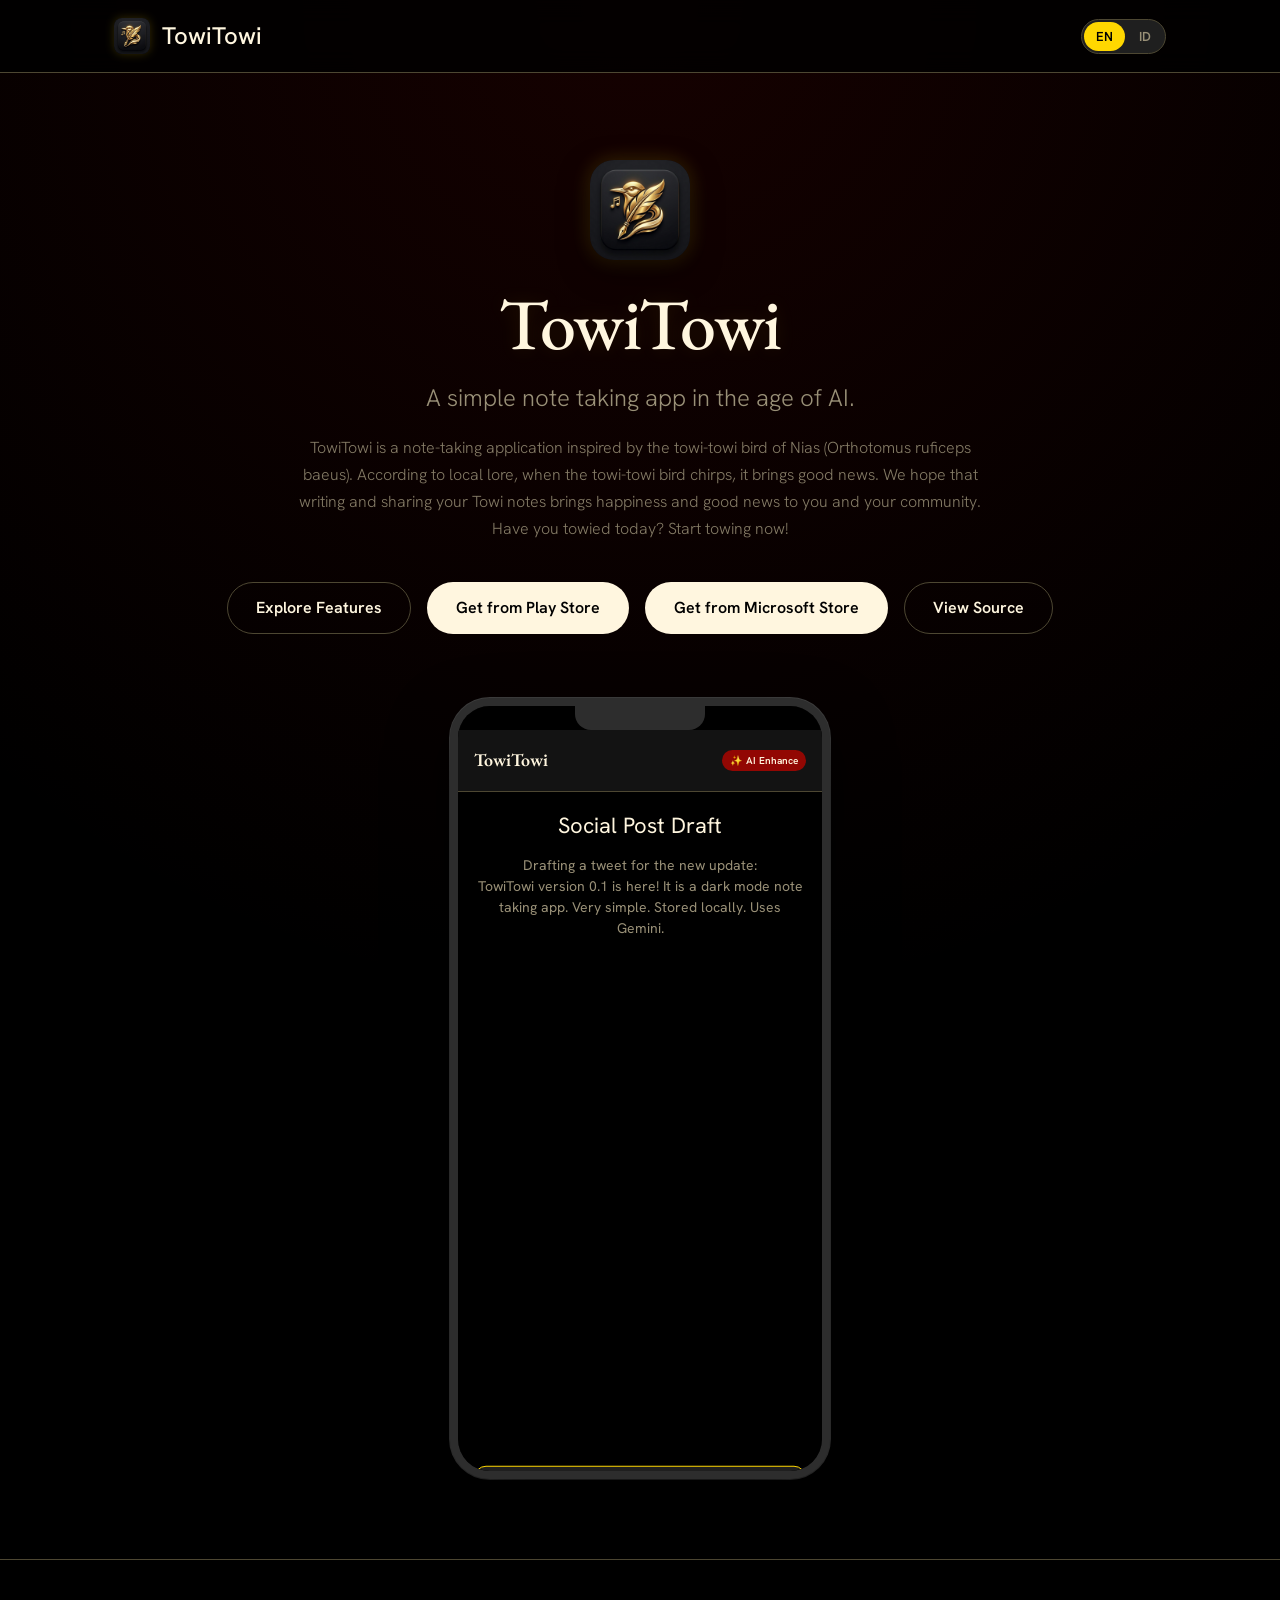
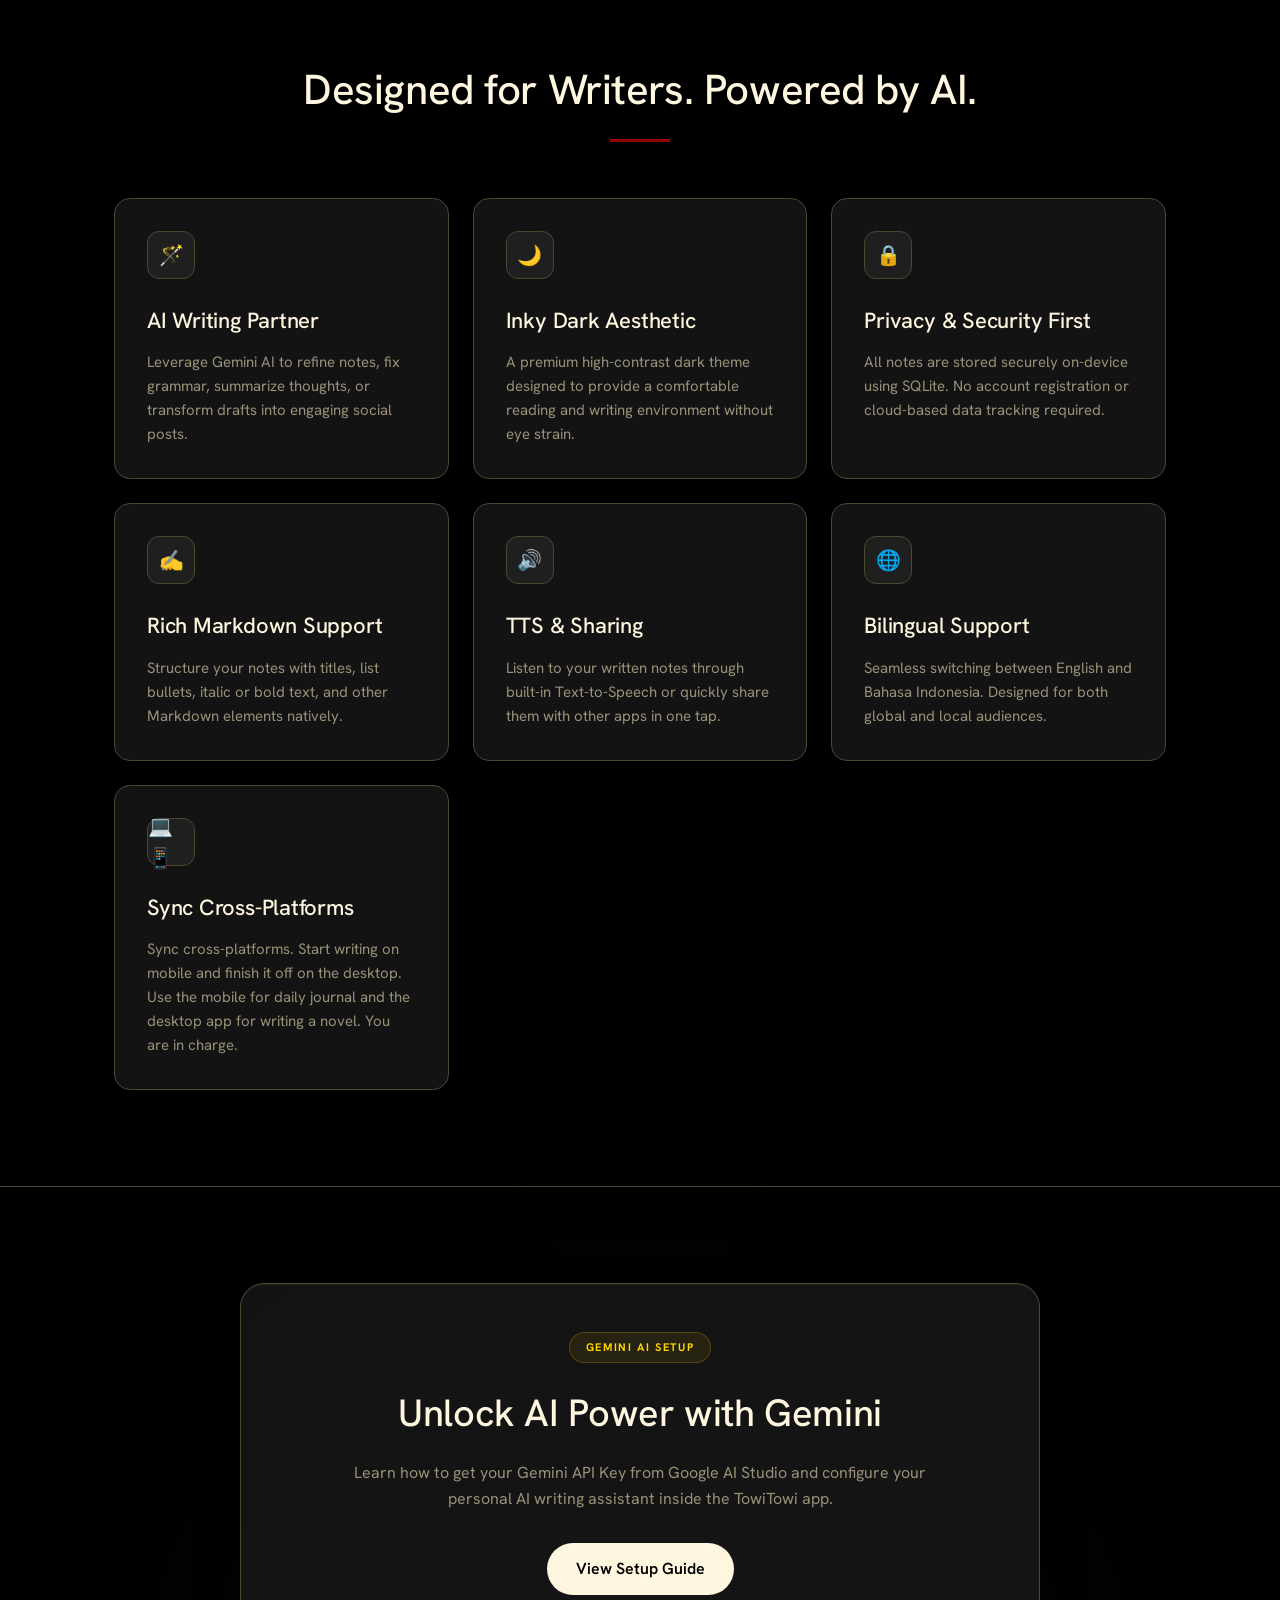
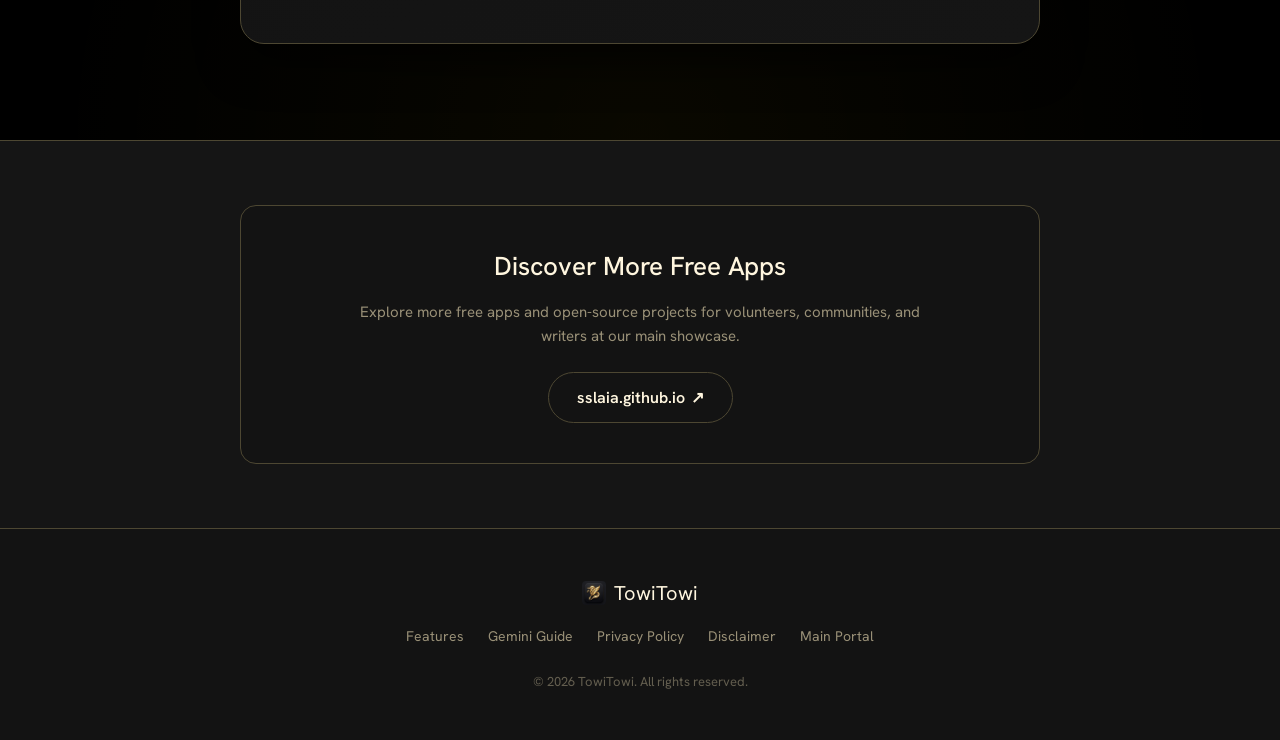
<file: docs/index.html>
<!DOCTYPE html>
<html lang="en">

<head>
  <meta charset="UTF-8">
  <meta name="viewport" content="width=device-width, initial-scale=1.0">
  <title>TowiTowi - AI-Powered Notes</title>
  <link rel="icon" type="image/png" href="towitowi-icon.png">
  <link rel="stylesheet" href="style.css">
</head>

<body>

  <!-- Header -->
  <header>
    <div class="container nav-container">
      <a href="index.html" class="logo-link">
        <img src="towitowi-icon.png" alt="TowiTowi Logo" class="logo-img">
        <span>TowiTowi</span>
      </a>
      <nav class="nav-links">
        <!-- Language Switcher -->
        <div class="lang-selector-container">
          <button class="lang-btn" data-lang="en">EN</button>
          <button class="lang-btn" data-lang="id">ID</button>
        </div>
      </nav>
    </div>
  </header>

  <!-- Hero Section -->
  <section class="section hero">
    <div class="container" style="display: flex; flex-direction: column; align-items: center; justify-content: center;">
      <img src="towitowi-icon.png" alt="TowiTowi Logo" class="hero-logo">
      <h1 class="font-display">TowiTowi</h1>
      <p class="lang-en" style="margin-bottom: 16px;">A simple note taking app in the age of AI.</p>
      <p class="lang-id" style="margin-bottom: 16px;">Aplikasi catatan sederhana di era kecerdasan buatan (AI).</p>
      <p class="lang-en"
        style="font-size: 16px; max-width: 700px; margin: 0 auto 40px auto; opacity: 0.85; line-height: 1.7; font-weight: 300;">
        TowiTowi is a note-taking application inspired by the towi-towi bird of Nias (Orthotomus ruficeps baeus).
        According to local lore, when the towi-towi bird chirps, it brings good news. We hope that writing and sharing
        your Towi notes brings happiness and good news to you and your community. Have you towied today? Start towing
        now!
      </p>
      <p class="lang-id"
        style="font-size: 16px; max-width: 700px; margin: 0 auto 40px auto; opacity: 0.85; line-height: 1.7; font-weight: 300;">
        TowiTowi adalah aplikasi pencatat yang terinspirasi oleh burung towi-towi dari Nias (Orthotomus ruficeps baeus).
        Menurut kepercayaan setempat, kicauan burung towi-towi membawa kabar baik. Kami berharap bahwa menulis dan
        membagikan catatan Towi Anda membagikan kabar baik bagi Anda dan komunitas Anda. Silakan ber-towi hari ini juga!
      </p>

      <div class="cta-group">
        <a href="#features" class="btn btn-secondary">
          <span class="lang-en">Explore Features</span>
          <span class="lang-id">Telusuri Fitur</span>
        </a>
        <a href="https://play.google.com/store/apps/details?id=io.github.sslaia.towitowi" target="_blank" rel="noopener noreferrer" class="btn btn-primary">
          <span class="lang-en">Get from Play Store</span>
          <span class="lang-id">Dapatkan di Play Store</span>
        </a>
        <a href="https://apps.microsoft.com/detail/9n8dpc8pnvhm" target="_blank" rel="noopener noreferrer" class="btn btn-primary">
          <span class="lang-en">Get from Microsoft Store</span>
          <span class="lang-id">Dapatkan di Microsoft Store</span>
        </a>
        <a href="https://github.com/sslaia/towitowi" target="_blank" rel="noopener noreferrer"
          class="btn btn-secondary">
          <span class="lang-en">View Source</span>
          <span class="lang-id">Lihat Kode Sumber</span>
        </a>
      </div>

      <!-- Interactive Phone Mockup -->
      <div class="device-container">
        <div class="device">
          <div class="device-screen">
            <!-- Mock Header -->
            <div class="mock-header">
              <span class="mock-title">TowiTowi</span>
              <div class="mock-actions">
                <button class="mock-btn" id="mock-ai-btn">
                  <span>✨</span>
                  <span class="lang-en" id="btn-text-en">AI Enhance</span>
                  <span class="lang-id" id="btn-text-id">Tingkatkan AI</span>
                </button>
              </div>
            </div>

            <!-- Mock Editor Content -->
            <div class="mock-editor">
              <div class="mock-note-title">
                <span class="lang-en">Social Post Draft</span>
                <span class="lang-id">Draf Postingan Sosmed</span>
              </div>
              <div class="mock-note-body" id="mock-note-body"></div>

              <!-- AI Toast Alert -->
              <div class="mock-ai-toast" id="mock-ai-toast">
                <span class="sparkle-icon">✨</span>
                <span class="toast-text lang-en">Gemini is rewriting your draft...</span>
                <span class="toast-text lang-id">Gemini sedang memformat draf Anda...</span>
              </div>
            </div>
          </div>
        </div>
      </div>
    </div>
  </section>

  <!-- Features Grid -->
  <section id="features" class="section"
    style="background-color: var(--surface-color-low); border-top: 1px solid var(--outline);">
    <div class="container">
      <div style="text-align: center; margin-bottom: 56px;">
        <h2 style="font-size: clamp(32px, 5vw, 42px); margin-bottom: 16px;">
          <span class="lang-en">Designed for Writers. Powered by AI.</span>
          <span class="lang-id">Dirancang untuk Penulis. Ditenagai oleh AI.</span>
        </h2>
        <div style="width: 60px; height: 3px; background-color: var(--accent-red); margin: 0 auto;"></div>
      </div>

      <div class="features-grid">
        <!-- Feature 1 -->
        <div class="feature-card">
          <div class="feature-icon-wrapper">🪄</div>
          <h3>
            <span class="lang-en">AI Writing Partner</span>
            <span class="lang-id">Asisten Menulis AI</span>
          </h3>
          <p class="lang-en">Leverage Gemini AI to refine notes, fix grammar, summarize thoughts, or transform drafts
            into engaging social posts.</p>
          <p class="lang-id">Gunakan Gemini AI untuk menyempurnakan catatan, memperbaiki tata bahasa, merangkum pikiran,
            atau mengubah draf menjadi postingan menarik.</p>
        </div>

        <!-- Feature 2 -->
        <div class="feature-card">
          <div class="feature-icon-wrapper">🌙</div>
          <h3>
            <span class="lang-en">Inky Dark Aesthetic</span>
            <span class="lang-id">Estetika Gelap Inky</span>
          </h3>
          <p class="lang-en">A premium high-contrast dark theme designed to provide a comfortable reading and writing
            environment without eye strain.</p>
          <p class="lang-id">Tema gelap premium dengan kontras tinggi yang dirancang untuk kenyamanan membaca dan
            menulis tanpa membuat mata lelah.</p>
        </div>

        <!-- Feature 3 -->
        <div class="feature-card">
          <div class="feature-icon-wrapper">🔒</div>
          <h3>
            <span class="lang-en">Privacy & Security First</span>
            <span class="lang-id">Privasi & Keamanan Utama</span>
          </h3>
          <p class="lang-en">All notes are stored securely on-device using SQLite. No account registration or
            cloud-based data tracking required.</p>
          <p class="lang-id">Semua catatan disimpan dengan aman di perangkat menggunakan SQLite. Tidak memerlukan
            pendaftaran akun atau pelacakan data cloud.</p>
        </div>

        <!-- Feature 4 -->
        <div class="feature-card">
          <div class="feature-icon-wrapper">✍️</div>
          <h3>
            <span class="lang-en">Rich Markdown Support</span>
            <span class="lang-id">Dukungan Rich Markdown</span>
          </h3>
          <p class="lang-en">Structure your notes with titles, list bullets, italic or bold text, and other Markdown
            elements natively.</p>
          <p class="lang-id">Susun catatan Anda dengan judul, poin daftar, teks miring atau tebal, dan elemen Markdown
            lainnya secara alami.</p>
        </div>

        <!-- Feature 5 -->
        <div class="feature-card">
          <div class="feature-icon-wrapper">🔊</div>
          <h3>
            <span class="lang-en">TTS & Sharing</span>
            <span class="lang-id">TTS & Berbagi</span>
          </h3>
          <p class="lang-en">Listen to your written notes through built-in Text-to-Speech or quickly share them with
            other apps in one tap.</p>
          <p class="lang-id">Dengarkan catatan tertulis Anda melalui Text-to-Speech bawaan atau bagikan dengan mudah ke
            aplikasi lain dalam satu ketukan.</p>
        </div>

        <!-- Feature 6 -->
        <div class="feature-card">
          <div class="feature-icon-wrapper">🌐</div>
          <h3>
            <span class="lang-en">Bilingual Support</span>
            <span class="lang-id">Dukungan Dua Bahasa</span>
          </h3>
          <p class="lang-en">Seamless switching between English and Bahasa Indonesia. Designed for both global and local
            audiences.</p>
          <p class="lang-id">Peralihan mulus antara Bahasa Inggris dan Bahasa Indonesia. Dirancang untuk pengguna lokal
            maupun global.</p>
        </div>

        <!-- Feature 7 -->
        <div class="feature-card">
          <div class="feature-icon-wrapper">💻📱</div>
          <h3>
            <span class="lang-en">Sync Cross-Platforms</span>
            <span class="lang-id">Sinkronisasi Lintas Platform</span>
          </h3>
          <p class="lang-en">Sync cross-platforms. Start writing on mobile and finish it off on the desktop. Use the mobile for daily journal and the desktop app for writing a novel. You are in charge.</p>
          <p class="lang-id">Sinkronisasi lintas platform. Mulai menulis di ponsel dan selesaikan di desktop. Gunakan ponsel untuk jurnal harian dan aplikasi desktop untuk menulis novel. Anda yang memegang kendali.</p>
        </div>
      </div>
    </div>
  </section>
  
  <!-- Guide CTA Section -->
  <section class="guide-cta">
    <div class="container">
      <div class="guide-cta-card">
        <span class="guide-cta-badge">
          <span class="lang-en">Gemini AI Setup</span>
          <span class="lang-id">Pengaturan Gemini AI</span>
        </span>
        <h2>
          <span class="lang-en">Unlock AI Power with Gemini</span>
          <span class="lang-id">Aktifkan Kekuatan AI dengan Gemini</span>
        </h2>
        <p class="lang-en">
          Learn how to get your Gemini API Key from Google AI Studio and configure your personal AI writing assistant inside the TowiTowi app.
        </p>
        <p class="lang-id">
          Pelajari cara mendapatkan Kunci API Gemini dari Google AI Studio dan konfigurasikan asisten menulis AI pribadi Anda di dalam aplikasi TowiTowi.
        </p>
        <a href="guide-en.html" class="btn btn-primary lang-en">View Setup Guide</a>
        <a href="guide-id.html" class="btn btn-primary lang-id">Lihat Panduan Pengaturan</a>
      </div>
    </div>
  </section>

  <!-- More Apps Section -->
  <section class="more-apps-cta">
    <div class="container">
      <div class="more-apps-card">
        <h3>
          <span class="lang-en">Discover More Free Apps</span>
          <span class="lang-id">Temukan Lebih Banyak Aplikasi Gratis</span>
        </h3>
        <p class="lang-en">
          Explore more free apps and open-source projects for volunteers, communities, and writers at our main showcase.
        </p>
        <p class="lang-id">
          Jelajahi lebih banyak aplikasi gratis dan proyek sumber terbuka untuk sukarelawan, komunitas, dan penulis di portal utama kami.
        </p>
        <a href="https://sslaia.github.io" target="_blank" rel="noopener noreferrer" class="btn btn-secondary">
          <span>sslaia.github.io</span>
          <span style="margin-left: 6px;">↗</span>
        </a>
      </div>
    </div>
  </section>

  <!-- Footer -->
  <footer>
    <div class="container">
      <div class="footer-logo">
        <img src="towitowi-icon.png" alt="TowiTowi Logo">
        <span>TowiTowi</span>
      </div>
      <div class="footer-links">
        <a href="#features">
          <span class="lang-en">Features</span>
          <span class="lang-id">Fitur</span>
        </a>
        <a href="guide-en.html" class="lang-en">Gemini Guide</a>
        <a href="guide-id.html" class="lang-id">Panduan Gemini</a>
        <a href="privacy-policy.html">
          <span class="lang-en">Privacy Policy</span>
          <span class="lang-id">Kebijakan Privasi</span>
        </a>
        <a href="disclaimer.html">
          <span class="lang-en">Disclaimer</span>
          <span class="lang-id">Penyangkalan</span>
        </a>
        <a href="https://sslaia.github.io" target="_blank" rel="noopener noreferrer">
          <span class="lang-en">Main Portal</span>
          <span class="lang-id">Portal Utama</span>
        </a>
      </div>
      <p style="font-size: 13px; opacity: 0.6;">
        &copy; 2026 TowiTowi.
        <span class="lang-en">All rights reserved.</span>
        <span class="lang-id">Hak cipta dilindungi undang-undang.</span>
      </p>
    </div>
  </footer>

  <script>
    // ----------------------------------------------------
    // Interactive Phone Mockup Simulator
    // ----------------------------------------------------
    const notesData = {
      en: {
        initial: "Drafting a tweet for the new update:\nTowiTowi version 0.1 is here! It is a dark mode note taking app. Very simple. Stored locally. Uses Gemini.",
        enhanced: "🚀 Introducing TowiTowi 0.1!\n\nA minimalist note-taking app designed for the AI era.\n\n✨ Features:\n• Inky dark aesthetic\n• AI assistance via Gemini\n• Secure local SQLite storage\n\nTry it now! #AI #Productivity #Flutter",
        btnEnhance: "AI Enhance",
        btnReset: "Reset Note"
      },
      id: {
        initial: "Draf tweet untuk pembaruan baru:\nTowiTowi versi 0.1 sudah rilis! Ini aplikasi catatan mode gelap. Sangat sederhana. Disimpan lokal. Pake Gemini.",
        enhanced: "🚀 Memperkenalkan TowiTowi 0.1!\n\nAplikasi catatan minimalis yang dirancang khusus untuk era AI.\n\n✨ Fitur:\n• Estetika mode gelap inky\n• Asisten AI lewat Gemini\n• Penyimpanan SQLite lokal yang aman\n\nCoba sekarang! #AI #Produktivitas #Flutter",
        btnEnhance: "Tingkatkan AI",
        btnReset: "Atur Ulang"
      }
    };

    let isEnhanced = false;
    let isTransitioning = false;
    const mockNoteBody = document.getElementById('mock-note-body');
    const mockAiBtn = document.getElementById('mock-ai-btn');
    const mockAiToast = document.getElementById('mock-ai-toast');
    const btnTextEn = document.getElementById('btn-text-en');
    const btnTextId = document.getElementById('btn-text-id');

    function updateSimulatorLang(lang) {
      if (isTransitioning) return;

      const data = notesData[lang];
      mockNoteBody.textContent = isEnhanced ? data.enhanced : data.initial;

      if (isEnhanced) {
        btnTextEn.textContent = notesData.en.btnReset;
        btnTextId.textContent = notesData.id.btnReset;
      } else {
        btnTextEn.textContent = notesData.en.btnEnhance;
        btnTextId.textContent = notesData.id.btnEnhance;
      }
    }

    // ----------------------------------------------------
    // Language Toggle Handler
    // ----------------------------------------------------
    const langButtons = document.querySelectorAll('.lang-btn');
    const htmlEl = document.documentElement;

    function setLanguage(lang) {
      htmlEl.setAttribute('lang', lang);
      localStorage.setItem('towitowi-lang', lang);

      // Update interactive simulator content based on language
      updateSimulatorLang(lang);
    }

    // Initial Load
    const savedLang = localStorage.getItem('towitowi-lang') || 'en';
    setLanguage(savedLang);

    langButtons.forEach(btn => {
      btn.addEventListener('click', () => {
        const lang = btn.getAttribute('data-lang');
        setLanguage(lang);
      });
    });

    mockAiBtn.addEventListener('click', () => {
      if (isTransitioning) return;

      const currentLang = htmlEl.getAttribute('lang') || 'en';

      if (!isEnhanced) {
        // Run AI Enhance simulation
        isTransitioning = true;
        mockAiBtn.style.opacity = '0.5';
        mockAiToast.classList.add('active');

        setTimeout(() => {
          isEnhanced = true;
          mockNoteBody.style.opacity = '0';

          setTimeout(() => {
            mockNoteBody.textContent = notesData[currentLang].enhanced;
            mockNoteBody.style.opacity = '1';
            mockNoteBody.style.transition = 'opacity 0.5s ease';

            btnTextEn.textContent = notesData.en.btnReset;
            btnTextId.textContent = notesData.id.btnReset;

            mockAiToast.classList.remove('active');
            mockAiBtn.style.opacity = '1';
            isTransitioning = false;
          }, 300);
        }, 1500);

      } else {
        // Reset to initial
        isEnhanced = false;
        mockNoteBody.textContent = notesData[currentLang].initial;

        btnTextEn.textContent = notesData.en.btnEnhance;
        btnTextId.textContent = notesData.id.btnEnhance;
      }
    });

    // Set initial text inside phone screen body
    mockNoteBody.textContent = notesData[savedLang].initial;
  </script>
</body>

</html>
</file>
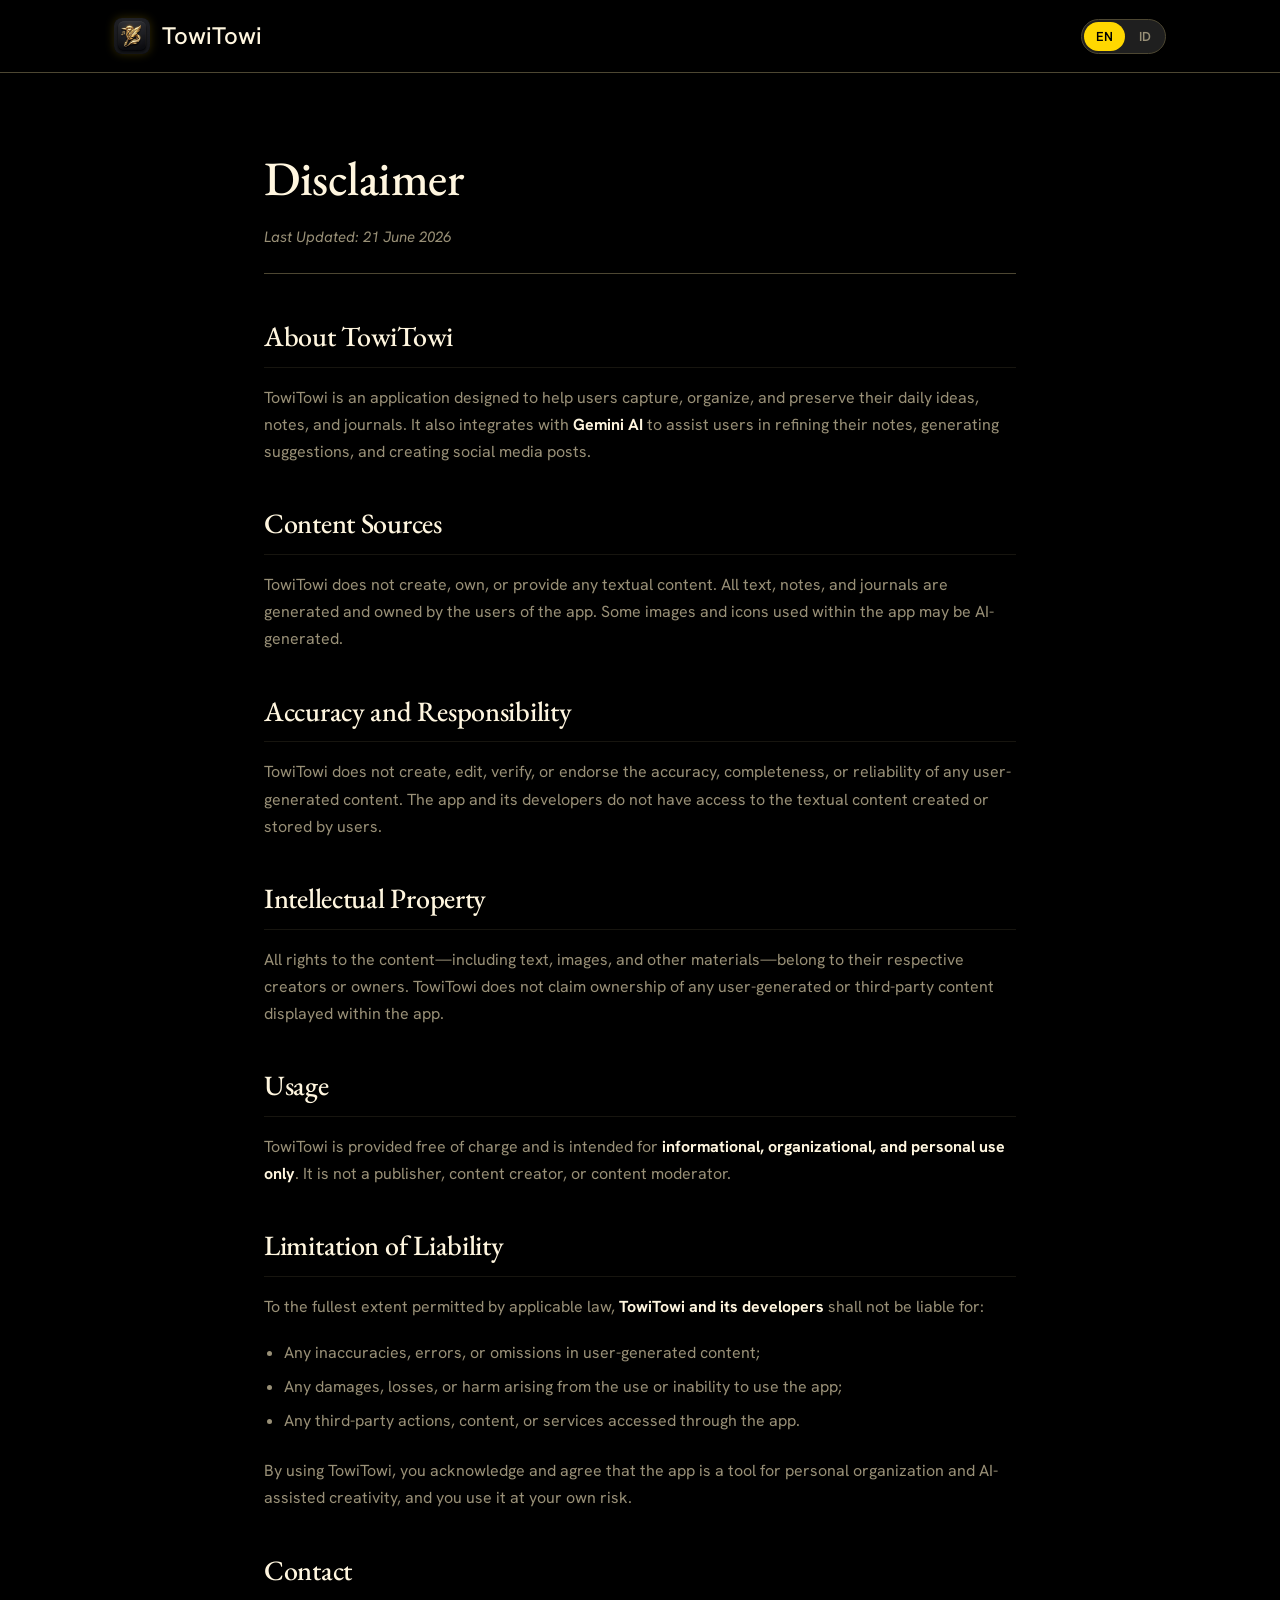
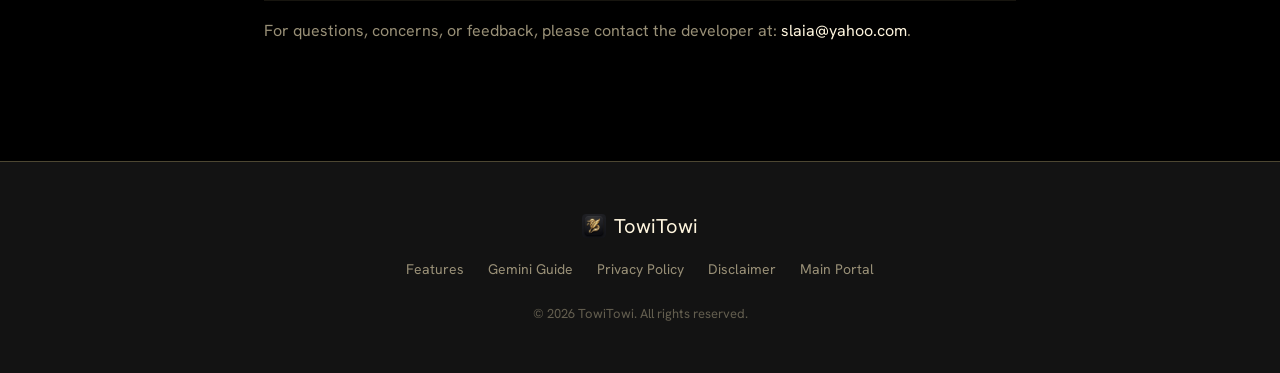
<file: docs/disclaimer.html>
<!DOCTYPE html>
<html lang="en">
<head>
  <meta charset="UTF-8">
  <meta name="viewport" content="width=device-width, initial-scale=1.0">
  <title>Disclaimer - TowiTowi</title>
  <link rel="icon" type="image/png" href="towitowi-icon.png">
  <link rel="stylesheet" href="style.css">
</head>
<body>

  <!-- Header -->
  <header>
    <div class="container nav-container">
      <a href="index.html" class="logo-link">
        <img src="towitowi-icon.png" alt="TowiTowi Logo" class="logo-img">
        <span>TowiTowi</span>
      </a>
      <nav class="nav-links">
        <!-- Language Switcher -->
        <div class="lang-selector-container">
          <button class="lang-btn" data-lang="en">EN</button>
          <button class="lang-btn" data-lang="id">ID</button>
        </div>
      </nav>
    </div>
  </header>

  <!-- Legal Content -->
  <main class="container legal-page">
    <div class="legal-header">
      <h1 class="lang-en">Disclaimer</h1>
      <h1 class="lang-id">Penyangkalan</h1>
      
      <p class="lang-en">Last Updated: 21 June 2026</p>
      <p class="lang-id">Terakhir Diperbarui: 21 Juni 2026</p>
    </div>

    <div class="legal-content">
      <h2 class="lang-en">About TowiTowi</h2>
      <h2 class="lang-id">Tentang TowiTowi</h2>
      <p class="lang-en">
        TowiTowi is an application designed to help users capture, organize, and preserve their daily ideas, notes, and journals.
        It also integrates with <strong>Gemini AI</strong> to assist users in refining their notes, generating suggestions, and creating social media posts.
      </p>
      <p class="lang-id">
        TowiTowi adalah aplikasi yang dirancang untuk membantu pengguna menangkap, mengatur, dan menyimpan ide, catatan, dan jurnal harian mereka.
        Aplikasi ini juga terintegrasi dengan <strong>Gemini AI</strong> untuk membantu pengguna menyempurnakan catatan, menghasilkan saran, dan membuat postingan media sosial.
      </p>

      <h2 class="lang-en">Content Sources</h2>
      <h2 class="lang-id">Sumber Konten</h2>
      <p class="lang-en">
        TowiTowi does not create, own, or provide any textual content. All text, notes, and journals are generated and owned by the users of the app.
        Some images and icons used within the app may be AI-generated.
      </p>
      <p class="lang-id">
        TowiTowi tidak membuat, memiliki, atau menyediakan konten teks apa pun. Semua teks, catatan, dan jurnal dibuat dan dimiliki oleh pengguna aplikasi.
        Beberapa gambar dan ikon yang digunakan dalam aplikasi mungkin dibuat oleh AI.
      </p>

      <h2 class="lang-en">Accuracy and Responsibility</h2>
      <h2 class="lang-id">Akurasi dan Tanggung Jawab</h2>
      <p class="lang-en">
        TowiTowi does not create, edit, verify, or endorse the accuracy, completeness, or reliability of any user-generated content.
        The app and its developers do not have access to the textual content created or stored by users.
      </p>
      <p class="lang-id">
        TowiTowi tidak membuat, mengedit, memverifikasi, atau mendukung akurasi, kelengkapan, atau keandalan konten apa pun yang dibuat oleh pengguna.
        Aplikasi dan pengembangnya tidak memiliki akses ke konten teks yang dibuat atau disimpan oleh pengguna.
      </p>

      <h2 class="lang-en">Intellectual Property</h2>
      <h2 class="lang-id">Kekayaan Intelektual</h2>
      <p class="lang-en">
        All rights to the content—including text, images, and other materials—belong to their respective creators or owners.
        TowiTowi does not claim ownership of any user-generated or third-party content displayed within the app.
      </p>
      <p class="lang-id">
        Semua hak atas konten—termasuk teks, gambar, dan materi lainnya—adalah milik pencipta atau pemiliknya masing-masing.
        TowiTowi tidak mengklaim kepemilikan atas konten buatan pengguna atau pihak ketiga mana pun yang ditampilkan di dalam aplikasi.
      </p>

      <h2 class="lang-en">Usage</h2>
      <h2 class="lang-id">Penggunaan</h2>
      <p class="lang-en">
        TowiTowi is provided free of charge and is intended for <strong>informational, organizational, and personal use only</strong>.
        It is not a publisher, content creator, or content moderator.
      </p>
      <p class="lang-id">
        TowiTowi disediakan secara gratis dan ditujukan untuk <strong>penggunaan informasi, organisasi, dan pribadi saja</strong>.
        Ini bukan penerbit, pembuat konten, atau moderator konten.
      </p>

      <h2 class="lang-en">Limitation of Liability</h2>
      <h2 class="lang-id">Batasan Tanggung Jawab</h2>
      <p class="lang-en">
        To the fullest extent permitted by applicable law, <strong>TowiTowi and its developers</strong> shall not be liable for:
      </p>
      <p class="lang-id">
        Sejauh diizinkan oleh hukum yang berlaku, <strong>TowiTowi dan pengembangnya</strong> tidak bertanggung jawab atas:
      </p>
      <ul>
        <li>
          <span class="lang-en">Any inaccuracies, errors, or omissions in user-generated content;</span>
          <span class="lang-id">Segala ketidakakuratan, kesalahan, atau kelalaian dalam konten buatan pengguna;</span>
        </li>
        <li>
          <span class="lang-en">Any damages, losses, or harm arising from the use or inability to use the app;</span>
          <span class="lang-id">Segala kerusakan, kerugian, atau bahaya yang timbul dari penggunaan atau ketidakmampuan menggunakan aplikasi;</span>
        </li>
        <li>
          <span class="lang-en">Any third-party actions, content, or services accessed through the app.</span>
          <span class="lang-id">Segala tindakan, konten, atau layanan pihak ketiga yang diakses melalui aplikasi.</span>
        </li>
      </ul>
      <p class="lang-en">
        By using TowiTowi, you acknowledge and agree that the app is a tool for personal organization and AI-assisted creativity, and you use it at your own risk.
      </p>
      <p class="lang-id">
        Dengan menggunakan TowiTowi, Anda mengakui dan menyetujui bahwa aplikasi ini adalah alat untuk organisasi pribadi dan kreativitas yang dibantu AI, dan Anda menggunakannya dengan risiko Anda sendiri.
      </p>

      <h2 class="lang-en">Contact</h2>
      <h2 class="lang-id">Kontak</h2>
      <p class="lang-en">
        For questions, concerns, or feedback, please contact the developer at: <a href="mailto:slaia@yahoo.com">slaia@yahoo.com</a>.
      </p>
      <p class="lang-id">
        Untuk pertanyaan, kekhawatiran, atau umpan balik, silakan hubungi pengembang di: <a href="mailto:slaia@yahoo.com">slaia@yahoo.com</a>.
      </p>
    </div>
  </main>

  <!-- Footer -->
  <footer>
    <div class="container">
      <div class="footer-logo">
        <img src="towitowi-icon.png" alt="TowiTowi Logo">
        <span>TowiTowi</span>
      </div>
      <div class="footer-links">
        <a href="index.html#features">
          <span class="lang-en">Features</span>
          <span class="lang-id">Fitur</span>
        </a>
        <a href="guide-en.html" class="lang-en">Gemini Guide</a>
        <a href="guide-id.html" class="lang-id">Panduan Gemini</a>
        <a href="privacy-policy.html">
          <span class="lang-en">Privacy Policy</span>
          <span class="lang-id">Kebijakan Privasi</span>
        </a>
        <a href="disclaimer.html">
          <span class="lang-en">Disclaimer</span>
          <span class="lang-id">Penyangkalan</span>
        </a>
        <a href="https://sslaia.github.io" target="_blank" rel="noopener noreferrer">
          <span class="lang-en">Main Portal</span>
          <span class="lang-id">Portal Utama</span>
        </a>
      </div>
      <p style="font-size: 13px; opacity: 0.6;">
        &copy; 2026 TowiTowi.
        <span class="lang-en">All rights reserved.</span>
        <span class="lang-id">Hak cipta dilindungi undang-undang.</span>
      </p>
    </div>
  </footer>

  <script>
    // Language Toggle Handler
    const langButtons = document.querySelectorAll('.lang-btn');
    const htmlEl = document.documentElement;

    function setLanguage(lang) {
      htmlEl.setAttribute('lang', lang);
      localStorage.setItem('towitowi-lang', lang);
    }

    // Initial Load
    const savedLang = localStorage.getItem('towitowi-lang') || 'en';
    setLanguage(savedLang);

    langButtons.forEach(btn => {
      btn.addEventListener('click', () => {
        const lang = btn.getAttribute('data-lang');
        setLanguage(lang);
      });
    });
  </script>
</body>
</html>
</file>
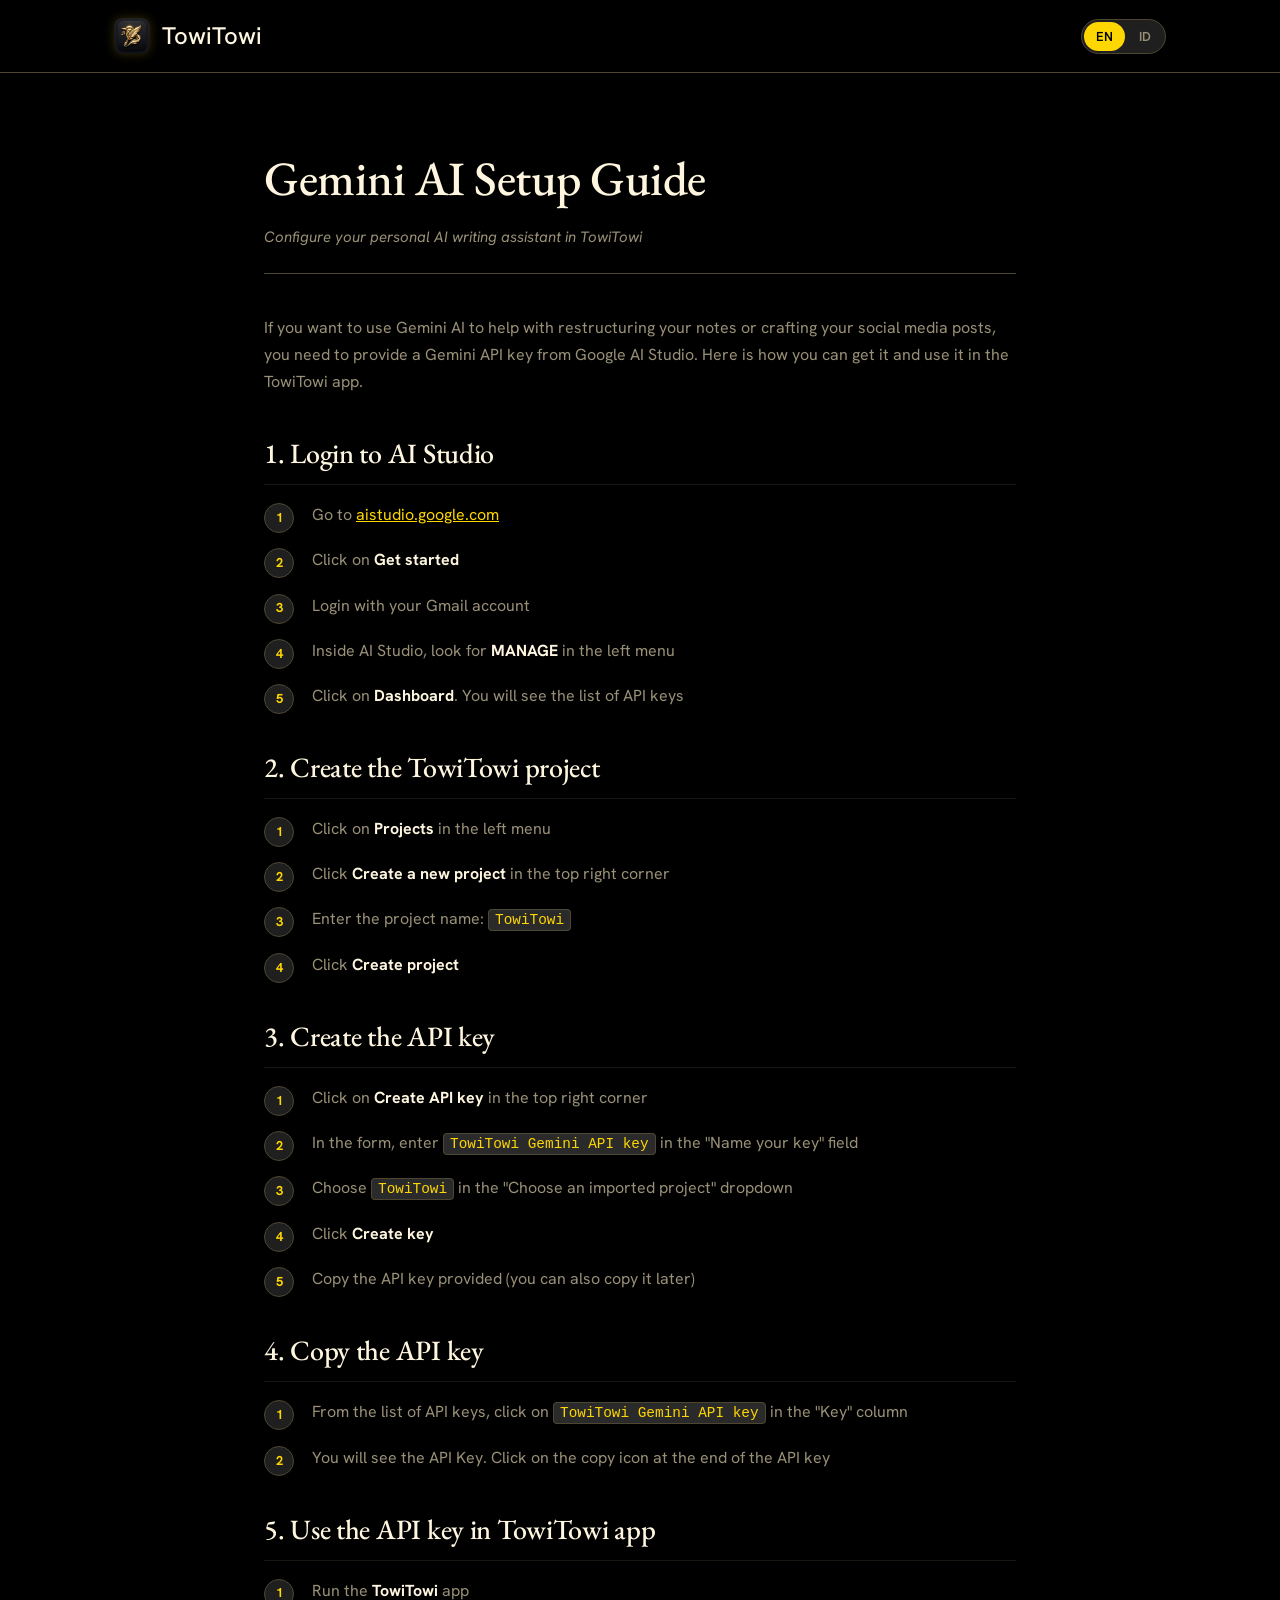
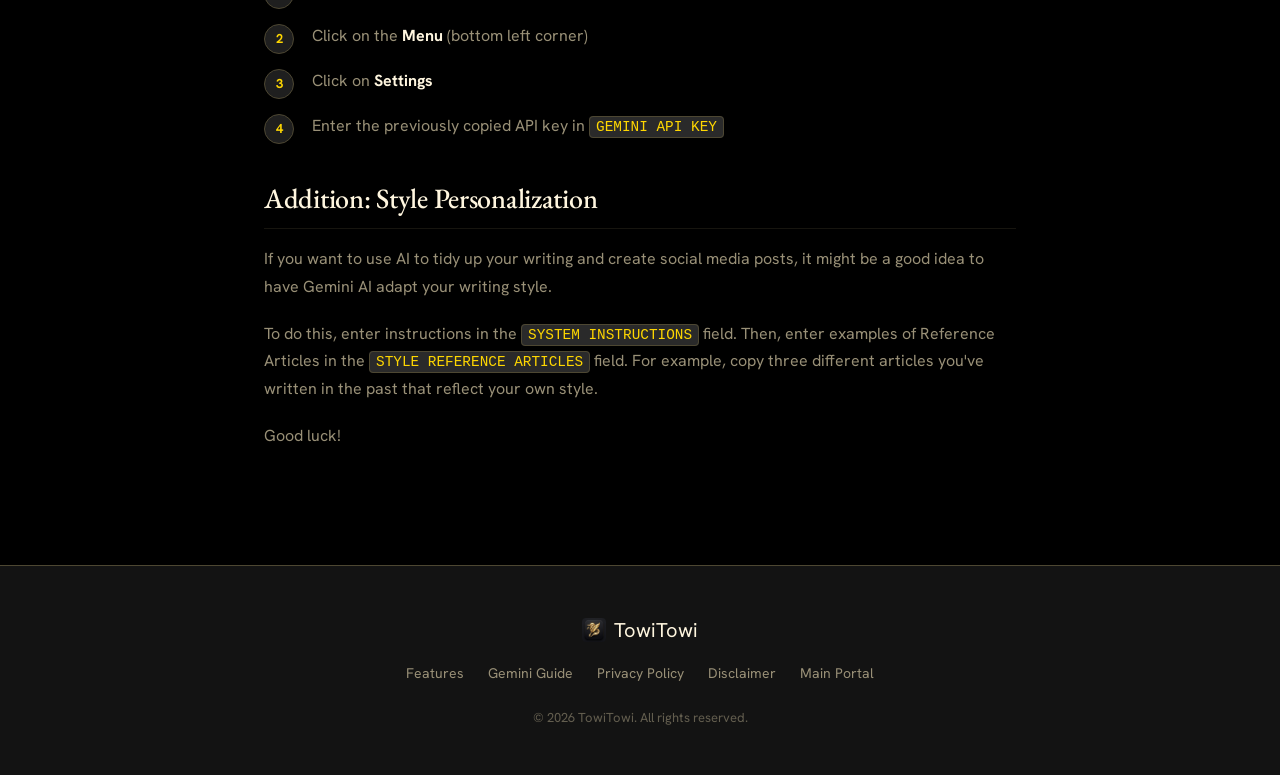
<file: docs/guide-en.html>
<!DOCTYPE html>
<html lang="en">
<head>
  <meta charset="UTF-8">
  <meta name="viewport" content="width=device-width, initial-scale=1.0">
  <title>Gemini AI Setup Guide - TowiTowi</title>
  <link rel="icon" type="image/png" href="towitowi-icon.png">
  <link rel="stylesheet" href="style.css">
</head>
<body>

  <!-- Header -->
  <header>
    <div class="container nav-container">
      <a href="index.html" class="logo-link">
        <img src="towitowi-icon.png" alt="TowiTowi Logo" class="logo-img">
        <span>TowiTowi</span>
      </a>
      <nav class="nav-links">
        <!-- Language Switcher -->
        <div class="lang-selector-container">
          <button class="lang-btn" data-lang="en">EN</button>
          <button class="lang-btn" data-lang="id">ID</button>
        </div>
      </nav>
    </div>
  </header>

  <!-- Main Content -->
  <main class="container legal-page">
    <div class="legal-header">
      <h1>Gemini AI Setup Guide</h1>
      <p>Configure your personal AI writing assistant in TowiTowi</p>
    </div>

    <div class="legal-content">
      <p>
        If you want to use Gemini AI to help with restructuring your notes or crafting your social media posts, you need to provide a Gemini API key from Google AI Studio. Here is how you can get it and use it in the TowiTowi app.
      </p>

      <h2>1. Login to AI Studio</h2>
      <ol>
        <li>Go to <a href="https://aistudio.google.com" target="_blank" rel="noopener noreferrer" class="ext-link">aistudio.google.com</a></li>
        <li>Click on <strong>Get started</strong></li>
        <li>Login with your Gmail account</li>
        <li>Inside AI Studio, look for <strong>MANAGE</strong> in the left menu</li>
        <li>Click on <strong>Dashboard</strong>. You will see the list of API keys</li>
      </ol>

      <h2>2. Create the TowiTowi project</h2>
      <ol>
        <li>Click on <strong>Projects</strong> in the left menu</li>
        <li>Click <strong>Create a new project</strong> in the top right corner</li>
        <li>Enter the project name: <code>TowiTowi</code></li>
        <li>Click <strong>Create project</strong></li>
      </ol>

      <h2>3. Create the API key</h2>
      <ol>
        <li>Click on <strong>Create API key</strong> in the top right corner</li>
        <li>In the form, enter <code>TowiTowi Gemini API key</code> in the "Name your key" field</li>
        <li>Choose <code>TowiTowi</code> in the "Choose an imported project" dropdown</li>
        <li>Click <strong>Create key</strong></li>
        <li>Copy the API key provided (you can also copy it later)</li>
      </ol>

      <h2>4. Copy the API key</h2>
      <ol>
        <li>From the list of API keys, click on <code>TowiTowi Gemini API key</code> in the "Key" column</li>
        <li>You will see the API Key. Click on the copy icon at the end of the API key</li>
      </ol>

      <h2>5. Use the API key in TowiTowi app</h2>
      <ol>
        <li>Run the <strong>TowiTowi</strong> app</li>
        <li>Click on the <strong>Menu</strong> (bottom left corner)</li>
        <li>Click on <strong>Settings</strong></li>
        <li>Enter the previously copied API key in <code>GEMINI API KEY</code></li>
      </ol>

      <h2>Addition: Style Personalization</h2>
      <p>
        If you want to use AI to tidy up your writing and create social media posts, it might be a good idea to have Gemini AI adapt your writing style.
      </p>
      <p>
        To do this, enter instructions in the <code>SYSTEM INSTRUCTIONS</code> field. Then, enter examples of Reference Articles in the <code>STYLE REFERENCE ARTICLES</code> field. For example, copy three different articles you've written in the past that reflect your own style.
      </p>
      <p>
        Good luck!
      </p>
    </div>
  </main>

  <!-- Footer -->
  <footer>
    <div class="container">
      <div class="footer-logo">
        <img src="towitowi-icon.png" alt="TowiTowi Logo">
        <span>TowiTowi</span>
      </div>
      <div class="footer-links">
        <a href="index.html#features">
          <span>Features</span>
        </a>
        <a href="guide-en.html">Gemini Guide</a>
        <a href="privacy-policy.html">
          <span>Privacy Policy</span>
        </a>
        <a href="disclaimer.html">
          <span>Disclaimer</span>
        </a>
        <a href="https://sslaia.github.io" target="_blank" rel="noopener noreferrer">
          <span>Main Portal</span>
        </a>
      </div>
      <p style="font-size: 13px; opacity: 0.6;">
        &copy; 2026 TowiTowi. All rights reserved.
      </p>
    </div>
  </footer>

  <script>
    // Language Toggle / Redirection Handler
    const langButtons = document.querySelectorAll('.lang-btn');
    const htmlEl = document.documentElement;

    function setLanguage(lang) {
      localStorage.setItem('towitowi-lang', lang);
      if (lang === 'id') {
        window.location.href = 'guide-id.html';
      } else {
        htmlEl.setAttribute('lang', lang);
      }
    }

    // Initial Load - if Indonesian is selected, automatically redirect to the Indonesian guide
    const savedLang = localStorage.getItem('towitowi-lang') || 'en';
    if (savedLang === 'id') {
      window.location.href = 'guide-id.html';
    } else {
      setLanguage('en');
    }

    langButtons.forEach(btn => {
      btn.addEventListener('click', () => {
        const lang = btn.getAttribute('data-lang');
        setLanguage(lang);
      });
    });
  </script>
</body>
</html>
</file>
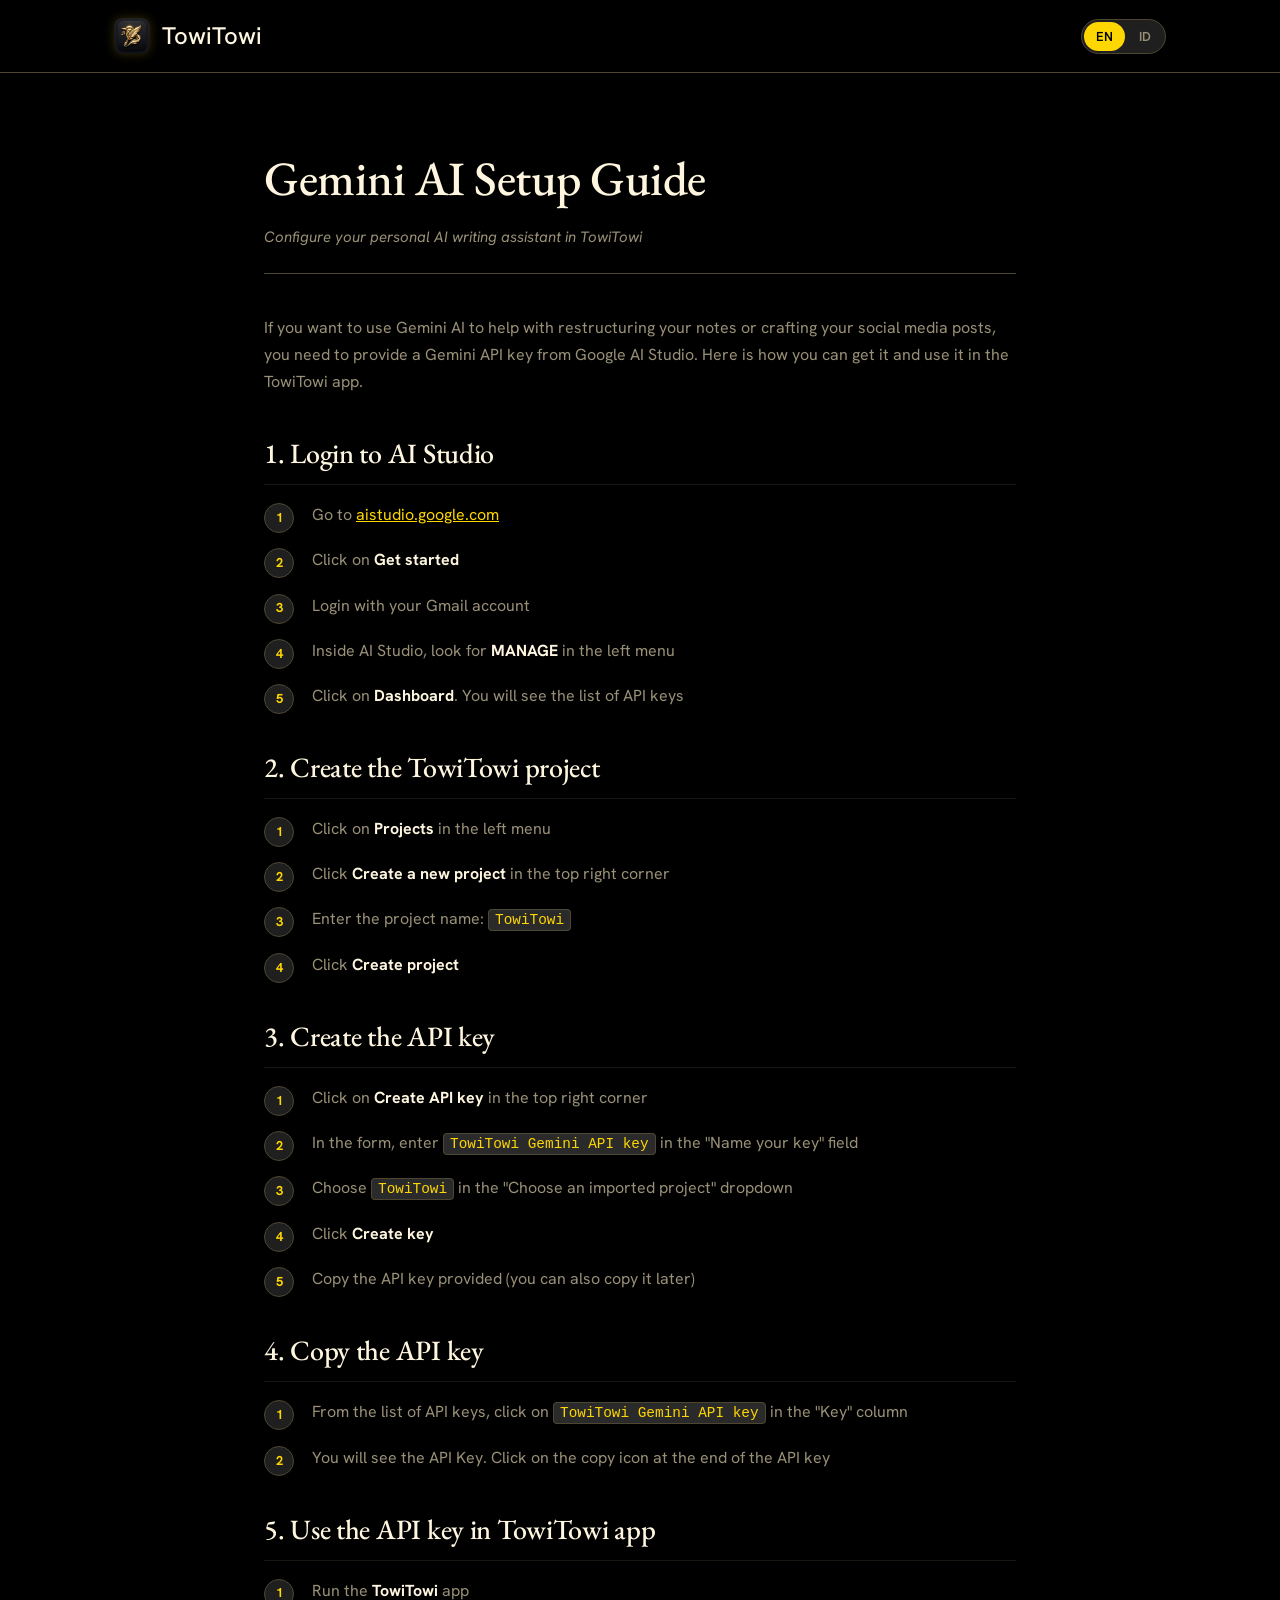
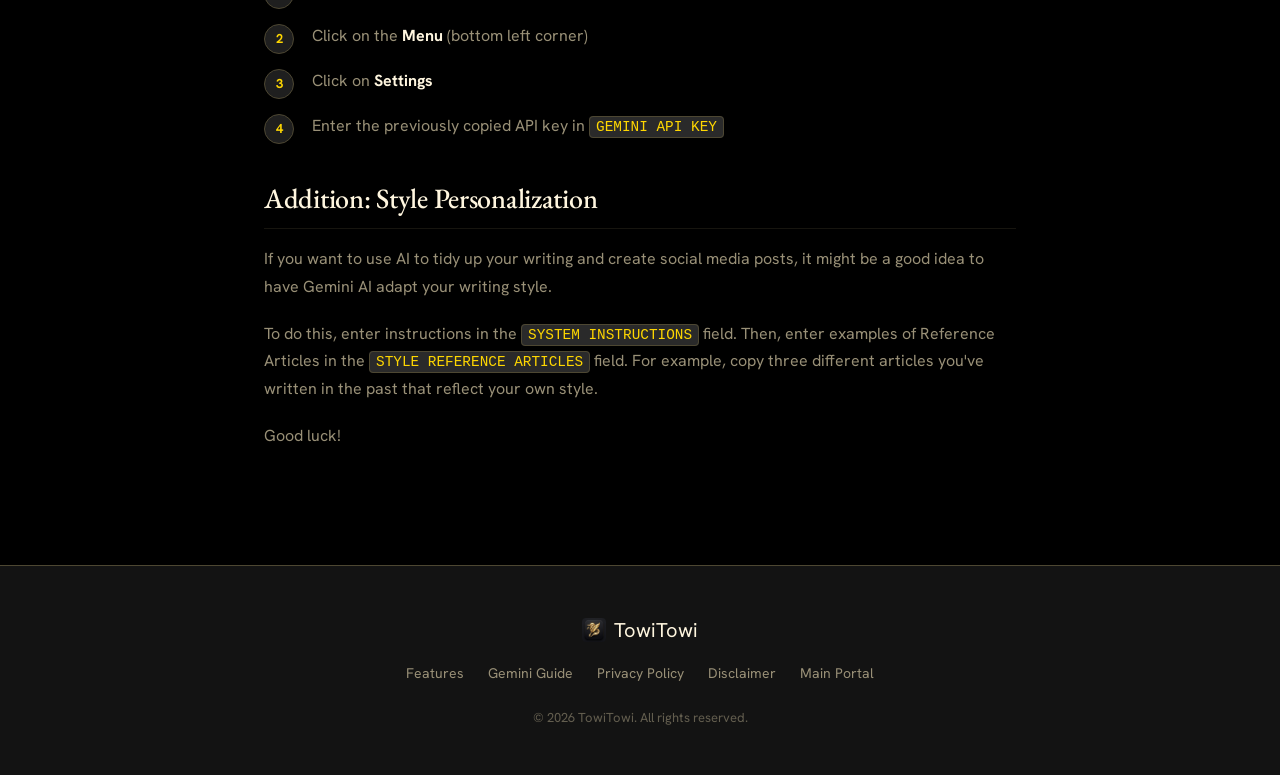
<file: docs/guide-id.html>
<!DOCTYPE html>
<html lang="id">
<head>
  <meta charset="UTF-8">
  <meta name="viewport" content="width=device-width, initial-scale=1.0">
  <title>Panduan Pengaturan Gemini AI - TowiTowi</title>
  <link rel="icon" type="image/png" href="towitowi-icon.png">
  <link rel="stylesheet" href="style.css">
</head>
<body>

  <!-- Header -->
  <header>
    <div class="container nav-container">
      <a href="index.html" class="logo-link">
        <img src="towitowi-icon.png" alt="TowiTowi Logo" class="logo-img">
        <span>TowiTowi</span>
      </a>
      <nav class="nav-links">
        <!-- Language Switcher -->
        <div class="lang-selector-container">
          <button class="lang-btn" data-lang="en">EN</button>
          <button class="lang-btn" data-lang="id">ID</button>
        </div>
      </nav>
    </div>
  </header>

  <!-- Main Content -->
  <main class="container legal-page">
    <div class="legal-header">
      <h1>Panduan Pengaturan Gemini AI</h1>
      <p>Konfigurasikan asisten menulis AI pribadi Anda di TowiTowi</p>
    </div>

    <div class="legal-content">
      <p>
        Bila Anda ingin menggunakan Gemini AI untuk membantu merapikan catatan atau membuat postingan media sosial, Anda memerlukan Kunci API Gemini dari Google AI Studio. Berikut cara mendapatkan dan menggunakannya di aplikasi TowiTowi.
      </p>

      <h2>1. Login ke AI Studio di Browser</h2>
      <ol>
        <li>Buka <a href="https://aistudio.google.com" target="_blank" rel="noopener noreferrer" class="ext-link">aistudio.google.com</a></li>
        <li>Klik tombol <strong>Get started</strong></li>
        <li>Login menggunakan akun Gmail Anda</li>
        <li>Di dalam AI Studio, cari menu <strong>MANAGE</strong> di bilah navigasi sebelah kiri</li>
        <li>Klik menu <strong>Dashboard</strong> untuk melihat daftar Kunci API Anda</li>
      </ol>

      <h2>2. Membuat Proyek TowiTowi</h2>
      <ol>
        <li>Klik menu <strong>Projects</strong> di sebelah kiri</li>
        <li>Klik tombol <strong>Create a new project</strong> di sudut kanan atas</li>
        <li>Masukkan nama proyek: <code>TowiTowi</code></li>
        <li>Klik tombol <strong>Create project</strong></li>
      </ol>

      <h2>3. Membuat Kunci API</h2>
      <ol>
        <li>Klik tombol <strong>Create API key</strong> di sudut kanan atas</li>
        <li>Pada formulir yang muncul, masukkan <code>TowiTowi Gemini API key</code> di bidang "Name your key"</li>
        <li>Pilih <code>TowiTowi</code> pada bagian dropdown "Choose an imported project"</li>
        <li>Klik tombol <strong>Create key</strong></li>
        <li>Salin Kunci API yang ditampilkan (Anda juga dapat menyalinnya nanti)</li>
      </ol>

      <h2>4. Menyalin Kunci API</h2>
      <ol>
        <li>Dari daftar kunci API, klik <code>TowiTowi Gemini API key</code> di kolom "Key"</li>
        <li>Kunci API Anda akan terlihat. Klik ikon salin di ujung kanan Kunci API tersebut</li>
      </ol>

      <h2>5. Memasang Kunci API di Aplikasi TowiTowi</h2>
      <ol>
        <li>Buka aplikasi <strong>TowiTowi</strong> Anda</li>
        <li>Klik <strong>Menu</strong> (ikon di sudut kiri bawah)</li>
        <li>Pilih <strong>Settings</strong> (Setelan)</li>
        <li>Masukkan Kunci API yang sudah Anda salin sebelumnya pada kolom <code>KUNCI API GEMINI</code></li>
      </ol>

      <h2>Tambahan: Personalisasi Gaya Penulisan</h2>
      <p>
        Bila Anda ingin asisten AI merapikan tulisan atau membuat draf postingan dengan gaya penulisan Anda sendiri, Anda dapat meminta Gemini AI untuk menyesuaikannya.
      </p>
      <p>
        Caranya, masukkan petunjuk atau gaya yang Anda inginkan pada kolom <code>INSTRUKSI SISTEM</code>. Kemudian, masukkan contoh tulisan Anda sebelumnya pada kolom <code>ARTIKEL REFERENSI GAYA</code>. Contohnya, salin dan tempel tiga artikel berbeda yang pernah Anda tulis yang mencerminkan gaya khas Anda.
      </p>
      <p>
        Selamat mencoba dan ber-Towi!
      </p>
    </div>
  </main>

  <!-- Footer -->
  <footer>
    <div class="container">
      <div class="footer-logo">
        <img src="towitowi-icon.png" alt="TowiTowi Logo">
        <span>TowiTowi</span>
      </div>
      <div class="footer-links">
        <a href="index.html#features">
          <span>Fitur</span>
        </a>
        <a href="guide-id.html">Panduan Gemini</a>
        <a href="privacy-policy.html">
          <span>Kebijakan Privasi</span>
        </a>
        <a href="disclaimer.html">
          <span>Penyangkalan</span>
        </a>
        <a href="https://sslaia.github.io" target="_blank" rel="noopener noreferrer">
          <span>Portal Utama</span>
        </a>
      </div>
      <p style="font-size: 13px; opacity: 0.6;">
        &copy; 2026 TowiTowi. Hak cipta dilindungi undang-undang.
      </p>
    </div>
  </footer>

  <script>
    // Language Toggle / Redirection Handler
    const langButtons = document.querySelectorAll('.lang-btn');
    const htmlEl = document.documentElement;

    function setLanguage(lang) {
      localStorage.setItem('towitowi-lang', lang);
      if (lang === 'en') {
        window.location.href = 'guide-en.html';
      } else {
        htmlEl.setAttribute('lang', lang);
      }
    }

    // Initial Load - if English is selected, automatically redirect to the English guide
    const savedLang = localStorage.getItem('towitowi-lang') || 'id';
    if (savedLang === 'en') {
      window.location.href = 'guide-en.html';
    } else {
      setLanguage('id');
    }

    langButtons.forEach(btn => {
      btn.addEventListener('click', () => {
        const lang = btn.getAttribute('data-lang');
        setLanguage(lang);
      });
    });
  </script>
</body>
</html>
</file>
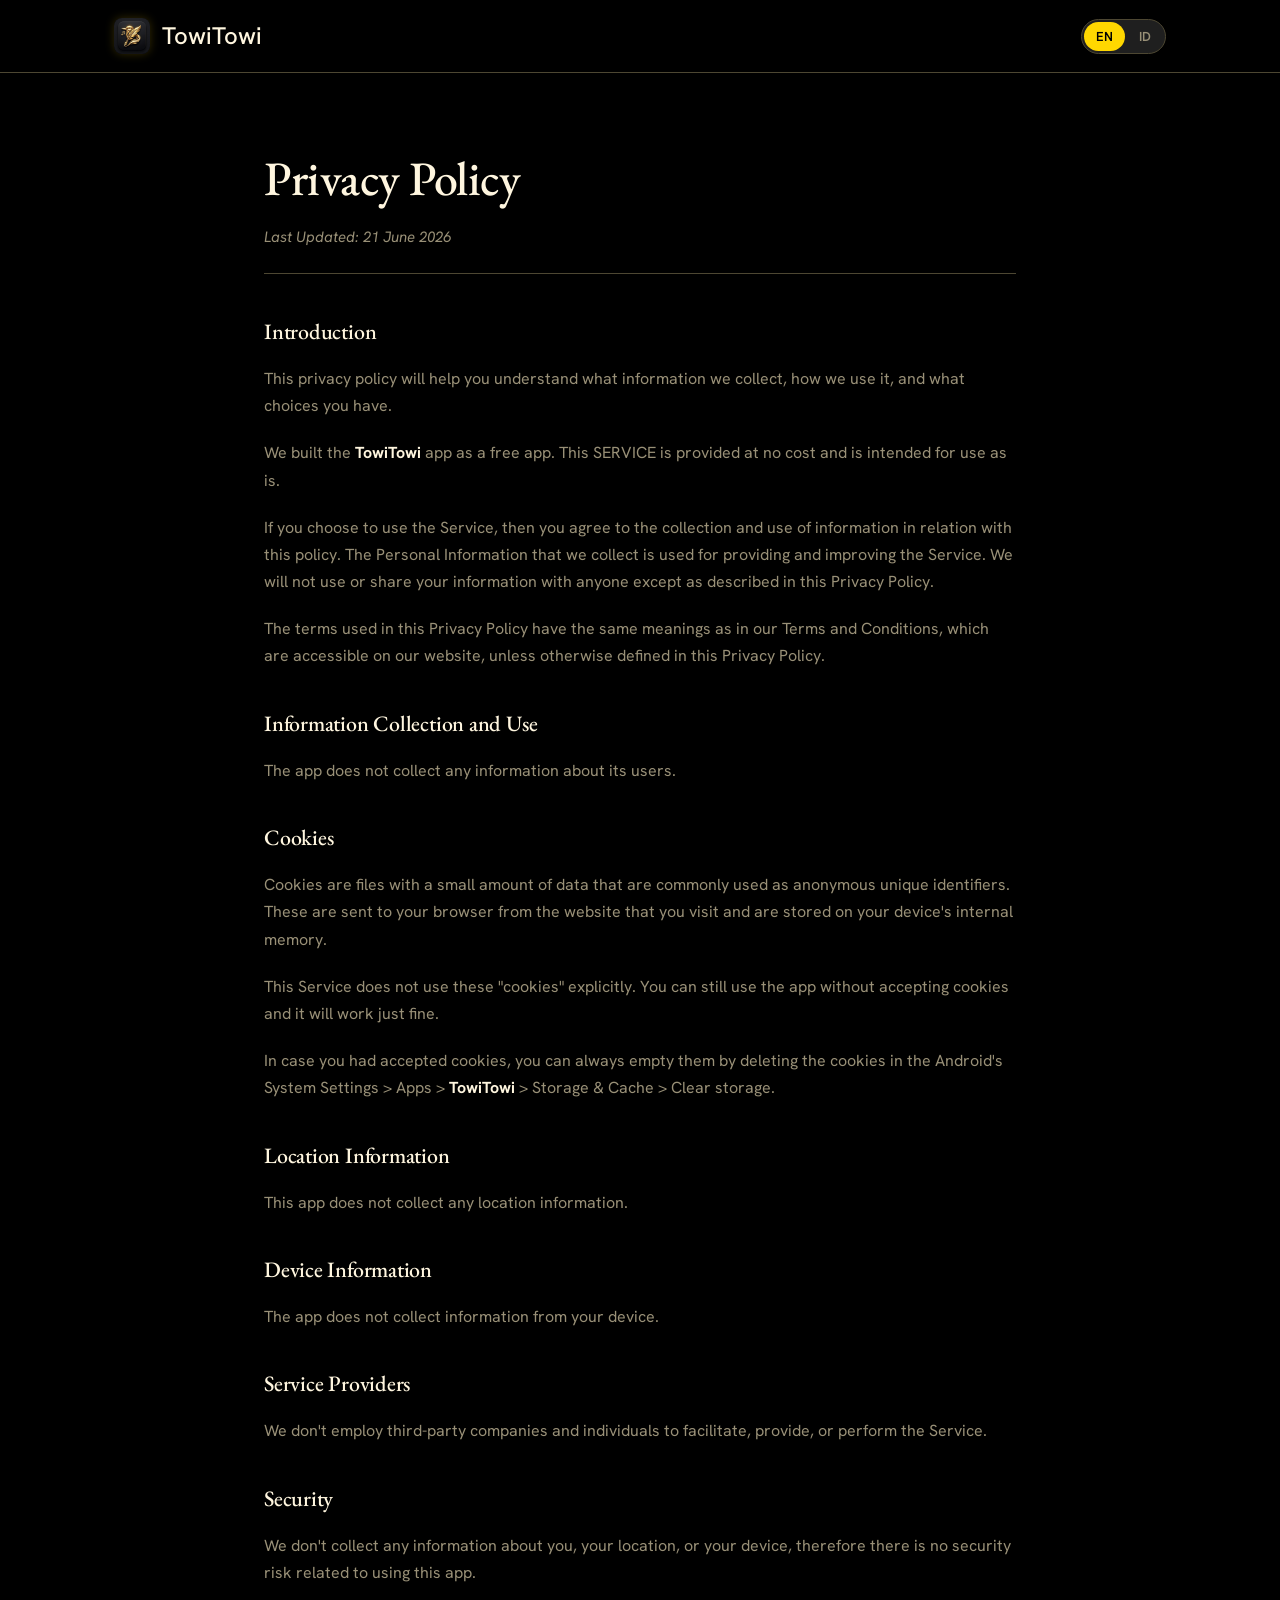
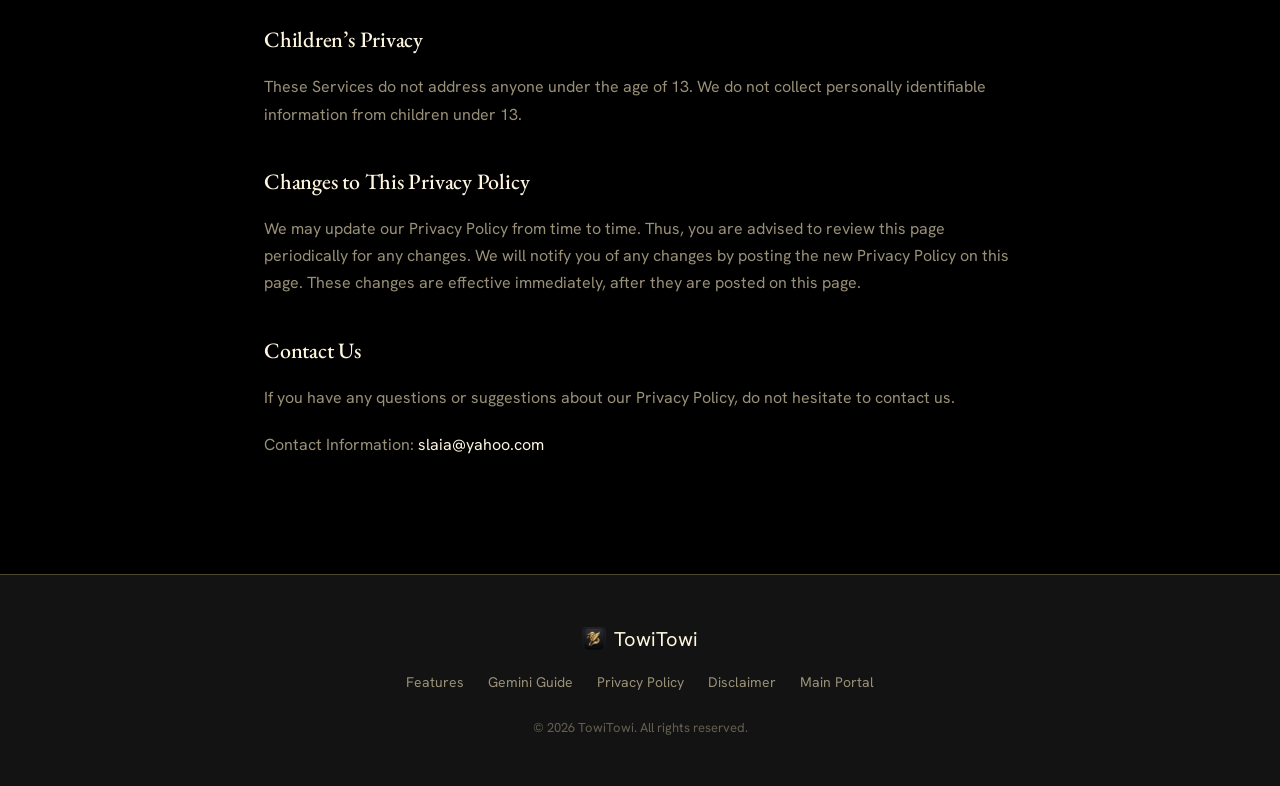
<file: docs/privacy-policy.html>
<!DOCTYPE html>
<html lang="en">
<head>
  <meta charset="UTF-8">
  <meta name="viewport" content="width=device-width, initial-scale=1.0">
  <title>Privacy Policy - TowiTowi</title>
  <link rel="icon" type="image/png" href="towitowi-icon.png">
  <link rel="stylesheet" href="style.css">
</head>
<body>

  <!-- Header -->
  <header>
    <div class="container nav-container">
      <a href="index.html" class="logo-link">
        <img src="towitowi-icon.png" alt="TowiTowi Logo" class="logo-img">
        <span>TowiTowi</span>
      </a>
      <nav class="nav-links">
        <!-- Language Switcher -->
        <div class="lang-selector-container">
          <button class="lang-btn" data-lang="en">EN</button>
          <button class="lang-btn" data-lang="id">ID</button>
        </div>
      </nav>
    </div>
  </header>

  <!-- Legal Content -->
  <main class="container legal-page">
    <div class="legal-header">
      <h1 class="lang-en">Privacy Policy</h1>
      <h1 class="lang-id">Kebijakan Privasi</h1>
      
      <p class="lang-en">Last Updated: 21 June 2026</p>
      <p class="lang-id">Terakhir Diperbarui: 21 Juni 2026</p>
    </div>

    <div class="legal-content">
      <h3 class="lang-en">Introduction</h3>
      <h3 class="lang-id">Pendahuluan</h3>
      <p class="lang-en">
        This privacy policy will help you understand what information we collect, how we use it, and what choices you have.
      </p>
      <p class="lang-id">
        Kebijakan privasi ini akan membantu Anda memahami informasi apa yang kami kumpulkan, bagaimana kami menggunakannya, dan pilihan apa yang Anda miliki.
      </p>
      <p class="lang-en">
        We built the <strong>TowiTowi</strong> app as a free app. This SERVICE is provided at no cost and is intended for use as is.
      </p>
      <p class="lang-id">
        Kami membangun aplikasi <strong>TowiTowi</strong> sebagai aplikasi gratis. LAYANAN ini disediakan tanpa biaya dan dimaksudkan untuk digunakan apa adanya.
      </p>
      <p class="lang-en">
        If you choose to use the Service, then you agree to the collection and use of information in relation with this policy. The Personal Information that we collect is used for providing and improving the Service. We will not use or share your information with anyone except as described in this Privacy Policy.
      </p>
      <p class="lang-id">
        Jika Anda memilih untuk menggunakan Layanan kami, maka Anda menyetujui pengumpulan dan penggunaan informasi sehubungan dengan kebijakan ini. Informasi Pribadi yang kami kumpulkan digunakan untuk menyediakan dan meningkatkan Layanan. Kami tidak akan menggunakan atau membagikan informasi Anda kepada siapa pun kecuali seperti yang dijelaskan dalam Kebijakan Privasi ini.
      </p>
      <p class="lang-en">
        The terms used in this Privacy Policy have the same meanings as in our Terms and Conditions, which are accessible on our website, unless otherwise defined in this Privacy Policy.
      </p>
      <p class="lang-id">
        Istilah yang digunakan dalam Kebijakan Privasi ini memiliki arti yang sama seperti dalam Syarat dan Ketentuan kami, yang dapat diakses di situs web kami, kecuali ditentukan lain dalam Kebijakan Privasi ini.
      </p>

      <h3 class="lang-en">Information Collection and Use</h3>
      <h3 class="lang-id">Pengumpulan dan Penggunaan Informasi</h3>
      <p class="lang-en">
        The app does not collect any information about its users.
      </p>
      <p class="lang-id">
        Aplikasi ini tidak mengumpulkan informasi apa pun tentang penggunanya.
      </p>

      <h3 class="lang-en">Cookies</h3>
      <h3 class="lang-id">Cookie</h3>
      <p class="lang-en">
        Cookies are files with a small amount of data that are commonly used as anonymous unique identifiers. These are sent to your browser from the website that you visit and are stored on your device's internal memory.
      </p>
      <p class="lang-id">
        Cookie adalah file dengan jumlah data kecil yang biasanya digunakan sebagai pengenal unik anonim. Ini dikirim ke browser Anda dari situs web yang Anda kunjungi dan disimpan di memori internal perangkat Anda.
      </p>
      <p class="lang-en">
        This Service does not use these "cookies" explicitly. You can still use the app without accepting cookies and it will work just fine.
      </p>
      <p class="lang-id">
        Layanan ini tidak menggunakan "cookie" ini secara eksplisit. Anda masih dapat menggunakan aplikasi tanpa menerima cookie dan aplikasi akan berfungsi dengan baik.
      </p>
      <p class="lang-en">
        In case you had accepted cookies, you can always empty them by deleting the cookies in the Android's System Settings &gt; Apps &gt; <strong>TowiTowi</strong> &gt; Storage &amp; Cache &gt; Clear storage.
      </p>
      <p class="lang-id">
        Jika Anda telah menerima cookie, Anda selalu dapat mengosongkannya dengan menghapus cookie di Pengaturan Sistem Android &gt; Aplikasi &gt; <strong>TowiTowi</strong> &gt; Penyimpanan &amp; Cache &gt; Hapus penyimpanan.
      </p>

      <h3 class="lang-en">Location Information</h3>
      <h3 class="lang-id">Informasi Lokasi</h3>
      <p class="lang-en">
        This app does not collect any location information.
      </p>
      <p class="lang-id">
        Aplikasi ini tidak mengumpulkan informasi lokasi apa pun.
      </p>

      <h3 class="lang-en">Device Information</h3>
      <h3 class="lang-id">Informasi Perangkat</h3>
      <p class="lang-en">
        The app does not collect information from your device.
      </p>
      <p class="lang-id">
        Aplikasi ini tidak mengumpulkan informasi dari perangkat Anda.
      </p>

      <h3 class="lang-en">Service Providers</h3>
      <h3 class="lang-id">Penyedia Layanan</h3>
      <p class="lang-en">
        We don't employ third-party companies and individuals to facilitate, provide, or perform the Service.
      </p>
      <p class="lang-id">
        Kami tidak mempekerjakan perusahaan dan individu pihak ketiga untuk memfasilitasi, menyediakan, atau menjalankan Layanan.
      </p>

      <h3 class="lang-en">Security</h3>
      <h3 class="lang-id">Keamanan</h3>
      <p class="lang-en">
        We don't collect any information about you, your location, or your device, therefore there is no security risk related to using this app.
      </p>
      <p class="lang-id">
        Kami tidak mengumpulkan informasi apa pun tentang Anda, lokasi Anda, dan perangkat Anda, oleh karena itu tidak ada risiko keamanan terkait dengan penggunaan aplikasi ini.
      </p>

      <h3 class="lang-en">Children’s Privacy</h3>
      <h3 class="lang-id">Privasi Anak-anak</h3>
      <p class="lang-en">
        These Services do not address anyone under the age of 13. We do not collect personally identifiable information from children under 13.
      </p>
      <p class="lang-id">
        Layanan ini tidak ditujukan kepada siapa pun di bawah usia 13 tahun. Kami tidak mengumpulkan informasi identifikasi pribadi dari anak-anak di bawah 13 tahun.
      </p>

      <h3 class="lang-en">Changes to This Privacy Policy</h3>
      <h3 class="lang-id">Perubahan pada Kebijakan Privasi Ini</h3>
      <p class="lang-en">
        We may update our Privacy Policy from time to time. Thus, you are advised to review this page periodically for any changes. We will notify you of any changes by posting the new Privacy Policy on this page. These changes are effective immediately, after they are posted on this page.
      </p>
      <p class="lang-id">
        Kami dapat memperbarui Kebijakan Privasi kami dari waktu ke waktu. Oleh karena itu, Anda disarankan untuk meninjau halaman ini secara berkala untuk setiap perubahan. Kami akan memberi tahu Anda tentang perubahan apa pun dengan memposting Kebijakan Privasi baru di halaman ini. Perubahan ini berlaku segera, setelah diposting di halaman ini.
      </p>

      <h3 class="lang-en">Contact Us</h3>
      <h3 class="lang-id">Hubungi Kami</h3>
      <p class="lang-en">
        If you have any questions or suggestions about our Privacy Policy, do not hesitate to contact us.
      </p>
      <p class="lang-id">
        Jika Anda memiliki pertanyaan atau saran tentang Kebijakan Privasi kami, jangan ragu untuk menghubungi kami.
      </p>
      <p class="lang-en">
        Contact Information: <a href="mailto:slaia@yahoo.com">slaia@yahoo.com</a>
      </p>
      <p class="lang-id">
        Informasi Kontak: <a href="mailto:slaia@yahoo.com">slaia@yahoo.com</a>
      </p>
    </div>
  </main>

  <!-- Footer -->
  <footer>
    <div class="container">
      <div class="footer-logo">
        <img src="towitowi-icon.png" alt="TowiTowi Logo">
        <span>TowiTowi</span>
      </div>
      <div class="footer-links">
        <a href="index.html#features">
          <span class="lang-en">Features</span>
          <span class="lang-id">Fitur</span>
        </a>
        <a href="guide-en.html" class="lang-en">Gemini Guide</a>
        <a href="guide-id.html" class="lang-id">Panduan Gemini</a>
        <a href="privacy-policy.html">
          <span class="lang-en">Privacy Policy</span>
          <span class="lang-id">Kebijakan Privasi</span>
        </a>
        <a href="disclaimer.html">
          <span class="lang-en">Disclaimer</span>
          <span class="lang-id">Penyangkalan</span>
        </a>
        <a href="https://sslaia.github.io" target="_blank" rel="noopener noreferrer">
          <span class="lang-en">Main Portal</span>
          <span class="lang-id">Portal Utama</span>
        </a>
      </div>
      <p style="font-size: 13px; opacity: 0.6;">
        &copy; 2026 TowiTowi.
        <span class="lang-en">All rights reserved.</span>
        <span class="lang-id">Hak cipta dilindungi undang-undang.</span>
      </p>
    </div>
  </footer>

  <script>
    // Language Toggle Handler
    const langButtons = document.querySelectorAll('.lang-btn');
    const htmlEl = document.documentElement;

    function setLanguage(lang) {
      htmlEl.setAttribute('lang', lang);
      localStorage.setItem('towitowi-lang', lang);
    }

    // Initial Load
    const savedLang = localStorage.getItem('towitowi-lang') || 'en';
    setLanguage(savedLang);

    langButtons.forEach(btn => {
      btn.addEventListener('click', () => {
        const lang = btn.getAttribute('data-lang');
        setLanguage(lang);
      });
    });
  </script>
</body>
</html>
</file>
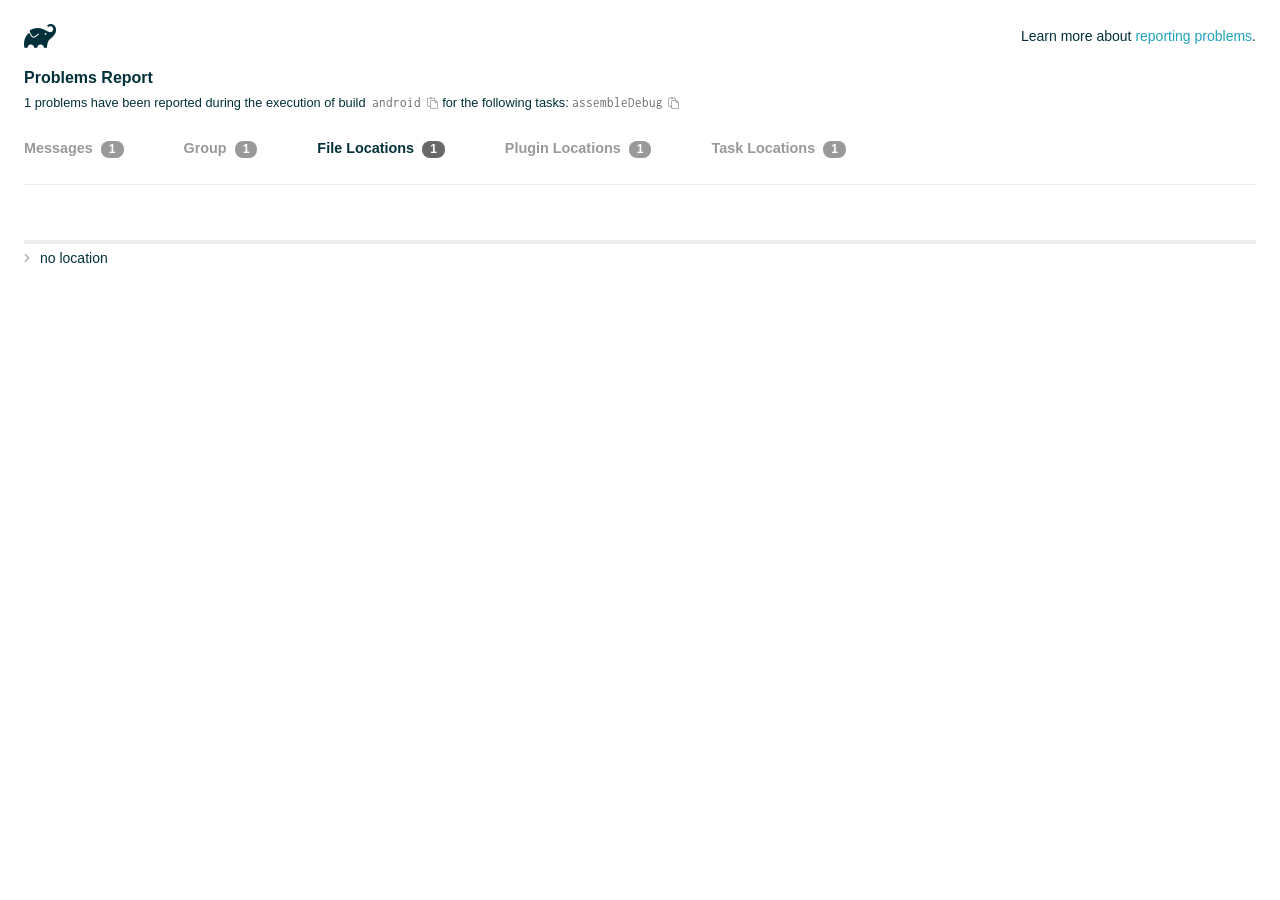
<file: android/build/reports/problems/problems-report.html>
<!DOCTYPE html>

<html lang="en">
<head>
    <!-- Required meta tags -->
    <meta charset="utf-8">
    <meta name="viewport" content="width=device-width, initial-scale=1, shrink-to-fit=no">

                    <style type="text/css">
                /*! normalize.css v7.0.0 | MIT License | github.com/necolas/normalize.css */
html {
    line-height: 1.15;
    -ms-text-size-adjust: 100%;
    -webkit-text-size-adjust: 100%
}

body {
    margin: 0
}

article, aside, footer, header, nav, section {
    display: block
}

h1 {
    font-size: 2em;
    margin: .67em 0
}

figcaption, figure, main {
    display: block
}

figure {
    margin: 1em 40px
}

hr {
    box-sizing: content-box;
    height: 0;
    overflow: visible
}

pre {
    font-family: monospace, monospace;
    font-size: 1em
}

a {
    background-color: transparent;
    -webkit-text-decoration-skip: objects
}

abbr[title] {
    border-bottom: none;
    text-decoration: underline;
    text-decoration: underline dotted
}

b, strong {
    font-weight: inherit
}

b, strong {
    font-weight: bolder
}

code, kbd, samp {
    font-family: monospace, monospace;
    font-size: 1em
}

dfn {
    font-style: italic
}

mark {
    background-color: #ff0;
    color: #000
}

small {
    font-size: 80%
}

sub, sup {
    font-size: 75%;
    line-height: 0;
    position: relative;
    vertical-align: baseline
}

sub {
    bottom: -.25em
}

sup {
    top: -.5em
}

audio, video {
    display: inline-block
}

audio:not([controls]) {
    display: none;
    height: 0
}

img {
    border-style: none
}

svg:not(:root) {
    overflow: hidden
}

button, input, optgroup, select, textarea {
    font-family: sans-serif;
    font-size: 100%;
    line-height: 1.15;
    margin: 0
}

button, input {
    overflow: visible
}

button, select {
    text-transform: none
}

[type=reset], [type=submit], button, html [type=button] {
    -webkit-appearance: button
}

[type=button]::-moz-focus-inner, [type=reset]::-moz-focus-inner, [type=submit]::-moz-focus-inner, button::-moz-focus-inner {
    border-style: none;
    padding: 0
}

[type=button]:-moz-focusring, [type=reset]:-moz-focusring, [type=submit]:-moz-focusring, button:-moz-focusring {
    outline: 1px dotted ButtonText
}

fieldset {
    padding: .35em .75em .625em
}

legend {
    box-sizing: border-box;
    color: inherit;
    display: table;
    max-width: 100%;
    padding: 0;
    white-space: normal
}

progress {
    display: inline-block;
    vertical-align: baseline
}

textarea {
    overflow: auto
}

[type=checkbox], [type=radio] {
    box-sizing: border-box;
    padding: 0
}

[type=number]::-webkit-inner-spin-button, [type=number]::-webkit-outer-spin-button {
    height: auto
}

[type=search] {
    -webkit-appearance: textfield;
    outline-offset: -2px
}

[type=search]::-webkit-search-cancel-button, [type=search]::-webkit-search-decoration {
    -webkit-appearance: none
}

::-webkit-file-upload-button {
    -webkit-appearance: button;
    font: inherit
}

details, menu {
    display: block
}

summary {
    display: list-item
}

canvas {
    display: inline-block
}

template {
    display: none
}

[hidden] {
    display: none
}

/* configuration cache styles */

.report-wrapper {
    margin: 0;
    padding: 0 24px;
}

.gradle-logo {
    width: 32px;
    height: 24px;
    background-image: url("[data-uri]");
    background-size: contain;
}

.header {
    display: flex;
    flex-wrap: wrap;
    position: fixed;
    top: 0;
    left: 0;
    width: 100%;
    padding: 24px 24px 0 24px;
    background-color: white;
    z-index: 1;
}

.learn-more {
    margin-left: auto;
    align-self: center;
    font-size: 0.875rem;
    font-weight: normal;
}

.title {
    display: flex;
    align-items: center;
    padding: 18px 0 24px 0;
    flex: 1 0 100%;
}

.content {
    font-size: 0.875rem;
    padding: 240px 0 48px;
    overflow-x: auto;
    white-space: nowrap;
}

.content ol:first-of-type {
    margin: 0;
}

.tree-btn {
    cursor: pointer;
    display: inline-block;
    width: 16px;
    height: 16px;
    background-size: contain;
    background-repeat: no-repeat;
    vertical-align: middle;
    margin-top: -0.2em;
}

.tree-btn.collapsed {
    background-image: url('data:image/svg+xml;utf8,<svg xmlns="http://www.w3.org/2000/svg" viewBox="0 0 192 512"><path d="M166.9 264.5l-117.8 116c-4.7 4.7-12.3 4.7-17 0l-7.1-7.1c-4.7-4.7-4.7-12.3 0-17L127.3 256 25.1 155.6c-4.7-4.7-4.7-12.3 0-17l7.1-7.1c4.7-4.7 12.3-4.7 17 0l117.8 116c4.6 4.7 4.6 12.3-.1 17z" fill="%23999999" stroke="%23999999"/></svg>');
}

.tree-btn.expanded {
    background-image: url('data:image/svg+xml;utf8,<svg xmlns="http://www.w3.org/2000/svg" viewBox="0 0 256 512"><path d="M119.5 326.9L3.5 209.1c-4.7-4.7-4.7-12.3 0-17l7.1-7.1c4.7-4.7 12.3-4.7 17 0L128 287.3l100.4-102.2c4.7-4.7 12.3-4.7 17 0l7.1 7.1c4.7 4.7 4.7 12.3 0 17L136.5 327c-4.7 4.6-12.3 4.6-17-.1z" fill="%23999999" stroke="%23999999"/></svg>');
}

ul .tree-btn {
    margin-right: 3px;
}

.leaf-icon {
    display: inline-block;
    width: 16px;
    height: 16px;
    background-image: url('data:image/svg+xml;utf8,<svg xmlns="http://www.w3.org/2000/svg" viewBox="0 0 256 512"><path d="M32 256 H224" stroke="%23999999" stroke-width="48" stroke-linecap="round"/></svg>');
    background-size: contain;
    background-repeat: no-repeat;
    vertical-align: middle;
    margin-top: -0.2em;
}

.invisible-text {
    user-select: all; /* Allow the text to be selectable */
    color: transparent; /* Hide the text */
    text-indent: -9999px; /* Move the text out of view */
    position: relative;
    white-space: pre; /* Preserve meaningful whitespace in the invisible text for copying */
}

.text-for-copy {
    display: inline-block;
}

.enum-icon {
    display: inline-block;
    width: 16px;
    height: 16px;
    background-image: url('data:image/svg+xml;utf8,<svg xmlns="http://www.w3.org/2000/svg" viewBox="0 0 1024 1024"><circle cx="512" cy="512" r="200" /></svg>');
    background-size: contain;
    background-repeat: no-repeat;
    vertical-align: middle;
    margin-inline-start: 0.5ex;
    margin-inline-end: 0.5ex;
    margin-top: -0.2em;
}

.error-icon {
    display: inline-block;
    width: 16px;
    height: 16px;
    background-image: url('data:image/svg+xml;utf8,<svg xmlns="http://www.w3.org/2000/svg" viewBox="0 0 320 512"><path d="M193.94 256L296.5 153.44l21.15-21.15c3.12-3.12 3.12-8.19 0-11.31l-22.63-22.63c-3.12-3.12-8.19-3.12-11.31 0L160 222.06 36.29 98.34c-3.12-3.12-8.19-3.12-11.31 0L2.34 120.97c-3.12 3.12-3.12 8.19 0 11.31L126.06 256 2.34 379.71c-3.12 3.12-3.12 8.19 0 11.31l22.63 22.63c3.12 3.12 8.19 3.12 11.31 0L160 289.94 262.56 392.5l21.15 21.15c3.12 3.12 8.19 3.12 11.31 0l22.63-22.63c3.12-3.12 3.12-8.19 0-11.31L193.94 256z" fill="%23FC461E" stroke="%23FC461E"/></svg>');
    background-size: contain;
    background-repeat: no-repeat;
    vertical-align: middle;
    margin-inline-start: 0.5ex;
    margin-inline-end: 0.5ex;
    margin-top: -0.2em;
}

.advice-icon {
    display: inline-block;
    width: 16px;
    height: 16px;
    background-image: url('data:image/svg+xml;utf8,<svg width="800px" height="800px" viewBox="-4.93 0 122.88 122.88" version="1.1" id="Layer_1" xmlns="http://www.w3.org/2000/svg" xmlns:xlink="http://www.w3.org/1999/xlink"  style="enable-background:new 0 0 113.01 122.88" xml:space="preserve"><g><path d="M44.13,102.06c-1.14,0.03-2.14-0.81-2.3-1.96c-0.17-1.2,0.64-2.31,1.82-2.54c-1.3-7.37-4.85-11.43-8.6-15.72 c-2.92-3.34-5.95-6.81-8.34-11.92c-2.35-5.03-3.64-10.23-3.6-15.63c0.05-5.4,1.42-10.96,4.4-16.71c0.02-0.04,0.04-0.07,0.06-0.11 l0,0c3.91-6.62,9.38-11.04,15.47-13.52c5.11-2.09,10.66-2.8,16.1-2.3c5.42,0.5,10.73,2.2,15.37,4.94 c5.9,3.49,10.75,8.67,13.42,15.21c1.44,3.54,2.42,7.49,2.54,11.82c0.12,4.31-0.62,8.96-2.61,13.88 c-2.66,6.59-6.18,10.68-9.47,14.51c-3.03,3.53-5.85,6.81-7.42,11.84c0.89,0.21,1.59,0.94,1.73,1.9c0.17,1.24-0.7,2.39-1.94,2.56 l-0.77,0.11c-0.14,1.09-0.23,2.26-0.27,3.51l0.25-0.04c1.24-0.17,2.39,0.7,2.56,1.94c0.17,1.24-0.7,2.39-1.94,2.56l-0.78,0.11 c0.01,0.15,0.02,0.3,0.03,0.45l0,0c0.07,0.88,0.08,1.73,0.03,2.54l0.13-0.02c1.25-0.15,2.38,0.74,2.54,1.98 c0.15,1.25-0.74,2.38-1.98,2.54l-1.68,0.21c-1.2,3.11-3.34,5.48-5.87,6.94c-1.74,1.01-3.67,1.59-5.61,1.71 c-1.97,0.12-3.96-0.25-5.78-1.13c-2.08-1.02-3.94-2.71-5.29-5.14c-0.65-0.33-1.13-0.97-1.23-1.75c-0.04-0.31-0.01-0.61,0.07-0.89 c-0.39-1.16-0.68-2.43-0.87-3.83l-0.07,0.01c-1.24,0.17-2.39-0.7-2.56-1.94c-0.17-1.24,0.7-2.39,1.94-2.56l0.54-0.08 C44.19,104.32,44.18,103.16,44.13,102.06L44.13,102.06z M2.18,58.86C1.01,58.89,0.04,57.98,0,56.81c-0.04-1.17,0.88-2.14,2.05-2.18 l8.7-0.3c1.17-0.04,2.14,0.88,2.18,2.05c0.04,1.17-0.88,2.14-2.05,2.18L2.18,58.86L2.18,58.86z M110.68,50.25 c1.16-0.12,2.2,0.73,2.32,1.89c0.12,1.16-0.73,2.2-1.89,2.32l-8.66,0.91c-1.16,0.12-2.2-0.73-2.32-1.89 c-0.12-1.16,0.73-2.2,1.89-2.32L110.68,50.25L110.68,50.25z M94.91,14.78c0.65-0.97,1.96-1.23,2.93-0.58 c0.97,0.65,1.23,1.96,0.58,2.93l-4.84,7.24c-0.65,0.97-1.96,1.23-2.93,0.58c-0.97-0.65-1.23-1.96-0.58-2.93L94.91,14.78 L94.91,14.78z M57.63,2.06c0.03-1.17,1-2.09,2.16-2.06c1.17,0.03,2.09,1,2.06,2.16l-0.22,8.7c-0.03,1.17-1,2.09-2.16,2.06 c-1.17-0.03-2.09-1-2.06-2.16L57.63,2.06L57.63,2.06z M13.88,15.53c-0.86-0.8-0.9-2.14-0.11-2.99c0.8-0.86,2.14-0.9,2.99-0.11 l6.37,5.94c0.86,0.8,0.9,2.14,0.11,2.99c-0.8,0.86-2.14,0.9-2.99,0.11L13.88,15.53L13.88,15.53z M47.88,96.95l18.49-2.63 c1.59-6.7,5.05-10.73,8.8-15.08c3.08-3.58,6.36-7.4,8.76-13.34c1.76-4.35,2.41-8.43,2.31-12.19c-0.1-3.75-0.96-7.21-2.24-10.34 c-2.3-5.63-6.51-10.11-11.65-13.15c-4.11-2.43-8.8-3.94-13.59-4.37c-4.77-0.44-9.64,0.19-14.13,2.02 c-5.26,2.15-9.99,5.97-13.39,11.72c-2.64,5.12-3.86,10.02-3.9,14.73c-0.04,4.74,1.11,9.33,3.2,13.8c2.13,4.56,4.97,7.8,7.69,10.92 C42.47,83.9,46.48,88.49,47.88,96.95L47.88,96.95z M65.62,99.02l-17.27,2.45c0.05,1.1,0.07,2.25,0.05,3.47l17.05-2.42 C65.47,101.29,65.52,100.12,65.62,99.02L65.62,99.02z M48.49,109.52c0.12,0.92,0.3,1.76,0.53,2.54l16.55-2.04 c0.11-0.86,0.13-1.77,0.05-2.74l0,0l0-0.02l-0.01-0.17L48.49,109.52L48.49,109.52z M51.37,116.36c0.64,0.67,1.35,1.19,2.1,1.55 c1.15,0.56,2.42,0.79,3.67,0.72c1.29-0.08,2.57-0.47,3.74-1.15c1.1-0.64,2.09-1.53,2.88-2.65L51.37,116.36L51.37,116.36z"/></g></svg>');
    background-size: contain;
    background-repeat: no-repeat;
    vertical-align: middle;
    margin-inline-start: 0.5ex;
    margin-inline-end: 0.5ex;
    margin-top: -0.2em;
}

.warning-icon {
    display: inline-block;
    width: 13px;
    height: 13px;
    background-image: url('data:image/svg+xml;utf8,<svg xmlns="http://www.w3.org/2000/svg" viewBox="0 0 576 512"><path d="M270.2 160h35.5c3.4 0 6.1 2.8 6 6.2l-7.5 196c-.1 3.2-2.8 5.8-6 5.8h-20.5c-3.2 0-5.9-2.5-6-5.8l-7.5-196c-.1-3.4 2.6-6.2 6-6.2zM288 388c-15.5 0-28 12.5-28 28s12.5 28 28 28 28-12.5 28-28-12.5-28-28-28zm281.5 52L329.6 24c-18.4-32-64.7-32-83.2 0L6.5 440c-18.4 31.9 4.6 72 41.6 72H528c36.8 0 60-40 41.5-72zM528 480H48c-12.3 0-20-13.3-13.9-24l240-416c6.1-10.6 21.6-10.7 27.7 0l240 416c6.2 10.6-1.5 24-13.8 24z" fill="%23DEAD22" stroke="%23DEAD22"/></svg>');
    background-size: contain;
    background-repeat: no-repeat;
    vertical-align: middle;
    margin-inline-start: 0.3ex;
    margin-inline-end: 1.1ex;
    margin-top: -0.1em;
}

.documentation-button {
    cursor: pointer;
    display: inline-block;
    width: 13px;
    height: 13px;
    background-image: url('data:image/svg+xml;utf8,<svg xmlns="http://www.w3.org/2000/svg" viewBox="0 0 512 512"><path d="M256 340c-15.464 0-28 12.536-28 28s12.536 28 28 28 28-12.536 28-28-12.536-28-28-28zm7.67-24h-16c-6.627 0-12-5.373-12-12v-.381c0-70.343 77.44-63.619 77.44-107.408 0-20.016-17.761-40.211-57.44-40.211-29.144 0-44.265 9.649-59.211 28.692-3.908 4.98-11.054 5.995-16.248 2.376l-13.134-9.15c-5.625-3.919-6.86-11.771-2.645-17.177C185.658 133.514 210.842 116 255.67 116c52.32 0 97.44 29.751 97.44 80.211 0 67.414-77.44 63.849-77.44 107.408V304c0 6.627-5.373 12-12 12zM256 40c118.621 0 216 96.075 216 216 0 119.291-96.61 216-216 216-119.244 0-216-96.562-216-216 0-119.203 96.602-216 216-216m0-32C119.043 8 8 119.083 8 256c0 136.997 111.043 248 248 248s248-111.003 248-248C504 119.083 392.957 8 256 8z" fill="%23999999" stroke="%23999999"/></svg>');
    background-size: contain;
    background-repeat: no-repeat;
    vertical-align: middle;
    margin-inline-start: 0.5ex;
    margin-inline-end: 0.5ex;
    margin-top: -0.2em;
}

.documentation-button::selection {
    color: transparent;
}

.documentation-button:hover {
    color: transparent;
}

.copy-button {
    cursor: pointer;
    display: inline-block;
    width: 12px;
    height: 12px;
    background-image: url('data:image/svg+xml;utf8,<svg xmlns="http://www.w3.org/2000/svg" viewBox="0 0 448 512"><path d="M433.941 193.941l-51.882-51.882A48 48 0 0 0 348.118 128H320V80c0-26.51-21.49-48-48-48h-66.752C198.643 13.377 180.858 0 160 0s-38.643 13.377-45.248 32H48C21.49 32 0 53.49 0 80v288c0 26.51 21.49 48 48 48h80v48c0 26.51 21.49 48 48 48h224c26.51 0 48-21.49 48-48V227.882a48 48 0 0 0-14.059-33.941zm-22.627 22.627a15.888 15.888 0 0 1 4.195 7.432H352v-63.509a15.88 15.88 0 0 1 7.431 4.195l51.883 51.882zM160 30c9.941 0 18 8.059 18 18s-8.059 18-18 18-18-8.059-18-18 8.059-18 18-18zM48 384c-8.822 0-16-7.178-16-16V80c0-8.822 7.178-16 16-16h66.752c6.605 18.623 24.389 32 45.248 32s38.643-13.377 45.248-32H272c8.822 0 16 7.178 16 16v48H176c-26.51 0-48 21.49-48 48v208H48zm352 96H176c-8.822 0-16-7.178-16-16V176c0-8.822 7.178-16 16-16h144v72c0 13.2 10.8 24 24 24h72v208c0 8.822-7.178 16-16 16z" fill="%23999999" stroke="%23999999"/></svg>');
    background-size: contain;
    background-repeat: no-repeat;
    vertical-align: middle;
    margin-inline-start: 0.5ex;
    margin-top: -0.2em;
}

.groups{
    display: flex;
    border-bottom: 1px solid #EDEEEF;
    flex: 1 0 100%;
}

.uncategorized {
    display: flex;
    border-top: 4px solid #EDEEEF;
    flex: 1 0 100%;
}

.group-selector {
    padding: 0 52px 24px 0;
    font-size: 0.9rem;
    font-weight: bold;
    color: #999999;
    cursor: pointer;
}

.group-selector__count {
    margin: 0 8px;
    border-radius: 8px;
    background-color: #999;
    color: #fff;
    padding: 1px 8px 2px;
    font-size: 0.75rem;
}

.group-selector--active {
    color: #02303A;
    cursor: auto;
}

.group-selector--active .group-selector__count {
    background-color: #686868;
}

.group-selector--disabled {
    cursor: not-allowed;
}

.accordion-header {
    cursor: pointer;
}

.container {
    padding-left: 0.5em;
    padding-right: 0.5em;
}

.stacktrace {
    border-radius: 4px;
    overflow-x: auto;
    padding: 0.5rem;
    margin-bottom: 0;
    min-width: 1000px;
}

/* Lato (bold, regular) */
@font-face {
    font-display: swap;
    font-family: Lato;
    font-weight: 500;
    font-style: normal;
    src: url("https://assets.gradle.com/lato/fonts/lato-semibold/lato-semibold.woff2") format("woff2"),
    url("https://assets.gradle.com/lato/fonts/lato-semibold/lato-semibold.woff") format("woff");
}

@font-face {
    font-display: swap;
    font-family: Lato;
    font-weight: bold;
    font-style: normal;
    src: url("https://assets.gradle.com/lato/fonts/lato-bold/lato-bold.woff2") format("woff2"),
    url("https://assets.gradle.com/lato/fonts/lato-bold/lato-bold.woff") format("woff");
}

* {
    -webkit-box-sizing: border-box;
    -moz-box-sizing: border-box;
    box-sizing: border-box;
}

html,
body {
    margin: 0;
    padding: 0;
}

html {
    font-family: "Lato", "Helvetica Neue", Arial, sans-serif;
    font-size: 16px;
    font-weight: 400;
    line-height: 1.5;
}

body {
    color: #02303A;
    background-color: #ffffff;
    -webkit-text-size-adjust: 100%;
    -ms-text-size-adjust: 100%;
    -webkit-font-smoothing: antialiased;
}


/* typography */
h1, h2, h3, h4, h5, h6 {
    color: #02303A;
    text-rendering: optimizeLegibility;
    margin: 0;
}

h1 {
    font-size: 1rem;
}

h2 {
    font-size: 0.9rem;
}

h3 {
    font-size: 1.125rem;
}

h4, h5, h6 {
    font-size: 0.875rem;
}

h1 code {
    font-weight: bold;
}

ul, ol, dl {
    list-style-position: outside;
    line-height: 1.6;
    padding: 0;
    margin: 0 0 0 20px;
    list-style-type: none;
}

li {
    line-height: 2;
}

a {
    color: #1DA2BD;
    text-decoration: none;
    transition: all 0.3s ease, visibility 0s;
}

a:hover {
    color: #35c1e4;
}

/* code */
code, pre {
    font-family: Inconsolata, Monaco, "Courier New", monospace;
    font-style: normal;
    font-variant-ligatures: normal;
    font-variant-caps: normal;
    font-variant-numeric: normal;
    font-variant-east-asian: normal;
    font-weight: normal;
    font-stretch: normal;
    color: #686868;
}

*:not(pre) > code {
    letter-spacing: 0;
    padding: 0.1em 0.5ex;
    text-rendering: optimizeSpeed;
    word-spacing: -0.15em;
    word-wrap: break-word;
}

pre {
    font-size: 0.75rem;
    line-height: 1.8;
    margin-top: 0;
    margin-bottom: 1.5em;
    padding: 1rem;
}

pre code {
    background-color: transparent;
    color: inherit;
    line-height: 1.8;
    font-size: 100%;
    padding: 0;
}

a code {
    color: #1BA8CB;
}

pre.code, pre.programlisting, pre.screen, pre.tt {
    background-color: #f7f7f8;
    border-radius: 4px;
    font-size: 1em;
    line-height: 1.45;
    margin-bottom: 1.25em;
    overflow-x: auto;
    padding: 1rem;
}

li em, p em {
    padding: 0 1px;
}

code em, tt em {
    text-decoration: none;
}

code + .copy-button {
    margin-inline-start: 0.2ex;
}

.java-exception {
    font-size: 0.75rem;
    padding-left: 24px;
}

.java-exception ul {
    margin: 0;
    line-height: inherit;
}

.java-exception code {
    white-space: pre;
}

.java-exception-part-toggle {
    user-select: none;
    cursor: pointer;
    border-radius: 2px;
    padding: 0.1em 0.2em;
    background: azure;
    color: #686868;
}

                </style>
    <!-- Inconsolata is used as a default monospace font in the report. -->
    <link rel="stylesheet" href="https://fonts.googleapis.com/css?family=Inconsolata:400,700" />

    <title>Gradle Configuration Cache</title>
</head>
<body>

<div id="playground"></div>

<div class="report" id="report">
    Loading...
</div>

<script type="text/javascript">
function configurationCacheProblems() { return (
// begin-report-data
{"diagnostics":[{"locations":[{"pluginId":"kotlin-android"}],"problem":[{"text":"Deprecated 'org.jetbrains.kotlin.android' plugin usage"}],"severity":"WARNING","problemDetails":[{"text":"The 'org.jetbrains.kotlin.android' plugin in project ':app' is no longer required for Kotlin support since AGP 9.0."}],"contextualLabel":"Deprecated 'org.jetbrains.kotlin.android' plugin usage","documentationLink":"https://kotl.in/gradle/agp-built-in-kotlin","problemId":[{"name":"kgp:deprecation","displayName":"Kotlin Gradle Plugin Deprecation"},{"name":"kotlin","displayName":"Kotlin"},{"name":"deprecated-kotlin-android-plugin","displayName":"Deprecated 'org.jetbrains.kotlin.android' plugin usage"}],"solutions":[[{"text":"Remove both `android.builtInKotlin=true` and `android.newDsl=false` from `gradle.properties`, then migrate to built-in Kotlin."}]]}],"problemsReport":{"totalProblemCount":1,"buildName":"android","requestedTasks":"assembleDebug","documentationLink":"https://docs.gradle.org/9.1.0/userguide/reporting_problems.html","documentationLinkCaption":"Problem report","summaries":[]}}
// end-report-data
);}
</script>
                <script type="text/javascript">
                !function(n,t){"object"==typeof exports&&"object"==typeof module?module.exports=t():"function"==typeof define&&define.amd?define([],t):"object"==typeof exports?exports["configuration-cache-report"]=t():n["configuration-cache-report"]=t()}(this,(()=>(({70:function(){void 0===ArrayBuffer.isView&&(ArrayBuffer.isView=function(n){return null!=n&&null!=n.__proto__&&n.__proto__.__proto__===Int8Array.prototype.__proto__}),void 0===Math.imul&&(Math.imul=function(n,t){return(4294901760&n)*(65535&t)+(65535&n)*(0|t)|0}),this["configuration-cache-report"]=function(n){"use strict";var t,r,i,e,u,o,f,s,c,a,h,l,_,v,d,g,w,b,p,m,k,q,y,B,C,x,j,P,I,S,z,T,E,L,N,A,M,F,D,O,R,H,$,G,U,V,Q,Z,Y,W,K,X,J,nn,tn,rn,en,un,on,fn,sn,cn,an,hn,ln,_n,vn,dn,gn,wn,bn,pn,mn,kn,qn,yn,Bn,Cn,xn,jn,Pn,In,Sn,zn,Tn,En,Ln,Nn,An,Mn=Math.imul,Fn=ArrayBuffer.isView;function Dn(n,t){if(!(t>=0))throw _u(ce("Requested element count "+t+" is less than zero."));return function(n,t){if(!(t>=0))throw _u(ce("Requested element count "+t+" is less than zero."));if(0===t)return Ct();if(t>=n.length)return function(n){switch(n.length){case 0:return Ct();case 1:return qr(n[0]);default:return function(n){return Hr(function(n){return new It(n,!1)}(n))}(n)}}(n);if(1===t)return qr(n[0]);var r=0,i=Rr(),e=0,u=n.length;n:for(;e<u;){var o=n[e];if(e=e+1|0,i.d(o),(r=r+1|0)===t)break n}return i}(n,rt(n.length-t|0,0))}function On(n,t,r,i,e,u,o){return t=t===A?", ":t,r=r===A?"":r,i=i===A?"":i,e=e===A?-1:e,u=u===A?"...":u,o=o===A?null:o,function(n,t,r,i,e,u,o,f){r=r===A?", ":r,i=i===A?"":i,e=e===A?"":e,u=u===A?-1:u,o=o===A?"...":o,f=f===A?null:f,t.e(i);var s=0,c=0,a=n.length;n:for(;c<a;){var h=n[c];if(c=c+1|0,(s=s+1|0)>1&&t.e(r),!(u<0||s<=u))break n;Jt(t,h,f)}return u>=0&&s>u&&t.e(o),t.e(e),t}(n,Bi(),t,r,i,e,u,o).toString()}function Rn(n){return n.length-1|0}function Hn(n,t){if(null==t){var r=0,i=n.length-1|0;if(r<=i)do{var e=r;if(r=r+1|0,null==n[e])return e}while(r<=i)}else{var u=0,o=n.length-1|0;if(u<=o)do{var f=u;if(u=u+1|0,le(t,n[f]))return f}while(u<=o)}return-1}function $n(n,t,r,i,e,u,o){return t=t===A?", ":t,r=r===A?"":r,i=i===A?"":i,e=e===A?-1:e,u=u===A?"...":u,o=o===A?null:o,Gn(n,Bi(),t,r,i,e,u,o).toString()}function Gn(n,t,r,i,e,u,o,f){r=r===A?", ":r,i=i===A?"":i,e=e===A?"":e,u=u===A?-1:u,o=o===A?"...":o,f=f===A?null:f,t.e(i);var s=0,c=n.f();n:for(;c.g();){var a=c.h();if((s=s+1|0)>1&&t.e(r),!(u<0||s<=u))break n;Jt(t,a,f)}return u>=0&&s>u&&t.e(o),t.e(e),t}function Un(n){if(n.i())throw xu("List is empty.");return n.j(0)}function Vn(n){return new tt(n)}function Qn(n){if(Ke(n,Di)){var t;switch(n.k()){case 0:t=Ct();break;case 1:t=qr(Ke(n,Fi)?n.j(0):n.f().h());break;default:t=Zn(n)}return t}return xt(Xn(n))}function Zn(n){return Hr(n)}function Yn(n){if(Ke(n,Di)&&n.k()<=1)return Qn(n);var t=Xn(n);return function(n){var t=(n.k()/2|0)-1|0;if(t<0)return br();var r=jt(n),i=0;if(i<=t)do{var e=i;i=i+1|0;var u=n.j(e);n.f4(e,n.j(r)),n.f4(r,u),r=r-1|0}while(e!==t)}(t),t}function Wn(n,t){if(!(t>=0))throw _u(ce("Requested element count "+t+" is less than zero."));return function(n,t){if(!(t>=0))throw _u(ce("Requested element count "+t+" is less than zero."));if(0===t)return Ct();if(Ke(n,Di)){if(t>=n.k())return Qn(n);if(1===t)return qr(function(n){if(Ke(n,Fi))return Un(n);var t=n.f();if(!t.g())throw xu("Collection is empty.");return t.h()}(n))}var r=0,i=Rr(),e=n.f();n:for(;e.g();){var u=e.h();if(i.d(u),(r=r+1|0)===t)break n}return xt(i)}(n,rt(n.k()-t|0,0))}function Kn(n,t){if(!(t>=0))throw _u(ce("Requested element count "+t+" is less than zero."));if(0===t)return Ct();var r=n.k();if(t>=r)return Qn(n);if(1===t)return qr(Jn(n));var i=Rr();if(Ke(n,bi)){var e=r-t|0;if(e<r)do{var u=e;e=e+1|0,i.d(n.j(u))}while(e<r)}else for(var o=n.l(r-t|0);o.g();){var f=o.h();i.d(f)}return i}function Xn(n){return Ke(n,Di)?Zn(n):nt(n,Or())}function Jn(n){if(n.i())throw xu("List is empty.");return n.j(jt(n))}function nt(n,t){for(var r=n.f();r.g();){var i=r.h();t.d(i)}return t}function tt(n){this.n_1=n}function rt(n,t){return n<t?t:n}function it(n,t){return n>t?t:n}function et(n,t){return Kt().q(n,t,-1)}function ut(n,t){return new Ft(n,t)}function ot(n){var t=n.f();if(!t.g())return Ct();var r=t.h();if(!t.g())return qr(r);var i=Or();for(i.d(r);t.g();)i.d(t.h());return i}function ft(n){this.r_1=n}function st(n,t){this.s_1=n,this.t_1=t}function ct(){}function at(n){this.x_1=n,this.w_1=0}function ht(n,t){this.a1_1=n,at.call(this,n),_t().b1(t,this.a1_1.k()),this.w_1=t}function lt(){t=this}function _t(){return null==t&&new lt,t}function vt(){_t(),ct.call(this)}function dt(n){this.h1_1=n}function gt(n,t){return t===n?"(this Map)":Vi(t)}function wt(n,t){var r;n:{for(var i=n.o().f();i.g();){var e=i.h();if(le(e.j1(),t)){r=e;break n}}r=null}return r}function bt(){r=this}function pt(){return null==r&&new bt,r}function mt(n){this.q1_1=n,ct.call(this)}function kt(){pt(),this.n1_1=null,this.o1_1=null}function qt(){i=this}function yt(){return null==i&&new qt,i}function Bt(n){return n.length>0?ou(n):Ct()}function Ct(){return null==e&&new Pt,e}function xt(n){switch(n.k()){case 0:return Ct();case 1:return qr(n.j(0));default:return n}}function jt(n){return n.k()-1|0}function Pt(){e=this,this.z1_1=new ke(-1478467534,-1720727600)}function It(n,t){this.b2_1=n,this.c2_1=t}function St(){u=this}function zt(){return null==u&&new St,u}function Tt(n,t){return Ke(n,Di)?n.k():t}function Et(n,t){if(Ke(t,Di))return n.m(t);for(var r=!1,i=t.f();i.g();){var e=i.h();n.d(e)&&(r=!0)}return r}function Lt(){}function Nt(n,t){this.h2_1=n,this.g2_1=n.i2_1.l(function(n,t){if(!(0<=t&&t<=n.k()))throw du("Position index "+t+" must be in range ["+Ve(0,n.k())+"].");return n.k()-t|0}(n,t))}function At(n){vt.call(this),this.i2_1=n}function Mt(n){this.k2_1=n,this.j2_1=n.l2_1.f()}function Ft(n,t){this.l2_1=n,this.m2_1=t}function Dt(n){for(;n.n2_1.g();){var t=n.n2_1.h();if(n.q2_1.t2_1(t)===n.q2_1.s2_1)return n.p2_1=t,n.o2_1=1,br()}n.o2_1=0}function Ot(n){this.q2_1=n,this.n2_1=n.r2_1.f(),this.o2_1=-1,this.p2_1=null}function Rt(n,t,r){t=t===A||t,this.r2_1=n,this.s2_1=t,this.t2_1=r}function Ht(){return null==o&&new $t,o}function $t(){o=this,this.u2_1=new ke(1993859828,793161749)}function Gt(n,t,r){return Ut(Ut(n,r)-Ut(t,r)|0,r)}function Ut(n,t){var r=n%t|0;return r>=0?r:r+t|0}function Vt(){f=this,this.p_1=new Zt(1,0)}function Qt(){return null==f&&new Vt,f}function Zt(n,t){Qt(),Xt.call(this,n,t,1)}function Yt(n,t,r){Lt.call(this),this.d3_1=r,this.e3_1=t,this.f3_1=this.d3_1>0?n<=t:n>=t,this.g3_1=this.f3_1?n:this.e3_1}function Wt(){s=this}function Kt(){return null==s&&new Wt,s}function Xt(n,t,r){if(Kt(),0===r)throw _u("Step must be non-zero.");if(r===mr().MIN_VALUE)throw _u("Step must be greater than Int.MIN_VALUE to avoid overflow on negation.");this.z2_1=n,this.a3_1=function(n,t,r){var i;if(r>0)i=n>=t?t:t-Gt(t,n,r)|0;else{if(!(r<0))throw _u("Step is zero.");i=n<=t?t:t+Gt(n,t,0|-r)|0}return i}(n,t,r),this.b3_1=r}function Jt(n,t,r){null!=r?n.e(r(t)):null==t||nu(t)?n.e(t):t instanceof Mi?n.i3(t.h3_1):n.e(Vi(t))}function nr(n,t,r){if(n===t)return!0;if(!(r=r!==A&&r))return!1;var i=xi(n),e=xi(t);return i===e||le(new Mi(ne(Li(i).toLowerCase(),0)),new Mi(ne(Li(e).toLowerCase(),0)))}function tr(n){return re(n)-1|0}function rr(n,t,r,i){return r=r===A?0:r,(i=i!==A&&i)||"string"!=typeof n?ir(n,t,r,re(n),i):n.indexOf(t,r)}function ir(n,t,r,i,e,u){var o=(u=u!==A&&u)?et(it(r,tr(n)),rt(i,0)):Ve(rt(r,0),it(i,re(n)));if("string"==typeof n&&"string"==typeof t){var f=o.z2_1,s=o.a3_1,c=o.b3_1;if(c>0&&f<=s||c<0&&s<=f)do{var a=f;if(f=f+c|0,Ti(t,0,n,a,re(t),e))return a}while(a!==s)}else{var h=o.z2_1,l=o.a3_1,_=o.b3_1;if(_>0&&h<=l||_<0&&l<=h)do{var v=h;if(h=h+_|0,fr(t,0,n,v,re(t),e))return v}while(v!==l)}return-1}function er(n){var t=0,r=re(n)-1|0,i=!1;n:for(;t<=r;){var e=ji(ne(n,i?r:t));if(i){if(!e)break n;r=r-1|0}else e?t=t+1|0:i=!0}return ie(n,t,r+1|0)}function ur(n,t){return ce(ie(n,t.y2(),t.c3()+1|0))}function or(n,t,r,i,e){r=r===A?0:r,i=i!==A&&i,sr(e=e===A?0:e);var u,o,f=ou(t);return new hr(n,r,e,(u=f,o=i,function(n,t){var r=function(n,t,r,i){if(!i&&1===t.k()){var e=function(n){if(Ke(n,Fi))return function(n){var t;switch(n.k()){case 0:throw xu("List is empty.");case 1:t=n.j(0);break;default:throw _u("List has more than one element.")}return t}(n);var t=n.f();if(!t.g())throw xu("Collection is empty.");var r=t.h();if(t.g())throw _u("Collection has more than one element.");return r}(t),u=rr(n,e,r);return u<0?null:_r(u,e)}var o=Ve(rt(r,0),re(n));if("string"==typeof n){var f=o.z2_1,s=o.a3_1,c=o.b3_1;if(c>0&&f<=s||c<0&&s<=f)do{var a,h=f;f=f+c|0;n:{for(var l=t.f();l.g();){var _=l.h();if(Ti(_,0,n,h,_.length,i)){a=_;break n}}a=null}if(null!=a)return _r(h,a)}while(h!==s)}else{var v=o.z2_1,d=o.a3_1,g=o.b3_1;if(g>0&&v<=d||g<0&&d<=v)do{var w,b=v;v=v+g|0;n:{for(var p=t.f();p.g();){var m=p.h();if(fr(m,0,n,b,m.length,i)){w=m;break n}}w=null}if(null!=w)return _r(b,w)}while(b!==d)}return null}(n,u,t,o);return null==r?null:_r(r.t3_1,r.u3_1.length)}))}function fr(n,t,r,i,e,u){if(i<0||t<0||t>(re(n)-e|0)||i>(re(r)-e|0))return!1;var o=0;if(o<e)do{var f=o;if(o=o+1|0,!nr(ne(n,t+f|0),ne(r,i+f|0),u))return!1}while(o<e);return!0}function sr(n){if(!(n>=0))throw _u(ce("Limit must be non-negative, but was "+n))}function cr(n){if(n.l3_1<0)n.j3_1=0,n.m3_1=null;else{var t;if(n.o3_1.r3_1>0?(n.n3_1=n.n3_1+1|0,t=n.n3_1>=n.o3_1.r3_1):t=!1,t||n.l3_1>re(n.o3_1.p3_1))n.m3_1=Ve(n.k3_1,tr(n.o3_1.p3_1)),n.l3_1=-1;else{var r=n.o3_1.s3_1(n.o3_1.p3_1,n.l3_1);if(null==r)n.m3_1=Ve(n.k3_1,tr(n.o3_1.p3_1)),n.l3_1=-1;else{var i=r.v3(),e=r.w3();n.m3_1=function(n,t){return t<=mr().MIN_VALUE?Qt().p_1:Ve(n,t-1|0)}(n.k3_1,i),n.k3_1=i+e|0,n.l3_1=n.k3_1+(0===e?1:0)|0}}n.j3_1=1}}function ar(n){this.o3_1=n,this.j3_1=-1,this.k3_1=function(n,t,r){if(0>r)throw _u("Cannot coerce value to an empty range: maximum "+r+" is less than minimum 0.");return n<0?0:n>r?r:n}(n.q3_1,0,re(n.p3_1)),this.l3_1=this.k3_1,this.m3_1=null,this.n3_1=0}function hr(n,t,r,i){this.p3_1=n,this.q3_1=t,this.r3_1=r,this.s3_1=i}function lr(n,t){this.t3_1=n,this.u3_1=t}function _r(n,t){return new lr(n,t)}function vr(){}function dr(){}function gr(){}function wr(){c=this}function br(){return null==c&&new wr,c}function pr(){a=this,this.MIN_VALUE=-2147483648,this.MAX_VALUE=2147483647,this.SIZE_BYTES=4,this.SIZE_BITS=32}function mr(){return null==a&&new pr,a}function kr(n){for(var t=[],r=n.f();r.g();)t.push(r.h());return t}function qr(n){return 0===(t=[n]).length?Or():Hr(new It(t,!0));var t}function yr(n){return n<0&&function(){throw Pu("Index overflow has happened.")}(),n}function Br(n){return void 0!==n.toArray?n.toArray():kr(n)}function Cr(n){return function(n,t){for(var r=0,i=n.length;r<i;){var e=n[r];r=r+1|0,t.d(e)}return t}(t=[n],(r=t.length,i=de(ve(ni)),function(n,t,r){Mr.call(r),ni.call(r),r.y5_1=function(n){return Kr(n,0,de(ve(Xr)))}(n)}(r,0,i),i));var t,r,i}function xr(){ct.call(this)}function jr(n){this.j4_1=n,this.h4_1=0,this.i4_1=-1}function Pr(n,t){this.n4_1=n,jr.call(this,n),_t().b1(t,this.n4_1.k()),this.h4_1=t}function Ir(){xr.call(this),this.o4_1=0}function Sr(n){this.r4_1=n}function zr(n){this.s4_1=n}function Tr(n,t){this.t4_1=n,this.u4_1=t}function Er(){Mr.call(this)}function Lr(n){this.x4_1=n,Mr.call(this)}function Nr(n){this.e5_1=n,xr.call(this)}function Ar(){kt.call(this),this.c5_1=null,this.d5_1=null}function Mr(){xr.call(this)}function Fr(){h=this;var n=Rr();n.c_1=!0,this.i5_1=n}function Dr(){return null==h&&new Fr,h}function Or(){return n=de(ve(Gr)),t=[],Gr.call(n,t),n;var n,t}function Rr(n){return t=de(ve(Gr)),r=[],Gr.call(t,r),t;var t,r}function Hr(n){return function(n,t){var r;return r=Br(n),Gr.call(t,r),t}(n,de(ve(Gr)))}function $r(n,t){return _t().e1(t,n.k()),t}function Gr(n){Dr(),Ir.call(this),this.b_1=n,this.c_1=!1}function Ur(n,t,r,i,e){if(r===i)return n;var u=(r+i|0)/2|0,o=Ur(n,t,r,u,e),f=Ur(n,t,u+1|0,i,e),s=o===t?n:t,c=r,a=u+1|0,h=r;if(h<=i)do{var l=h;if(h=h+1|0,c<=u&&a<=i){var _=o[c],v=f[a];e.compare(_,v)<=0?(s[l]=_,c=c+1|0):(s[l]=v,a=a+1|0)}else c<=u?(s[l]=o[c],c=c+1|0):(s[l]=f[a],a=a+1|0)}while(l!==i);return s}function Vr(n,t){return(3&n)-(3&t)|0}function Qr(){_=this}function Zr(n){this.n5_1=n,Er.call(this)}function Yr(n){return function(n,t){Ar.call(t),Xr.call(t),t.t5_1=n,t.u5_1=n.w5()}(new ui((null==_&&new Qr,_)),n),n}function Wr(){return Yr(de(ve(Xr)))}function Kr(n,t,r){if(Yr(r),!(n>=0))throw _u(ce("Negative initial capacity: "+n));if(!(t>=0))throw _u(ce("Non-positive load factor: "+t));return r}function Xr(){this.v5_1=null}function Jr(n,t){return Mr.call(t),ni.call(t),t.y5_1=n,t}function ni(){}function ti(n,t){var r=ii(n,n.h6_1.m5(t));if(null==r)return null;var i=r;if(null!=i&&Xe(i))return ri(i,n,t);var e=i;return n.h6_1.l5(e.j1(),t)?e:null}function ri(n,t,r){var i;n:{for(var e=0,u=n.length;e<u;){var o=n[e];if(e=e+1|0,t.h6_1.l5(o.j1(),r)){i=o;break n}}i=null}return i}function ii(n,t){var r=n.i6_1[t];return void 0===r?null:r}function ei(n){this.g6_1=n,this.z5_1=-1,this.a6_1=Object.keys(n.i6_1),this.b6_1=-1,this.c6_1=null,this.d6_1=!1,this.e6_1=-1,this.f6_1=null}function ui(n){this.h6_1=n,this.i6_1=this.k6(),this.j6_1=0}function oi(){}function fi(n){this.n6_1=n,this.l6_1=null,this.m6_1=null,this.m6_1=this.n6_1.y6_1.v6_1}function si(){v=this;var n,t=(_i(0,0,n=de(ve(vi))),n);t.x6_1=!0,this.e7_1=t}function ci(){return null==v&&new si,v}function ai(n,t,r){this.d7_1=n,Tr.call(this,t,r),this.b7_1=null,this.c7_1=null}function hi(n){this.y6_1=n,Er.call(this)}function li(){return Yr(n=de(ve(vi))),vi.call(n),n.w6_1=Wr(),n;var n}function _i(n,t,r){return Kr(n,t,r),vi.call(r),r.w6_1=Wr(),r}function vi(){ci(),this.v6_1=null,this.x6_1=!1}function di(){d=this;var n=gi(0),t=n.y5_1;(t instanceof vi?t:pe()).j5(),this.f7_1=n}function gi(n){return function(n,t){return function(n,t,r){Jr(function(n,t){return _i(n,t,de(ve(vi)))}(n,t),r),wi.call(r)}(n,0,t),t}(n,de(ve(wi)))}function wi(){null==d&&new di}function bi(){}function pi(){}function mi(n){pi.call(this),this.k7_1=n}function ki(){qi.call(this)}function qi(){pi.call(this),this.m7_1=""}function yi(){if(!w){w=!0;var n="undefined"!=typeof process&&process.versions&&!!process.versions.node;g=n?new mi(process.stdout):new ki}}function Bi(){return n=de(ve(Ci)),Ci.call(n,""),n;var n}function Ci(n){this.o7_1=void 0!==n?n:""}function xi(n){var t=Li(n).toUpperCase();return t.length>1?n:ne(t,0)}function ji(n){return function(n){return 9<=n&&n<=13||28<=n&&n<=32||160===n||n>4096&&(5760===n||8192<=n&&n<=8202||8232===n||8233===n||8239===n||8287===n||12288===n)}(n)}function Pi(){b=this,this.q7_1=new RegExp("[\\\\^$*+?.()|[\\]{}]","g"),this.r7_1=new RegExp("[\\\\$]","g"),this.s7_1=new RegExp("\\$","g")}function Ii(){return null==b&&new Pi,b}function Si(n,t){Ii(),this.v7_1=n,this.w7_1=function(n){if(Ke(n,Di)){var t;switch(n.k()){case 0:t=Ht();break;case 1:t=Cr(Ke(n,Fi)?n.j(0):n.f().h());break;default:t=nt(n,gi(n.k()))}return t}return function(n){switch(n.k()){case 0:return Ht();case 1:return Cr(n.f().h());default:return n}}(nt(n,(r=de(ve(wi)),Jr(li(),r),wi.call(r),r)));var r}(t),this.x7_1=new RegExp(n,$n(t,"","gu",A,A,A,zi)),this.y7_1=null,this.z7_1=null}function zi(n){return n.d8_1}function Ti(n,t,r,i,e,u){return fr(n,t,r,i,e,u=u!==A&&u)}function Ei(n,t){return n-t|0}function Li(n){return String.fromCharCode(n)}function Ni(){p=this,this.e8_1=0,this.f8_1=65535,this.g8_1=55296,this.h8_1=56319,this.i8_1=56320,this.j8_1=57343,this.k8_1=55296,this.l8_1=57343,this.m8_1=2,this.n8_1=16}function Ai(){return null==p&&new Ni,p}function Mi(n){Ai(),this.h3_1=n}function Fi(){}function Di(){}function Oi(){}function Ri(){}function Hi(){}function $i(){}function Gi(){m=this}function Ui(n,t){null==m&&new Gi,this.p8_1=n,this.q8_1=t}function Vi(n){var t=null==n?null:ce(n);return null==t?"null":t}function Qi(n){return new Zi(n)}function Zi(n){this.t8_1=n,this.s8_1=0}function Yi(){return Ji(),k}function Wi(){return Ji(),q}function Ki(){return Ji(),y}function Xi(){return Ji(),B}function Ji(){x||(x=!0,k=new ArrayBuffer(8),q=new Float64Array(Yi()),new Float32Array(Yi()),y=new Int32Array(Yi()),Wi()[0]=-1,B=0!==Ki()[0]?1:0,C=1-Xi()|0)}function ne(n,t){var r;if(te(n)){var i,e=n.charCodeAt(t);if(Ai(),e<0?i=!0:(Ai(),i=e>65535),i)throw _u("Invalid Char code: "+e);r=Ue(e)}else r=n.y3(t);return r}function te(n){return"string"==typeof n}function re(n){return te(n)?n.length:n.x3()}function ie(n,t,r){return te(n)?n.substring(t,r):n.z3(t,r)}function ee(n){return ce(n)}function ue(n,t){var r;switch(typeof n){case"number":r="number"==typeof t?oe(n,t):t instanceof ke?oe(n,t.w8()):fe(n,t);break;case"string":case"boolean":r=fe(n,t);break;default:r=function(n,t){return n.a4(t)}(n,t)}return r}function oe(n,t){var r;if(n<t)r=-1;else if(n>t)r=1;else if(n===t){var i;if(0!==n)i=0;else{var e=1/n;i=e===1/t?0:e<0?-1:1}r=i}else r=n!=n?t!=t?0:1:-1;return r}function fe(n,t){return n<t?-1:n>t?1:0}function se(n){if(!("kotlinHashCodeValue$"in n)){var t=4294967296*Math.random()|0,r=new Object;r.value=t,r.enumerable=!1,Object.defineProperty(n,"kotlinHashCodeValue$",r)}return n.kotlinHashCodeValue$}function ce(n){return null==n?"null":function(n){return!!Ye(n)||Fn(n)}(n)?"[...]":n.toString()}function ae(n){if(null==n)return 0;var t;switch(typeof n){case"object":t="function"==typeof n.hashCode?n.hashCode():se(n);break;case"function":t=se(n);break;case"number":t=function(n){return Ji(),(0|n)===n?Ge(n):(Wi()[0]=n,Mn(Ki()[(Ji(),C)],31)+Ki()[Xi()]|0)}(n);break;case"boolean":t=n?1:0;break;default:t=he(String(n))}return t}function he(n){var t=0,r=0,i=n.length-1|0;if(r<=i)do{var e=r;r=r+1|0;var u=n.charCodeAt(e);t=Mn(t,31)+u|0}while(e!==i);return t}function le(n,t){return null==n?null==t:null!=t&&("object"==typeof n&&"function"==typeof n.equals?n.equals(t):n!=n?t!=t:"number"==typeof n&&"number"==typeof t?n===t&&(0!==n||1/n==1/t):n===t)}function _e(n,t){null!=Error.captureStackTrace?Error.captureStackTrace(n,t):n.stack=(new Error).stack}function ve(n){return n.prototype}function de(n){return Object.create(n)}function ge(n,t,r){Error.call(n),function(n,t,r){var i=eu(Object.getPrototypeOf(n));if(!(1&i)){var e;if(null==t){var u;if(null!==t){var o=null==r?null:r.toString();u=null==o?A:o}else u=A;e=u}else e=t;n.message=e}2&i||(n.cause=r),n.name=Object.getPrototypeOf(n).constructor.name}(n,t,r)}function we(n){var t;return null==n?function(){throw Eu()}():t=n,t}function be(){throw Nu()}function pe(){throw Mu()}function me(){j=this,this.x8_1=new ke(0,-2147483648),this.y8_1=new ke(-1,2147483647),this.z8_1=8,this.a9_1=64}function ke(n,t){null==j&&new me,gr.call(this),this.u8_1=n,this.v8_1=t}function qe(){return $e(),P}function ye(){return $e(),I}function Be(){return $e(),S}function Ce(){return $e(),T}function xe(){return $e(),E}function je(n,t){if($e(),Te(n,t))return 0;var r=Ne(n),i=Ne(t);return r&&!i?-1:!r&&i?1:Ne(Ie(n,t))?-1:1}function Pe(n,t){$e();var r=n.v8_1>>>16|0,i=65535&n.v8_1,e=n.u8_1>>>16|0,u=65535&n.u8_1,o=t.v8_1>>>16|0,f=65535&t.v8_1,s=t.u8_1>>>16|0,c=0,a=0,h=0,l=0;return c=(c=c+((a=(a=a+((h=(h=h+((l=l+(u+(65535&t.u8_1)|0)|0)>>>16|0)|0)+(e+s|0)|0)>>>16|0)|0)+(i+f|0)|0)>>>16|0)|0)+(r+o|0)|0,new ke((h&=65535)<<16|(l&=65535),(c&=65535)<<16|(a&=65535))}function Ie(n,t){return $e(),Pe(n,t.e9())}function Se(n,t){if($e(),Ae(n))return qe();if(Ae(t))return qe();if(Te(n,Ce()))return Me(t)?Ce():qe();if(Te(t,Ce()))return Me(n)?Ce():qe();if(Ne(n))return Ne(t)?Se(Fe(n),Fe(t)):Fe(Se(Fe(n),t));if(Ne(t))return Fe(Se(n,Fe(t)));if(De(n,xe())&&De(t,xe()))return Oe(ze(n)*ze(t));var r=n.v8_1>>>16|0,i=65535&n.v8_1,e=n.u8_1>>>16|0,u=65535&n.u8_1,o=t.v8_1>>>16|0,f=65535&t.v8_1,s=t.u8_1>>>16|0,c=65535&t.u8_1,a=0,h=0,l=0,_=0;return l=l+((_=_+Mn(u,c)|0)>>>16|0)|0,_&=65535,h=(h=h+((l=l+Mn(e,c)|0)>>>16|0)|0)+((l=(l&=65535)+Mn(u,s)|0)>>>16|0)|0,l&=65535,a=(a=(a=a+((h=h+Mn(i,c)|0)>>>16|0)|0)+((h=(h&=65535)+Mn(e,s)|0)>>>16|0)|0)+((h=(h&=65535)+Mn(u,f)|0)>>>16|0)|0,h&=65535,a=a+(((Mn(r,c)+Mn(i,s)|0)+Mn(e,f)|0)+Mn(u,o)|0)|0,new ke(l<<16|_,(a&=65535)<<16|h)}function ze(n){return $e(),4294967296*n.v8_1+function(n){return $e(),n.u8_1>=0?n.u8_1:4294967296+n.u8_1}(n)}function Te(n,t){return $e(),n.v8_1===t.v8_1&&n.u8_1===t.u8_1}function Ee(n,t){if($e(),t<2||36<t)throw mu("radix out of range: "+t);if(Ae(n))return"0";if(Ne(n)){if(Te(n,Ce())){var r=Le(t),i=n.d9(r),e=Ie(Se(i,r),n).g9();return Ee(i,t)+e.toString(t)}return"-"+Ee(Fe(n),t)}for(var u=2===t?31:t<=10?9:t<=21?7:t<=35?6:5,o=Oe(Math.pow(t,u)),f=n,s="";;){var c=f.d9(o),a=Ie(f,Se(c,o)).g9().toString(t);if(Ae(f=c))return a+s;for(;a.length<u;)a="0"+a;s=a+s}}function Le(n){return $e(),new ke(n,n<0?-1:0)}function Ne(n){return $e(),n.v8_1<0}function Ae(n){return $e(),0===n.v8_1&&0===n.u8_1}function Me(n){return $e(),!(1&~n.u8_1)}function Fe(n){return $e(),n.e9()}function De(n,t){return $e(),je(n,t)<0}function Oe(n){if($e(),(t=n)!=t)return qe();if(n<=-0x8000000000000000)return Ce();if(n+1>=0x8000000000000000)return $e(),z;if(n<0)return Fe(Oe(-n));var t,r=4294967296;return new ke(n%r|0,n/r|0)}function Re(n,t){return $e(),je(n,t)>0}function He(n,t){return $e(),je(n,t)>=0}function $e(){L||(L=!0,P=Le(0),I=Le(1),S=Le(-1),z=new ke(-1,2147483647),T=new ke(0,-2147483648),E=Le(16777216))}function Ge(n){return n instanceof ke?n.g9():function(n){return n>2147483647?2147483647:n<-2147483648?-2147483648:0|n}(n)}function Ue(n){var t;return t=function(n){return n<<16>>16}(Ge(n)),function(n){return 65535&n}(t)}function Ve(n,t){return new Zt(n,t)}function Qe(n,t,r,i){return Ze("class",n,t,r,i,null)}function Ze(n,t,r,i,e,u){return{kind:n,simpleName:t,associatedObjectKey:r,associatedObjects:i,suspendArity:e,$kClass$:A,iid:u}}function Ye(n){return Array.isArray(n)}function We(n,t,r,i,e,u,o,f){null!=i&&(n.prototype=Object.create(i.prototype),n.prototype.constructor=n);var s=r(t,u,o,null==f?[]:f);n.$metadata$=s,null!=e&&((null!=s.iid?n:n.prototype).$imask$=function(n){for(var t=1,r=[],i=0,e=n.length;i<e;){var u=n[i];i=i+1|0;var o=t,f=u.prototype.$imask$,s=null==f?u.$imask$:f;null!=s&&(r.push(s),o=s.length);var c=u.$metadata$.iid,a=null==c?null:(l=void 0,v=1<<(31&(h=c)),(l=new Int32Array(1+(h>>5)|0))[_=h>>5]=l[_]|v,l);null!=a&&(r.push(a),o=Math.max(o,a.length)),o>t&&(t=o)}var h,l,_,v;return function(n,t){for(var r=0,i=new Int32Array(n);r<n;){for(var e=r,u=0,o=0,f=t.length;o<f;){var s=t[o];o=o+1|0,e<s.length&&(u|=s[e])}i[e]=u,r=r+1|0}return i}(t,r)}(e))}function Ke(n,t){return function(n,t){var r=n.$imask$;return null!=r&&function(n,t){var r=t>>5;if(r>n.length)return!1;var i=1<<(31&t);return!(0===(n[r]&i))}(r,t)}(n,t.$metadata$.iid)}function Xe(n){return!!Ye(n)&&!n.$type$}function Je(n){var t;switch(typeof n){case"string":case"number":case"boolean":case"function":t=!0;break;default:t=n instanceof Object}return t}function nu(n){return"string"==typeof n||Ke(n,vr)}function tu(n,t,r,i){return Ze("interface",n,t,r,i,(null==N&&(N=0),N=ru()+1|0,ru()))}function ru(){if(null!=N)return N;!function(){throw Du("lateinit property iid has not been initialized")}()}function iu(n,t,r,i){return Ze("object",n,t,r,i,null)}function eu(n){var t=n.constructor,r=null==t?null:t.$metadata$,i=null==r?null:r.errorInfo;if(null!=i)return i;var e,u=0;if(uu(n,"message")&&(u|=1),uu(n,"cause")&&(u|=2),3!==u){var o=(e=n,Object.getPrototypeOf(e));o!=Error.prototype&&(u|=eu(o))}return null!=r&&(r.errorInfo=u),u}function uu(n,t){return n.hasOwnProperty(t)}function ou(n){return new Gr(n)}function fu(n,t,r){for(var i=new Int32Array(r),e=0,u=0,o=0,f=0,s=n.length;f<s;){var c=ne(n,f);f=f+1|0;var a=t[c];if(u|=(31&a)<<o,a<32){var h=e;e=h+1|0,i[h]=u,u=0,o=0}else o=o+5|0}return i}function su(n,t){for(var r=0,i=n.length-1|0,e=-1,u=0;r<=i;)if(t>(u=n[e=(r+i|0)/2|0]))r=e+1|0;else{if(t===u)return e;i=e-1|0}return e-(t<u?1:0)|0}function cu(){M=this;var n="ABCDEFGHIJKLMNOPQRSTUVWXYZabcdefghijklmnopqrstuvwxyz0123456789+/",t=new Int32Array(128),r=0,i=re(n)-1|0;if(r<=i)do{var e=r;r=r+1|0,t[ne(n,e)]=e}while(r<=i);var u=fu("[base64]/DxENVNU+B9zCwBwBPPCkDPNnBPqDYY1R8B7FkFgTgwGgwUwmBgKwBuBScmEP/BPPPPPPrBP8B7F1B/ErBqC6B7BiBmBfQsBUwCw/KwqIwLwETPcPjQgJxFgBlBsD",t,222),o=new Int32Array(u.length),f=0,s=u.length-1|0;if(f<=s)do{var c=f;f=f+1|0,o[c]=0===c?u[c]:o[c-1|0]+u[c]|0}while(f<=s);this.h9_1=o,this.i9_1=fu("[base64]/BPPPPPPBPf4FrBjEhBpC3B5BKaWPrBOwCk/KsCuLqDHPbPxPsFtEaaqDL",t,222),this.j9_1=fu("[base64]//v+85BkwvoIsgoyI4yguI0whiwEowri4CoghsJowgqYowgm4DkwgsY/nwnzPowhmYkg6wI8yggZswikwHgxgmIoxgqYkwgk4DkxgmIkgoioBsgssoBgzgyI8g9gL8g9kI0wgwJoxgkoC0wgioFkw/[base64]//3q16B///q1qBH/qlqq9Bholqq9B1i00a1q10qD1op1HkwmigEigiy6Cptogq1Bixo1kDq7/j00B2qgoBWGFm1lz50B6s5q1+BGWhggzhwBFFhgk4//Bo2jigE8wguI8wguI8wgugUog1qoB4qjmIwwi2KgkYHHH4lBgiFWkgIWoghssMmz5smrBZ3q1y50B5sm7gzBtz1smzB5smz50BqzqtmzB5sgzqzBF2/9//5BowgoIwmnkzPkwgk4C8ys65BkgoqI0wgy6FghquZo2giY0ghiIsgh24B4ghsQ8QF/v1q1OFs0O8iCHHF1qggz/B8wg6Iznv+//B08QgohsjK0QGFk7hsQ4gB",t,222)}function au(){return null==M&&new cu,M}function hu(){F=this,this.k9_1=new Int32Array([170,186,688,704,736,837,890,7468,7544,7579,8305,8319,8336,8560,9424,11388,42652,42864,43e3,43868]),this.l9_1=new Int32Array([1,1,9,2,5,1,1,63,1,37,1,1,13,16,26,2,2,1,2,4])}function lu(){return null==F&&new hu,F}function _u(n){var t=function(n,t){return yu(n,t),vu.call(t),t}(n,de(ve(vu)));return _e(t,_u),t}function vu(){_e(this,vu)}function du(n){var t=function(n,t){return yu(n,t),gu.call(t),t}(n,de(ve(gu)));return _e(t,du),t}function gu(){_e(this,gu)}function wu(n){var t=function(n,t){return yu(n,t),bu.call(t),t}(n,de(ve(bu)));return _e(t,wu),t}function bu(){_e(this,bu)}function pu(n,t){return ge(t,n),ku.call(t),t}function mu(n){var t=pu(n,de(ve(ku)));return _e(t,mu),t}function ku(){_e(this,ku)}function qu(n){return function(n){ge(n),ku.call(n)}(n),Bu.call(n),n}function yu(n,t){return pu(n,t),Bu.call(t),t}function Bu(){_e(this,Bu)}function Cu(){var n,t=(qu(n=de(ve(ju))),ju.call(n),n);return _e(t,Cu),t}function xu(n){var t=function(n,t){return yu(n,t),ju.call(t),t}(n,de(ve(ju)));return _e(t,xu),t}function ju(){_e(this,ju)}function Pu(n){var t=function(n,t){return yu(n,t),Iu.call(t),t}(n,de(ve(Iu)));return _e(t,Pu),t}function Iu(){_e(this,Iu)}function Su(){var n,t=(qu(n=de(ve(Tu))),Tu.call(n),n);return _e(t,Su),t}function zu(n){var t=function(n,t){return yu(n,t),Tu.call(t),t}(n,de(ve(Tu)));return _e(t,zu),t}function Tu(){_e(this,Tu)}function Eu(){var n,t=(qu(n=de(ve(Lu))),Lu.call(n),n);return _e(t,Eu),t}function Lu(){_e(this,Lu)}function Nu(){var n,t=(qu(n=de(ve(Au))),Au.call(n),n);return _e(t,Nu),t}function Au(){_e(this,Au)}function Mu(){var n,t=(qu(n=de(ve(Fu))),Fu.call(n),n);return _e(t,Mu),t}function Fu(){_e(this,Fu)}function Du(n){var t=function(n,t){return yu(n,t),Ou.call(t),t}(n,de(ve(Ou)));return _e(t,Du),t}function Ou(){_e(this,Ou)}function Ru(n,t){var r,i=n.className;return(r="(^|.*\\s+)"+t+"($|\\s+.*)",function(n,t){return Si.call(t,n,Ht()),t}(r,de(ve(Si)))).a8(i)}function Hu(n,t){this.o9_1=n,this.p9_1=t}function $u(n){this.q9_1=n}function Gu(n,t,r){var i,e=Gf(),u=ro(),o=$f().ga(t),f=ro();if(0===re(r))i=Of();else{var s=n.ia_1,c=null==s?null:new $u(s).v9(r,"Copy reference to the clipboard");i=null==c?Of():c}return e.ja([u,o,f,i])}function Uu(n){n=n===A?null:n,this.ia_1=n}function Vu(n,t,r){to.call(this),this.ma_1=n,this.na_1=t,this.oa_1=r}function Qu(n,t){this.ra_1=n,this.sa_1=t}function Zu(n,t){to.call(this),this.va_1=n,this.wa_1=t}function Yu(n,t){to.call(this),this.xa_1=n,this.ya_1=t}function Wu(n){to.call(this),this.za_1=n}function Ku(n){to.call(this),this.ab_1=n}function Xu(n){to.call(this),this.bb_1=n}function Ju(n,t){to.call(this),this.cb_1=n,this.db_1=t}function no(n){to.call(this),this.eb_1=n}function to(){}function ro(){return so(),D}function io(){return so(),O}function eo(){return so(),R}function uo(){return so(),H}function oo(n){return so(),Gf().fb(us(fo),n)}function fo(n){return so(),n.gb(["invisible-text","text-for-copy"]),br()}function so(){$||($=!0,D=oo("`"),O=oo(" "),R=oo("("),H=oo(")"))}function co(n,t){to.call(this),this.hb_1=n,this.ib_1=t}function ao(n){to.call(this),this.jb_1=n}function ho(n,t){to.call(this),this.kb_1=n,this.lb_1=t}function lo(n){to.call(this),this.mb_1=n}function _o(n){to.call(this),this.nb_1=n}function vo(n){to.call(this),this.ob_1=n}function go(n,t,r){to.call(this),this.pb_1=n,this.qb_1=t,this.rb_1=r}function wo(n){to.call(this),this.sb_1=n}function bo(n){to.call(this),this.tb_1=n}function po(n){return n.xb_1.vb_1.k()}function mo(){if(Z)return br();Z=!0,G=new jo("Inputs",0,"Build configuration inputs"),U=new jo("ByMessage",1,"Problems grouped by message"),V=new jo("ByLocation",2,"Problems grouped by location"),Q=new jo("IncompatibleTasks",3,"Incompatible tasks")}function ko(n){Fc.call(this),this.yb_1=n}function qo(n){Fc.call(this),this.ac_1=n}function yo(n){Fc.call(this),this.bc_1=n}function Bo(n){Fc.call(this),this.cc_1=n}function Co(n){Po.call(this),this.dc_1=n}function xo(n,t,r,i,e,u,o,f){this.ec_1=n,this.fc_1=t,this.gc_1=r,this.hc_1=i,this.ic_1=e,this.jc_1=u,this.kc_1=o,this.lc_1=f}function jo(n,t,r){Ui.call(this,n,t),this.qc_1=r}function Po(){Oc.call(this)}function Io(n,t){var r=Hf(),i=us(Oo),e=Hf().y9(us(Ro),[]),u=function(n,t){var r,i=Hf(),e=us(Vo),u=Gf().ga("Learn more about the "),o=Yf();return i.y9(e,[u,o.fb(us((r=t,function(n){return n.bd(r.tc_1),br()})),t.sc_1),Gf().ga(".")])}(0,t.gc_1),o=Hf().y9(us(Ho),[zo(0,t)]),f=Hf();return r.y9(i,[e,u,o,f.y9(us($o),[No(0,Qo(),t.lc_1,po(t.jc_1)),No(0,Zo(),t.lc_1,po(t.hc_1)),No(0,Yo(),t.lc_1,po(t.ic_1)),No(0,Wo(),t.lc_1,po(t.kc_1))])])}function So(n,t){var r,i,e=Hf(),u=us(Go);switch(t.lc_1.q8_1){case 0:r=Mo(0,t.jc_1,((i=function(n){return new yo(n)}).callableName="<init>",i));break;case 3:r=Mo(0,t.kc_1,function(){var n=function(n){return new Bo(n)};return n.callableName="<init>",n}());break;case 1:r=Mo(0,t.hc_1,function(){var n=function(n){return new qo(n)};return n.callableName="<init>",n}());break;case 2:r=Mo(0,t.ic_1,function(){var n=function(n){return new ko(n)};return n.callableName="<init>",n}());break;default:be()}return e.y9(u,[r])}function zo(n,t){return Hf().ja([Lo(0,t),To(0,t)])}function To(n,t){for(var r=Hf(),i=t.fc_1,e=Or(),u=0,o=i.f();o.g();){var f=o.h(),s=u;u=s+1|0,Et(e,0===yr(s)?qr(Eo(Xo(),f)):Bt([Wf().ja([]),Eo(Xo(),f)]))}return r.ha(e)}function Eo(n,t){return Uf().ja([Uc(t)])}function Lo(n,t){return Rf().ja([$c().ka(t.ec_1)])}function No(n,t,r,i){var e,u,o;return Hf().y9(us((e=i,u=t,o=r,function(n){return n.t9("group-selector"),0===e?(n.t9("group-selector--disabled"),br()):u.equals(o)?(n.t9("group-selector--active"),br()):(n.u9(function(n){return function(t){return new Co(n)}}(u)),br()),br()})),[Gf().rc(t.qc_1,[Ao(0,i)])])}function Ao(n,t){return Gf().y9(us(Uo),[io(),eo(),Gf().ga(""+t),uo()])}function Mo(n,t,r){return function(n,t,r){var i,e=Hf(),u=Vf();return e.ja([u.ha(Ps(t,(i=r,function(n){var t,r=n.cd().ub_1;return r instanceof Zu?Kc(i,(Xo(),(t=function(n){return Fo(0,n)}).callableName="viewNode",t),n,r.va_1,r.wa_1,Rc()):r instanceof Yu?Kc(i,function(){var n=function(n){return Fo(0,n)};return n.callableName="viewNode",n}(Xo()),n,r.xa_1,r.ya_1,Hc()):r instanceof co?Kc(i,function(){var n=function(n){return Fo(0,n)};return n.callableName="viewNode",n}(Xo()),n,r.hb_1,r.ib_1,A,Ao(Xo(),n.cd().vb_1.k())):r instanceof Vu?Wc(i,n,r):Kc(i,function(){var n=function(n){return Fo(0,n)};return n.callableName="viewNode",n}(Xo()),n,r)})))])}(0,t.xb_1.uc().vc(),r)}function Fo(n,t){var r;return t instanceof ao?Vc((r=t,function(n){return n.ed("project "),n.fd(r.jb_1),br()})):t instanceof go?Vc(function(n){return function(t){return t.ed(n.pb_1+" "),t.fd(n.qb_1),t.ed(" of "),t.fd(n.rb_1),br()}}(t)):t instanceof vo?Vc(function(n){return function(t){return t.ed("system property "),t.fd(n.ob_1),br()}}(t)):t instanceof ho?Vc(function(n){return function(t){return t.ed("task "),t.fd(n.kb_1),t.ed(" of type "),t.fd(n.lb_1),br()}}(t)):t instanceof _o?Vc(function(n){return function(t){return t.ed("bean of type "),t.fd(n.nb_1),br()}}(t)):t instanceof wo?Vc(function(n){return function(t){return t.ed(n.sb_1),br()}}(t)):t instanceof bo?Vc(function(n){return function(t){return t.ed("class "),t.fd(n.tb_1),br()}}(t)):t instanceof no?Vc(function(n){return function(t){return t.ed(n.eb_1),br()}}(t)):t instanceof Wu?Uc(t.za_1):t instanceof Ju?Jo(t):Gf().ga(ce(t))}function Do(n){return n.t9("report-wrapper"),br()}function Oo(n){return n.t9("header"),br()}function Ro(n){return n.t9("gradle-logo"),br()}function Ho(n){return n.t9("title"),br()}function $o(n){return n.t9("groups"),br()}function Go(n){return n.t9("content"),br()}function Uo(n){return n.t9("group-selector__count"),br()}function Vo(n){return n.t9("learn-more"),br()}function Qo(){return mo(),G}function Zo(){return mo(),U}function Yo(){return mo(),V}function Wo(){return mo(),Q}function Ko(){Y=this}function Xo(){return null==Y&&new Ko,Y}function Jo(n){var t;return Yf().fb(us((t=n,function(n){return n.t9("documentation-button"),n.bd(t.cb_1),br()})),n.db_1)}function nf(n,t,r){this.kd_1=n,this.ld_1=t,this.md_1=r}function tf(n,t,r){this.nd_1=n,this.od_1=t,this.pd_1=r}function rf(n,t){for(var r=mf(n),i=t.trace,e=Rr(i.length),u=0,o=i.length;u<o;){var f,s=i[u];u=u+1|0,f=of(s),e.d(f)}return new nf(t,r,e)}function ef(n,t){var r,i=null==(r=t.kd_1.error)?null:ff(r);null==i||n.d(i)}function uf(n){return function(n,t,r){var i=null==n.error?null:new Zu(t,r);return null==i?new Yu(t,r):i}(n.kd_1,new Wu(n.ld_1),af(n.kd_1))}function of(n){var t;switch(n.kind){case"Project":t=new ao(n.path);break;case"Task":t=new ho(n.path,n.type);break;case"TaskPath":t=new lo(n.path);break;case"Bean":t=new _o(n.type);break;case"Field":t=new go("field",n.name,n.declaringType);break;case"InputProperty":t=new go("input property",n.name,n.task);break;case"OutputProperty":t=new go("output property",n.name,n.task);break;case"SystemProperty":t=new vo(n.name);break;case"PropertyUsage":t=new go("property",n.name,n.from);break;case"BuildLogic":t=new wo(n.location);break;case"BuildLogicClass":t=new bo(n.type);break;default:t=new no("Gradle runtime")}return t}function ff(n){var t=n.parts;if(null==t){var r=n.summary;return null==r?null:new Wu(mf(r))}for(var i=n.summary,e=null==i?null:mf(i),u=Or(),o=Qi(t);o.g();){var f=cf(o.h());null==f||u.d(f)}for(var s=$n(u,"\n"),c=Or(),a=Qi(t);a.g();){var h=sf(a.h());null==h||c.d(h)}return new Vu(e,s,c)}function sf(n){var t=cf(n);if(null==t)return null;var r,i,e=ot(new Rt(function(n,t,r,i){var e;return ut(or(n,["\r\n","\n","\r"],A,r=r!==A&&r,i=i===A?0:i),(e=n,function(n){return ur(e,n)}))}(t),!0,bf));return new Qu(e,(r=!(null==n.internalText),i=e.k(),r&&i>1?Cs():null))}function cf(n){var t=n.text;return null==t?n.internalText:t}function af(n){var t=n.documentationLink;return null==t?null:new Ju(t,"")}function hf(n,t){return new ds(lf(n,Ef().sd(t),Cs()))}function lf(n,t,r){return new js(n,function(n,t){var r,i=ut(Vn(n.o()),Nf);return ot(ut(new st(i,new _f(pf)),(r=t,function(n){return lf(n.v3(),n.w3().wd_1,r)})))}(t,1===Lf(t)?xs():Cs()),0===Lf(t)?Cs():r)}function _f(n){this.td_1=n}function vf(n){var t=Or(),r=n.ld_1,i=Un(r.ca_1).fa_1,e=ce(er(nu(i)?i:pe())),u=r.vd(function(n,t){var r;if(!(t>=0))throw _u(ce("Requested element count "+t+" is less than zero."));if(0===t)return Qn(n);if(Ke(n,Di)){var i=n.k()-t|0;if(i<=0)return Ct();if(1===i)return qr(function(n){if(Ke(n,Fi))return Jn(n);var t=n.f();if(!t.g())throw xu("Collection is empty.");for(var r=t.h();t.g();)r=t.h();return r}(n));if(r=Rr(),Ke(n,Fi)){if(Ke(n,bi)){var e=t,u=n.k();if(e<u)do{var o=e;e=e+1|0,r.d(n.j(o))}while(e<u)}else for(var f=n.l(t);f.g();){var s=f.h();r.d(s)}return r}}else r=Or();for(var c=0,a=n.f();a.g();){var h=a.h();c>=t?r.d(h):c=c+1|0}return xt(r)}(r.ca_1,1));return t.d(new co(new no(e),af(n.kd_1))),t.d(new Wu(u)),t.m(n.md_1),t.j5()}function df(n){var t=Or(),r=n.ld_1,i=r.vd(r.ca_1);return t.d(new Yu(new Wu(i),af(n.kd_1))),t.j5()}function gf(n){var t=Or();return t.d(uf(n)),t.m(n.md_1),ef(t,n),t.j5()}function wf(n){var t=Or();return t.m(new At(n.md_1)),t.d(uf(n)),ef(t,n),t.j5()}function bf(n){return re(n)>0}function pf(n,t){return function(n,t){return n===t?0:null==n?-1:null==t?1:ue(null!=n&&("string"==(i=typeof(r=n))||"boolean"===i||function(n){return"number"==typeof n||n instanceof ke}(r)||Ke(r,dr))?n:pe(),t);var r,i}(Vi(n.v3()),Vi(t.v3()))}function mf(n){var t;return Sf().qd((t=n,function(n){for(var r=t,i=0,e=r.length;i<e;){var u=r[i];i=i+1|0;var o=u.text;null==o||n.ed(o);var f=u.name;null==f||(n.fd(f),br())}return br()}))}function kf(n,t){return(0!==(r=n)?r.toString():"No")+" "+qf(t,n)+" "+yf(n)+" found";var r}function qf(n,t){return t<2?n:n+"s"}function yf(n){return n<=1?"was":"were"}function Bf(n,t){this.sc_1=n,this.tc_1=t}function Cf(n){jf.call(this),this.fa_1=n}function xf(n,t){jf.call(this),this.da_1=n,this.ea_1=t}function jf(){}function Pf(){this.dd_1=Or()}function If(){W=this}function Sf(){return null==W&&new If,W}function zf(n){Sf(),this.ca_1=n}function Tf(){K=this}function Ef(){return null==K&&new Tf,K}function Lf(n){return n.k()}function Nf(n){var t=n.j1(),r=n.i1();return _r(t,new Af(Ke(r,Ri)?r:pe()))}function Af(n){Ef(),this.wd_1=n}function Mf(n,t,r){var i;Df(t,n,r),i="Component mounted at #"+n.id+".",yi(),(yi(),g).j7(i)}function Ff(n){var t=document.getElementById(n);if(null==t)throw wu("'"+n+"' element missing");return t}function Df(n,t,r){var i,e,u;i=n.z9(r),e=t,u=function(n,t,r){return function(i){return Df(n,r,n.ba(i,t)),br()}}(n,r,t),_s(),e.innerHTML="",hs(e,i,u)}function Of(){return _s(),X}function Rf(){return _s(),J}function Hf(){return _s(),nn}function $f(){return _s(),tn}function Gf(){return _s(),rn}function Uf(){return _s(),en}function Vf(){return _s(),un}function Qf(){return _s(),on}function Zf(){return _s(),fn}function Yf(){return _s(),sn}function Wf(){return _s(),cn}function Kf(n){this.x9_1=n}function Xf(){an=this}function Jf(){return null==an&&new Xf,an}function ns(){hn=this,es.call(this)}function ts(){return null==hn&&new ns,hn}function rs(n,t,r,i){t=t===A?Ct():t,r=r===A?null:r,i=i===A?Ct():i,es.call(this),this.be_1=n,this.ce_1=t,this.de_1=r,this.ee_1=i}function is(){}function es(){Jf()}function us(n){_s();var t,r=Or();return n(new os((t=r,function(n){return t.d(n),br()}))),r}function os(n){this.r9_1=n}function fs(n,t){as.call(this),this.fe_1=n,this.ge_1=t}function ss(n){as.call(this),this.he_1=n}function cs(n,t){as.call(this),this.ie_1=n,this.je_1=t}function as(){}function hs(n,t,r){if(_s(),t instanceof rs)!function(n,t,r){var i=function(n,t,r){var i=n.createElement(t);return r(i),i}(we(n.ownerDocument),t,r);n.appendChild(i)}(n,t.be_1,(e=t,u=r,function(n){for(var t=e.ce_1.f();t.g();)ls(n,t.h(),u);var r=e.de_1;null==r||function(n,t){n.appendChild(we(n.ownerDocument).createTextNode(t))}(n,r);for(var i=e.ee_1.f();i.g();)hs(n,i.h(),u);return br()}));else if(t instanceof is){var i=t instanceof is?t:pe();hs(n,i.ke_1,function(n,t){return function(r){return n(t.le_1(r)),br()}}(r,i))}else if(le(t,ts()))return br();var e,u}function ls(n,t,r){var i,e;_s(),t instanceof cs?n.setAttribute(t.ie_1,t.je_1):t instanceof ss?function(n,t){for(var r=Or(),i=0,e=t.length;i<e;){var u=t[i];i=i+1|0,Ru(n,u)||r.d(u)}var o=r;if(!o.i()){var f=n.className,s=ce(er(nu(f)?f:pe())),c=Bi();c.p7(s),0!==re(s)&&c.p7(" "),Gn(o,c," "),n.className=c.toString()}}(n,[t.he_1]):t instanceof fs&&n.addEventListener(t.fe_1,(i=r,e=t,function(n){return n.stopPropagation(),i(e.ge_1(n)),br()}))}function _s(){ln||(ln=!0,X=ts(),new Kf("hr"),J=new Kf("h1"),new Kf("h2"),nn=new Kf("div"),new Kf("pre"),tn=new Kf("code"),rn=new Kf("span"),en=new Kf("small"),un=new Kf("ol"),on=new Kf("ul"),fn=new Kf("li"),sn=new Kf("a"),cn=new Kf("br"),new Kf("p"))}function vs(n){gs.call(this),this.ne_1=n}function ds(n){this.xb_1=n}function gs(){}function ws(n){return n.me(A,A,n.wb_1.ad())}function bs(){_n=this}function ps(){return null==_n&&new bs,_n}function ms(){if(gn)return br();gn=!0,vn=new ys("Collapsed",0),dn=new ys("Expanded",1)}function ks(n){Bs.call(this),this.ve_1=n}function qs(n,t,r){Bs.call(this),this.se_1=n,this.te_1=t,this.ue_1=r}function ys(n,t){Ui.call(this,n,t)}function Bs(){}function Cs(){return ms(),vn}function xs(){return ms(),dn}function js(n,t,r){t=t===A?Ct():t,r=r===A?Cs():r,this.ub_1=n,this.vb_1=t,this.wb_1=r}function Ps(n,t){return ot(ut(n,(r=t,function(n){return function(n,t){var r,i=n.cd(),e=Zf(),u=t(n),o=i.vb_1;r=null==(i.wb_1.equals(xs())&&!o.i()?o:null)?null:function(n,t){return Qf().ha(function(n,t){return Ps(n.vc(),t)}(n,t))}(n,t);var f=r;return e.ja([u,null==f?Of():f])}(n,r)})));var r}function Is(){if(xn)return br();xn=!0,kn=new Ss("ByMessage",0,"Messages"),qn=new Ss("ByGroup",1,"Group"),yn=new Ss("ByFileLocation",2,"File Locations"),Bn=new Ss("ByPluginLocation",3,"Plugin Locations"),Cn=new Ss("ByTaskLocation",4,"Task Locations")}function Ss(n,t,r){Ui.call(this,n,t),this.cf_1=r}function zs(n,t){this.df_1=n,this.ef_1=t}function Ts(n,t){this.ff_1=n,this.gf_1=t}function Es(n,t,r){ec();for(var i=Or(),e=li(),u=0,o=n.length;u<o;){var f=n[u];u=u+1|0;var s=f.locations;null==s||0===s.length?i.d(Os(f)):r(f,e)||i.d(Os(f))}var c=function(n,t,r){ec();for(var i=n.w1(),e=Rr(Tt(i,10)),u=i.f();u.g();){var o;o=u.h().t3_1,e.d(o)}var f=Zn(e);return t.i()||f.d(new js(new oc(Sf().rd("no location"),!0),t)),r>0&&f.d(Ns(r)),f}(e,i,t);return new ds(new js(new uc("text"),c))}function Ls(n){return ec(),t=n,function(n,r){var i,e=n.locations;if(null==e)i=null;else{for(var u=Or(),o=Qi(e);o.g();){var f=o.h();null!=t(f)&&u.d(f)}i=u}var s,c=i;if(null==c||c.i())s=!1;else{for(var a=c.f();a.g();){var h=a.h();As(r,we(t(h)),n,h)}s=!0}return s};var t}function Ns(n){return ec(),new js(new Wu(Sf().rd(n+" more problem"+(n>1?"s have":" has")+" been skipped")))}function As(n,t,r,i){ec();var e,u,o=n.v1(t);if(null==o){var f=Or(),s=_r(new js(new oc(Sf().qd((u=t,function(n){return n.fd(u),br()}))),f,xs()),f);n.h5(t,s),e=s}else e=o;e.u3_1.d(Os(r,i))}function Ms(n,t,r,i){var e,u;if(t=t===A?Or():t,r=r===A?li():r,i===A){var o=(ec(),mn);u=o+1|0,ec(),mn=u,e=o}else e=i;i=e,this.hf_1=n,this.if_1=t,this.jf_1=r,this.kf_1=i}function Fs(n,t){if(ec(),t.i())return null;for(var r,i=n,e=null,u=t.f();u.g();){var o=u.h();r=e;var f,s=i,c=o.ef_1+" ("+o.df_1+")",a=s.v1(c);if(null==a){var h=Or(),l=new Ms(new js(new oc(Sf().qd(Ys(o))),h,xs()),h);s.h5(c,l),f=l}else f=a;e=f,null==r||we(r).if_1.u(we(e).hf_1)||we(r).if_1.d(we(e).hf_1),i=we(e).jf_1}return e}function Ds(n,t){if(ec(),n.k()===t.length){var r;n:{var i=function(n,t){var r=t.length,i=Tt(n,10),e=Rr(Math.min(i,r)),u=0,o=n.f();t:for(;o.g();){var f,s=o.h();if(u>=r)break t;var c=u;u=c+1|0,f=_r(s,t[c]),e.d(f)}return e}(n,t);if(Ke(i,Di)&&i.i())r=!0;else{for(var e=i.f();e.g();){var u=e.h();if(u.t3_1.df_1!==u.u3_1.name||u.t3_1.ef_1!==u.u3_1.displayName){r=!1;break n}}r=!0}}return r}return!1}function Os(n,t,r){t=t===A?null:t,r=r!==A&&r,ec();var i=function(n,t,r){t=t===A?null:t,r=r!==A&&r,ec();var i=$s(function(n,t){return ec(),n&&null!=t.contextualLabel?we(t.contextualLabel):Rs(t)}(r,n),t).j5();return Hs(n,new Wu(i))}(n,t,r),e=function(n,t,r){r=r!==A&&r,ec();var i,e=n.problemDetails;if(null==e)i=null;else{var u,o=e[0].text,f=null==o?null:function(n,t,r,i){if(r=r!==A&&r,i=i===A?0:i,1===t.length){var e=t[0];if(0!==re(e))return function(n,t,r,i){sr(i);var e=0,u=rr(n,t,e,r);if(-1===u||1===i)return qr(ce(n));var o,f=i>0,s=Rr(f&&it(i,10));n:do{var c;if(c=ce(ie(n,e,u)),s.d(c),e=u+t.length|0,f&&s.k()===(i-1|0))break n;u=rr(n,t,e,r)}while(-1!==u);return o=ce(ie(n,e,re(n))),s.d(o),s}(n,e,r,i)}for(var u=function(n){return new ft(n)}(or(n,t,A,r,i)),o=Rr(Tt(u,10)),f=u.f();f.g();){var s;s=ur(n,f.h()),o.d(s)}return o}(o,["\n"]);if(null==f)u=null;else{for(var s=Rr(Tt(f,10)),c=f.f();c.g();){var a,h=c.h();a=Us(n)?Sf().qd(Ks(h)):Sf().rd(h),s.d(a)}u=s}var l,_=u;if(null==_)l=null;else{for(var v=Rr(Tt(_,10)),d=_.f();d.g();){var g;g=new js(new Wu(d.h())),v.d(g)}l=v}var w=null==l?null:Zn(l);i=null==w?Or():w}var b=i,p=null==b?Or():b;r||null==n.contextualLabel||p.d(new js(new Wu(Sf().rd(we(n.contextualLabel)))));var m=function(n){ec();var t=n.solutions;if(null==t||0===t.length)return null;for(var r=new Xu(Sf().rd("Solutions")),i=we(n.solutions),e=Rr(i.length),u=0,o=i.length;u<o;){var f,s=i[u];u=u+1|0,f=new js(new Ku(mf(s))),e.d(f)}return new js(r,e)}(n);null==m||p.d(m);var k,q=n.error,y=null==q?null:ff(q);if(null==y||p.d(new js(y)),t){var B=n.locations;k=!(null==B||0===B.length)}else k=!1;return k&&p.d(function(n){ec();var t,r=n.locations;if(null==r)t=null;else{for(var i=Rr(r.length),e=Qi(r);e.g();){var u,o=e.h();u=new js(new Wu(Sf().qd(Xs(o)))),i.d(u)}t=i}var f=t;return new js(new no("Locations"),null==f?Ct():f)}(n)),p}(n,null==t,r);return new js(i,e)}function Rs(n){return ec(),function(n){if(0===n.length)throw xu("Array is empty.");return n[Rn(n)]}(n.problemId).displayName}function Hs(n,t){var r;switch(ec(),n.severity){case"WARNING":var i=n.documentationLink;r=new Yu(t,null==i?null:new Ju(i,""));break;case"ERROR":var e=n.documentationLink;r=new Zu(t,null==e?null:new Ju(e,""));break;case"ADVICE":var u=n.documentationLink;r=new fc(t,null==u?null:new Ju(u,""));break;default:console.error("no severity "+n.severity),r=t}return r}function $s(n,t){t=t===A?null:t,ec();var r,i=new Pf;if(i.ed(n),null==t);else if(null!=t.line){var e=Gs(t);i.xd(e+(r=t,ec(),null==r.line||null==r.length?"":"-"+r.length),""+t.path+e),br()}else null!=t.taskPath?(i.fd(we(t.taskPath)),br()):null!=t.pluginId&&(i.fd(we(t.pluginId)),br());return i}function Gs(n){var t;if(ec(),null==n.line)t=null;else{var r,i=":"+n.line,e=n.column;t=i+(null==(r=null==e?null:":"+e)?"":r)}return null==t?"":t}function Us(n){var t;ec();var r,i=n.problemId;n:{for(var e=0,u=i.length;e<u;){var o=i[e];if(e=e+1|0,"compilation"===o.name){r=o;break n}}r=null}if(null!=r){var f,s=n.problemId;n:{for(var c=0,a=s.length;c<a;){var h=s[c];if(c=c+1|0,"java"===h.name){f=h;break n}}f=null}t=!(null==f)}else t=!1;return t}function Vs(n){return ec(),n.path}function Qs(n){return ec(),n.pluginId}function Zs(n){return ec(),n.taskPath}function Ys(n){return function(t){return t.ed(n.ef_1),t.fd(n.df_1),br()}}function Ws(n){return ec(),n.name}function Ks(n){return function(t){return t.xd(function(n,t,r,i){i=i!==A&&i;var e=new RegExp(Ii().t7(" "),i?"gui":"gu"),u=Ii().u7(" ");return n.replace(e,u)}(n),""),br()}}function Xs(n){return function(t){var r;return t.ed("- "),t.fd((r=n,ec(),null!=r.path?""+r.path+Gs(r):null!=r.taskPath?we(r.taskPath):null!=r.pluginId?we(r.pluginId):"<undefined>")),br()}}function Js(){return Is(),kn}function nc(){return Is(),qn}function tc(){return Is(),yn}function rc(){return Is(),Bn}function ic(){return Is(),Cn}function ec(){jn||(jn=!0,wn=Ls(Vs),bn=Ls(Qs),pn=Ls(Zs),mn=0)}function uc(n){sc.call(this),this.lf_1=n}function oc(n,t){t=t!==A&&t,sc.call(this),this.mf_1=n,this.nf_1=t}function fc(n,t){t=t===A?null:t,to.call(this),this.of_1=n,this.pf_1=t}function sc(){to.call(this)}function cc(n){Fc.call(this),this.qf_1=n}function ac(n){Fc.call(this),this.rf_1=n}function hc(n){Fc.call(this),this.sf_1=n}function lc(n){Fc.call(this),this.tf_1=n}function _c(n){Fc.call(this),this.uf_1=n}function vc(n){gc.call(this),this.vf_1=n}function dc(n,t,r,i,e,u,o,f,s,c){this.wf_1=n,this.xf_1=t,this.yf_1=r,this.zf_1=i,this.ag_1=e,this.bg_1=u,this.cg_1=o,this.dg_1=f,this.eg_1=s,this.fg_1=c}function gc(){Oc.call(this)}function wc(n,t){var r=Or();po(t.zf_1)>0&&r.d(yc(0,Js(),t.fg_1,t.eg_1)),po(t.ag_1)>0&&r.d(yc(0,nc(),t.fg_1,t.eg_1)),po(t.bg_1)>0&&r.d(yc(0,tc(),t.fg_1,t.eg_1)),po(t.cg_1)>0&&r.d(yc(0,rc(),t.fg_1,t.eg_1)),po(t.dg_1)>0&&r.d(yc(0,ic(),t.fg_1,t.eg_1));var i=Hf(),e=us(jc),u=Hf().y9(us(Pc),[]),o=function(n,t){var r,i=Hf(),e=us(Ec),u=Gf().ga("Learn more about "),o=Yf();return i.y9(e,[u,o.fb(us((r=t,function(n){return n.bd(r.tc_1),br()})),t.sc_1),Gf().ga(".")])}(0,t.yf_1),f=Hf().y9(us(Ic),[pc(0,t)]),s=Hf();return i.y9(e,[u,o,f,s.zd(us(Sc),r)])}function bc(n,t){var r,i,e=Hf(),u=us(zc);switch(t.fg_1.q8_1){case 0:r=Bc(0,t.zf_1,((i=function(n){return new cc(n)}).callableName="<init>",i));break;case 1:r=Bc(0,t.ag_1,function(){var n=function(n){return new ac(n)};return n.callableName="<init>",n}());break;case 2:r=Bc(0,t.bg_1,function(){var n=function(n){return new hc(n)};return n.callableName="<init>",n}());break;case 3:r=Bc(0,t.cg_1,function(){var n=function(n){return new lc(n)};return n.callableName="<init>",n}());break;case 4:r=Bc(0,t.dg_1,function(){var n=function(n){return new _c(n)};return n.callableName="<init>",n}());break;default:be()}return e.y9(u,[r])}function pc(n,t){return Hf().ja([qc(0,t),mc(0,t)])}function mc(n,t){for(var r=Hf(),i=t.xf_1,e=Or(),u=0,o=i.f();o.g();){var f=o.h(),s=u;u=s+1|0,Et(e,0===yr(s)?qr(kc(Nc(),f)):Bt([Wf().ja([]),kc(Nc(),f)]))}return r.ha(e)}function kc(n,t){return Uf().ja([Uc(t)])}function qc(n,t){return Rf().ja([$c().ka(t.wf_1)])}function yc(n,t,r,i){var e,u,o,f;return Hf().y9(us((e=i,u=t,o=r,function(n){return n.t9("group-selector"),0===e?(n.t9("group-selector--disabled"),br()):u.equals(o)?(n.t9("group-selector--active"),br()):(n.u9(function(n){return function(t){return new vc(n)}}(u)),br()),br()})),[Gf().rc(t.cf_1,[(f=i,Gf().y9(us(Tc),[io(),eo(),Gf().ga(""+f),uo()]))])])}function Bc(n,t,r){return function(n,t,r){var i,e=Hf(),u=Vf();return e.ja([u.ha(Ps(t,(i=r,function(n){return function(n,t,r,i){var e,u;return t instanceof uc?Uc(Sf().rd(t.lf_1)):t instanceof oc?Hf().y9(us((u=t,function(n){return u.nf_1&&(n.t9("uncategorized"),br()),br()})),[Hf().ja([Qc(r,i),Uc(t.mf_1)])]):t instanceof Vu?Wc(i,r,t):t instanceof Wu?Uc(t.za_1):t instanceof Ku?Hf().ja([(sa(),Tn),Uc(t.ab_1)]):t instanceof Xu?Hf().ja([Qc(r,i),Uc(t.bb_1)]):t instanceof Zu?Kc(i,((e=function(n){return Cc(0,n)}).callableName="viewIt",e),r,t.va_1,t.wa_1,Rc()):t instanceof fc?Kc(i,function(){var n=function(n){return Cc(0,n)};return n.callableName="viewIt",n}(),r,t.of_1,t.pf_1,(sa(),Sn)):t instanceof Yu?Kc(i,function(){var n=function(n){return Cc(0,n)};return n.callableName="viewIt",n}(),r,t.xa_1,t.ya_1,Hc()):t instanceof no?Hf().ja([Qc(r,i),Uc(Sf().rd(t.eb_1))]):Gf().ga("Unknown node type viewNode: "+t)}(Nc(),n.cd().ub_1,n,i)})))])}(0,t.xb_1.uc().vc(),r)}function Cc(n,t){var r;if(t instanceof Ju)r=Jo(t);else if(t instanceof no)r=Uc(Sf().rd(t.eb_1));else if(t instanceof Wu)r=Uc(t.za_1);else{var i="Unknown node type viewIt: "+t;console.error(i),r=Gf().ga(i)}return r}function xc(n){return n.t9("report-wrapper"),br()}function jc(n){return n.t9("header"),br()}function Pc(n){return n.t9("gradle-logo"),br()}function Ic(n){return n.t9("title"),br()}function Sc(n){return n.t9("groups"),br()}function zc(n){return n.t9("content"),br()}function Tc(n){return n.t9("group-selector__count"),br()}function Ec(n){return n.t9("learn-more"),br()}function Lc(){Pn=this,document.title="Gradle - Problems Report"}function Nc(){return null==Pn&&new Lc,Pn}function Ac(n,t,r){return n.pe(t.zb().oe(),r)}function Mc(n){Oc.call(this),this.hd_1=n}function Fc(){Oc.call(this)}function Dc(n,t){Oc.call(this),this.wc_1=n,this.xc_1=t}function Oc(){}function Rc(){return sa(),In}function Hc(){return sa(),zn}function $c(){return sa(),En}function Gc(){return sa(),Ln}function Uc(n){return sa(),Gc().ka(n)}function Vc(n){return sa(),Gc().ka(Sf().qd(n))}function Qc(n,t){return sa(),n.cd().ye()?Xc(n,t):function(n){return sa(),Gf().fb(us(oa),Jc(n))}(n)}function Zc(n,t,r,i){var e,u,o;return sa(),Gf().fb(us((e=r,u=t,o=i,function(n){return n.t9("java-exception-part-toggle"),n.u9(function(n,t){return function(r){return new Dc(n,t())}}(u,o)),n.s9("Click to "+function(n){var t;switch(sa(),n.q8_1){case 0:t="show";break;case 1:t="hide";break;default:be()}return t}(e)),br()})),"("+n+" internal "+qf("line",n)+" "+function(n){var t;switch(sa(),n.q8_1){case 0:t="hidden";break;case 1:t="shown";break;default:be()}return t}(r)+")")}function Yc(n,t){t=t===A?Of():t,sa();for(var r=Qf(),i=Rr(Tt(n,10)),e=0,u=n.f();u.g();){var o,f=e;e=f+1|0,s=u.h(),c=(c=0===yr(f)?t:Of())===A?Of():c,sa(),o=Zf().ja([$f().ga(s),c]),i.d(o)}var s,c;return r.ha(i)}function Wc(n,t,r){sa();var i,e,u,o=Hf(),f=Xc(t,n),s=Gf().ga("Exception"),c=Gf().ja([(sa(),Nn).v9(r.na_1,"Copy exception to the clipboard")]),a=null==r.ma_1?null:Gf().ga(" "),h=null==a?Of():a,l=r.ma_1,_=null==l?null:Uc(l),v=null==_?Of():_;switch(t.cd().wb_1.q8_1){case 0:i=Of();break;case 1:i=function(n,t){sa();for(var r=Hf(),i=us(fa),e=n.oa_1,u=Rr(Tt(e,10)),o=0,f=e.f();f.g();){var s,c=f.h(),a=o;o=a+1|0;var h,l=yr(a);if(null!=c.sa_1){var _,v=Zc(c.ra_1.k(),l,c.sa_1,t),d=c.sa_1;switch(null==d?-1:d.q8_1){case 0:_=Yc(Kn(c.ra_1,1),v);break;case 1:_=Yc(c.ra_1,v);break;default:be()}h=_}else h=Yc(c.ra_1);s=h,u.d(s)}return r.zd(i,u)}(r,(e=n,u=t,function(){return e(new vs(u))}));break;default:be()}return o.ja([f,s,c,h,v,i])}function Kc(n,t,r,i,e,u,o){e=e===A?null:e,u=u===A?Of():u,o=o===A?Of():o,sa();var f=Hf(),s=Qc(r,n),c=t(i),a=null==e?null:t(e);return f.ja([s,u,c,null==a?Of():a,o])}function Xc(n,t){var r,i;return sa(),Gf().fb(us((r=n,i=t,function(n){return n.gb(["invisible-text","tree-btn"]),r.cd().wb_1===Cs()&&(n.t9("collapsed"),br()),r.cd().wb_1===xs()&&(n.t9("expanded"),br()),n.s9("Click to "+function(n){var t;switch(sa(),n.q8_1){case 0:t="expand";break;case 1:t="collapse";break;default:be()}return t}(r.cd().wb_1)),n.u9(function(n,t){return function(r){return n(new vs(t))}}(i,r)),br()})),Jc(n))}function Jc(n){return sa(),function(n,t){var r;if(!(t>=0))throw _u(ce("Count 'n' must be non-negative, but was "+t+"."));switch(t){case 0:r="";break;case 1:r=ce(n);break;default:var i="";if(0!==re(n))for(var e=ce(n),u=t;1&~u||(i+=e),0!=(u=u>>>1|0);)e+=e;return i}return r}("    ",n.we()-1|0)+"- "}function na(n){return sa(),n.gb(["invisible-text","error-icon"]),br()}function ta(n){return sa(),n.gb(["invisible-text","advice-icon"]),br()}function ra(n){return sa(),n.gb(["invisible-text","warning-icon"]),br()}function ia(n){return sa(),n.gb(["invisible-text","enum-icon"]),br()}function ea(n){return sa(),new Mc(n)}function ua(n){return sa(),new Mc(n)}function oa(n){return sa(),n.gb(["invisible-text","leaf-icon"]),br()}function fa(n){return sa(),n.t9("java-exception"),br()}function sa(){if(!An){An=!0;var n=Gf();In=n.fb(us(na),"[error] ");var t=Gf();Sn=t.fb(us(ta),"[advice] ");var r=Gf();zn=r.fb(us(ra),"[warn]  ");var i=Gf();Tn=i.fb(us(ia),"[enum]  "),En=new Uu,Ln=new Uu(ea),Nn=new $u(ua)}}return We(tt,A,Qe),We(ft,A,Qe),We(st,A,Qe),We(Di,"Collection",tu),We(ct,"AbstractCollection",Qe,A,[Di]),We(at,"IteratorImpl",Qe),We(ht,"ListIteratorImpl",Qe,at),We(lt,"Companion",iu),We(Fi,"List",tu,A,[Di]),We(vt,"AbstractList",Qe,ct,[ct,Fi]),We(dt,A,Qe),We(bt,"Companion",iu),We(mt,A,Qe,ct),We(Ri,"Map",tu),We(kt,"AbstractMap",Qe,A,[Ri]),We(qt,"Companion",iu),We(bi,"RandomAccess",tu),We(Pt,"EmptyList",iu,A,[Fi,bi]),We(It,"ArrayAsCollection",Qe,A,[Di]),We(St,"EmptyIterator",iu),We(Lt,"IntIterator",Qe),We(Nt,A,Qe),We(At,"ReversedListReadOnly",Qe,vt),We(Mt,A,Qe),We(Ft,"TransformingSequence",Qe),We(Ot,A,Qe),We(Rt,"FilteringSequence",Qe),We($i,"Set",tu,A,[Di]),We($t,"EmptySet",iu,A,[$i]),We(Vt,"Companion",iu),We(Xt,"IntProgression",Qe),We(Zt,"IntRange",Qe,Xt),We(Yt,"IntProgressionIterator",Qe,Lt),We(Wt,"Companion",iu),We(ar,A,Qe),We(hr,"DelimitedRangesSequence",Qe),We(lr,"Pair",Qe),We(vr,"CharSequence",tu),We(dr,"Comparable",tu),We(gr,"Number",Qe),We(wr,"Unit",iu),We(pr,"IntCompanionObject",iu),We(xr,"AbstractMutableCollection",Qe,ct,[ct,Di]),We(jr,"IteratorImpl",Qe),We(Pr,"ListIteratorImpl",Qe,jr),We(Ir,"AbstractMutableList",Qe,xr,[xr,Fi,Di]),We(Sr,A,Qe),We(zr,A,Qe),We(Oi,"Entry",tu),We(Hi,"MutableEntry",tu,A,[Oi]),We(Tr,"SimpleEntry",Qe,A,[Hi]),We(Mr,"AbstractMutableSet",Qe,xr,[xr,$i,Di]),We(Er,"AbstractEntrySet",Qe,Mr),We(Lr,A,Qe,Mr),We(Nr,A,Qe,xr),We(Ar,"AbstractMutableMap",Qe,kt,[kt,Ri]),We(Fr,"Companion",iu),We(Gr,"ArrayList",Qe,Ir,[Ir,Fi,Di,bi]),We(Qr,"HashCode",iu),We(Zr,"EntrySet",Qe,Er),We(Xr,"HashMap",Qe,Ar,[Ar,Ri]),We(ni,"HashSet",Qe,Mr,[Mr,$i,Di]),We(ei,A,Qe),We(oi,"InternalMap",tu),We(ui,"InternalHashCodeMap",Qe,A,[oi]),We(fi,"EntryIterator",Qe),We(si,"Companion",iu),We(ai,"ChainEntry",Qe,Tr),We(hi,"EntrySet",Qe,Er),We(vi,"LinkedHashMap",Qe,Xr,[Xr,Ri]),We(di,"Companion",iu),We(wi,"LinkedHashSet",Qe,ni,[ni,$i,Di]),We(pi,"BaseOutput",Qe),We(mi,"NodeJsOutput",Qe,pi),We(qi,"BufferedOutput",Qe,pi),We(ki,"BufferedOutputToConsoleLog",Qe,qi),We(Ci,"StringBuilder",Qe,A,[vr]),We(Pi,"Companion",iu),We(Si,"Regex",Qe),We(Ni,"Companion",iu),We(Mi,"Char",Qe,A,[dr]),We(Gi,"Companion",iu),We(Ui,"Enum",Qe,A,[dr]),We(Zi,A,Qe),We(me,"Companion",iu),We(ke,"Long",Qe,gr,[gr,dr]),We(cu,"Letter",iu),We(hu,"OtherLowercase",iu),We(ku,"Exception",Qe,Error),We(Bu,"RuntimeException",Qe,ku),We(vu,"IllegalArgumentException",Qe,Bu),We(gu,"IndexOutOfBoundsException",Qe,Bu),We(bu,"IllegalStateException",Qe,Bu),We(ju,"NoSuchElementException",Qe,Bu),We(Iu,"ArithmeticException",Qe,Bu),We(Tu,"UnsupportedOperationException",Qe,Bu),We(Lu,"NullPointerException",Qe,Bu),We(Au,"NoWhenBranchMatchedException",Qe,Bu),We(Fu,"ClassCastException",Qe,Bu),We(Ou,"UninitializedPropertyAccessException",Qe,Bu),We(Hu,"Model",Qe),We($u,"CopyButtonComponent",Qe),We(Uu,"PrettyTextComponent",Qe),We(to,"ProblemNode",Qe),We(Vu,"Exception",Qe,to),We(Qu,"StackTracePart",Qe),We(Zu,"Error",Qe,to),We(Yu,"Warning",Qe,to),We(Wu,"Message",Qe,to),We(Ku,"ListElement",Qe,to),We(Xu,"TreeNode",Qe,to),We(Ju,"Link",Qe,to),We(no,"Label",Qe,to),We(co,"Info",Qe,to),We(ao,"Project",Qe,to),We(ho,"Task",Qe,to),We(lo,"TaskPath",Qe,to),We(_o,"Bean",Qe,to),We(vo,"SystemProperty",Qe,to),We(go,"Property",Qe,to),We(wo,"BuildLogic",Qe,to),We(bo,"BuildLogicClass",Qe,to),We(Oc,"BaseIntent",Qe),We(Fc,"TreeIntent",Qe,Oc),We(ko,"TaskTreeIntent",Qe,Fc),We(qo,"MessageTreeIntent",Qe,Fc),We(yo,"InputTreeIntent",Qe,Fc),We(Bo,"IncompatibleTaskTreeIntent",Qe,Fc),We(Po,"Intent",Qe,Oc),We(Co,"SetTab",Qe,Po),We(xo,"Model",Qe),We(jo,"Tab",Qe,Ui),We(Ko,"ConfigurationCacheReportPage",iu),We(nf,"ImportedProblem",Qe),We(tf,"ImportedDiagnostics",Qe),We(_f,"sam$kotlin_Comparator$0",Qe),We(Bf,"LearnMore",Qe),We(jf,"Fragment",Qe),We(Cf,"Text",Qe,jf),We(xf,"Reference",Qe,jf),We(Pf,"Builder",Qe),We(If,"Companion",iu),We(zf,"PrettyText",Qe),We(Tf,"Companion",iu),We(Af,"Trie",Qe),We(Kf,"ViewFactory",Qe),We(Xf,"Companion",iu),We(es,"View",Qe),We(ns,"Empty",iu,es),We(rs,"Element",Qe,es),We(is,"MappedView",Qe,es),We(os,"Attributes",Qe),We(as,"Attribute",Qe),We(fs,"OnEvent",Qe,as),We(ss,"ClassName",Qe,as),We(cs,"Named",Qe,as),We(gs,"Intent",Qe),We(vs,"Toggle",Qe,gs),We(ds,"Model",Qe),We(bs,"TreeView",iu),We(Bs,"Focus",Qe),We(ks,"Original",Qe,Bs),We(qs,"Child",Qe,Bs),We(ys,"ViewState",Qe,Ui),We(js,"Tree",Qe),We(Ss,"Tab",Qe,Ui),We(zs,"ProblemIdElement",Qe),We(Ts,"ProblemSummary",Qe),We(Ms,"ProblemNodeGroup",Qe),We(sc,"ProblemApiNode",Qe,to),We(uc,"Text",Qe,sc),We(oc,"ProblemIdNode",Qe,sc),We(fc,"Advice",Qe,to),We(cc,"MessageTreeIntent",Qe,Fc),We(ac,"ProblemIdTreeIntent",Qe,Fc),We(hc,"FileLocationTreeIntent",Qe,Fc),We(lc,"PluginLocationTreeIntent",Qe,Fc),We(_c,"TaskLocationTreeIntent",Qe,Fc),We(gc,"Intent",Qe,Oc),We(vc,"SetTab",Qe,gc),We(dc,"Model",Qe),We(Lc,"ProblemsReportPage",iu),We(Mc,"Copy",Qe,Oc),We(Dc,"ToggleStackTracePart",Qe,Oc),ve(tt).f=function(){return this.n_1.f()},ve(ft).f=function(){return this.r_1.f()},ve(st).f=function(){var n,t,r=function(n,t){for(var r=n.f();r.g();){var i=r.h();t.d(i)}return t}(this.s_1,Or());return n=r,t=this.t_1,function(n,t){if(n.k()<=1)return br();var r=Br(n);!function(n,t){if(function(){if(null!=l)return l;l=!1;var n=[],t=0;if(t<600)do{var r=t;t=t+1|0,n.push(r)}while(t<600);var i=Vr;n.sort(i);var e=1,u=n.length;if(e<u)do{var o=e;e=e+1|0;var f=n[o-1|0],s=n[o];if((3&f)==(3&s)&&f>=s)return!1}while(e<u);return l=!0,!0}()){var r=(i=t,function(n,t){return i.compare(n,t)});n.sort(r)}else!function(n,t,r,i){var e=n.length,u=function(n){var t=0,r=n.length-1|0;if(t<=r)do{var i=t;t=t+1|0,n[i]=null}while(i!==r);return n}(Array(e)),o=Ur(n,u,0,r,i);if(o!==n){var f=0;if(f<=r)do{var s=f;f=f+1|0,n[s]=o[s]}while(s!==r)}}(n,0,Rn(n),t);var i}(r,t);var i=0,e=r.length;if(i<e)do{var u=i;i=i+1|0,n.f4(u,r[u])}while(i<e)}(n,t),r.f()},ve(ct).u=function(n){var t;n:if(Ke(this,Di)&&this.i())t=!1;else{for(var r=this.f();r.g();)if(le(r.h(),n)){t=!0;break n}t=!1}return t},ve(ct).v=function(n){var t;n:if(Ke(n,Di)&&n.i())t=!0;else{for(var r=n.f();r.g();){var i=r.h();if(!this.u(i)){t=!1;break n}}t=!0}return t},ve(ct).i=function(){return 0===this.k()},ve(ct).toString=function(){return $n(this,", ","[","]",A,A,(n=this,function(t){return t===n?"(this Collection)":Vi(t)}));var n},ve(ct).toArray=function(){return kr(this)},ve(at).g=function(){return this.w_1<this.x_1.k()},ve(at).h=function(){if(!this.g())throw Cu();var n=this.w_1;return this.w_1=n+1|0,this.x_1.j(n)},ve(ht).c1=function(){return this.w_1>0},ve(ht).d1=function(){if(!this.c1())throw Cu();return this.w_1=this.w_1-1|0,this.a1_1.j(this.w_1)},ve(lt).e1=function(n,t){if(n<0||n>=t)throw du("index: "+n+", size: "+t)},ve(lt).b1=function(n,t){if(n<0||n>t)throw du("index: "+n+", size: "+t)},ve(lt).f1=function(n){for(var t=1,r=n.f();r.g();){var i=r.h(),e=Mn(31,t),u=null==i?null:ae(i);t=e+(null==u?0:u)|0}return t},ve(lt).g1=function(n,t){if(n.k()!==t.k())return!1;for(var r=t.f(),i=n.f();i.g();)if(!le(i.h(),r.h()))return!1;return!0},ve(vt).f=function(){return new at(this)},ve(vt).l=function(n){return new ht(this,n)},ve(vt).equals=function(n){return n===this||!(null==n||!Ke(n,Fi))&&_t().g1(this,n)},ve(vt).hashCode=function(){return _t().f1(this)},ve(dt).g=function(){return this.h1_1.g()},ve(dt).h=function(){return this.h1_1.h().i1()},ve(bt).k1=function(n){var t=n.j1(),r=null==t?null:ae(t),i=null==r?0:r,e=n.i1(),u=null==e?null:ae(e);return i^(null==u?0:u)},ve(bt).l1=function(n){return Vi(n.j1())+"="+Vi(n.i1())},ve(bt).m1=function(n,t){return!(null==t||!Ke(t,Oi))&&!!le(n.j1(),t.j1())&&le(n.i1(),t.i1())},ve(mt).r1=function(n){return this.q1_1.s1(n)},ve(mt).u=function(n){return!(null!=n&&!Je(n))&&this.r1(null==n||Je(n)?n:pe())},ve(mt).f=function(){return new dt(this.q1_1.o().f())},ve(mt).k=function(){return this.q1_1.k()},ve(kt).t1=function(n){return!(null==wt(this,n))},ve(kt).s1=function(n){var t;n:{var r=this.o();if(Ke(r,Di)&&r.i())t=!1;else{for(var i=r.f();i.g();)if(le(i.h().i1(),n)){t=!0;break n}t=!1}}return t},ve(kt).u1=function(n){if(null==n||!Ke(n,Oi))return!1;var t=n.j1(),r=n.i1(),i=(Ke(this,Ri)?this:pe()).v1(t);return!(!le(r,i)||null==i&&!(Ke(this,Ri)?this:pe()).t1(t))},ve(kt).equals=function(n){if(n===this)return!0;if(null==n||!Ke(n,Ri))return!1;if(this.k()!==n.k())return!1;var t;n:{var r=n.o();if(Ke(r,Di)&&r.i())t=!0;else{for(var i=r.f();i.g();){var e=i.h();if(!this.u1(e)){t=!1;break n}}t=!0}}return t},ve(kt).v1=function(n){var t=wt(this,n);return null==t?null:t.i1()},ve(kt).hashCode=function(){return ae(this.o())},ve(kt).i=function(){return 0===this.k()},ve(kt).k=function(){return this.o().k()},ve(kt).toString=function(){var n;return $n(this.o(),", ","{","}",A,A,(n=this,function(t){return n.p1(t)}))},ve(kt).p1=function(n){return gt(this,n.j1())+"="+gt(this,n.i1())},ve(kt).w1=function(){return null==this.o1_1&&(this.o1_1=new mt(this)),we(this.o1_1)},ve(qt).x1=function(n){for(var t=0,r=n.f();r.g();){var i=r.h(),e=t,u=null==i?null:ae(i);t=e+(null==u?0:u)|0}return t},ve(qt).y1=function(n,t){return n.k()===t.k()&&n.v(t)},ve(Pt).equals=function(n){return!(null==n||!Ke(n,Fi))&&n.i()},ve(Pt).hashCode=function(){return 1},ve(Pt).toString=function(){return"[]"},ve(Pt).k=function(){return 0},ve(Pt).i=function(){return!0},ve(Pt).a2=function(n){return n.i()},ve(Pt).v=function(n){return this.a2(n)},ve(Pt).j=function(n){throw du("Empty list doesn't contain element at index "+n+".")},ve(Pt).f=function(){return zt()},ve(Pt).l=function(n){if(0!==n)throw du("Index: "+n);return zt()},ve(It).k=function(){return this.b2_1.length},ve(It).i=function(){return 0===this.b2_1.length},ve(It).d2=function(n){return function(n,t){return Hn(n,t)>=0}(this.b2_1,n)},ve(It).e2=function(n){var t;n:if(Ke(n,Di)&&n.i())t=!0;else{for(var r=n.f();r.g();){var i=r.h();if(!this.d2(i)){t=!1;break n}}t=!0}return t},ve(It).v=function(n){return this.e2(n)},ve(It).f=function(){return Qi(this.b2_1)},ve(St).g=function(){return!1},ve(St).c1=function(){return!1},ve(St).h=function(){throw Cu()},ve(St).d1=function(){throw Cu()},ve(Lt).h=function(){return this.f2()},ve(Nt).g=function(){return this.g2_1.c1()},ve(Nt).c1=function(){return this.g2_1.g()},ve(Nt).h=function(){return this.g2_1.d1()},ve(Nt).d1=function(){return this.g2_1.h()},ve(At).k=function(){return this.i2_1.k()},ve(At).j=function(n){return this.i2_1.j(function(n,t){if(!(0<=t&&t<=jt(n)))throw du("Element index "+t+" must be in range ["+Ve(0,jt(n))+"].");return jt(n)-t|0}(this,n))},ve(At).f=function(){return this.l(0)},ve(At).l=function(n){return new Nt(this,n)},ve(Mt).h=function(){return this.k2_1.m2_1(this.j2_1.h())},ve(Mt).g=function(){return this.j2_1.g()},ve(Ft).f=function(){return new Mt(this)},ve(Ot).h=function(){if(-1===this.o2_1&&Dt(this),0===this.o2_1)throw Cu();var n=this.p2_1;return this.p2_1=null,this.o2_1=-1,null==n||Je(n)?n:pe()},ve(Ot).g=function(){return-1===this.o2_1&&Dt(this),1===this.o2_1},ve(Rt).f=function(){return new Ot(this)},ve($t).equals=function(n){return!(null==n||!Ke(n,$i))&&n.i()},ve($t).hashCode=function(){return 0},ve($t).toString=function(){return"[]"},ve($t).k=function(){return 0},ve($t).i=function(){return!0},ve($t).a2=function(n){return n.i()},ve($t).v=function(n){return this.a2(n)},ve($t).f=function(){return zt()},ve(Zt).y2=function(){return this.z2_1},ve(Zt).c3=function(){return this.a3_1},ve(Zt).i=function(){return this.z2_1>this.a3_1},ve(Zt).equals=function(n){return n instanceof Zt&&(!(!this.i()||!n.i())||this.z2_1===n.z2_1&&this.a3_1===n.a3_1)},ve(Zt).hashCode=function(){return this.i()?-1:Mn(31,this.z2_1)+this.a3_1|0},ve(Zt).toString=function(){return this.z2_1+".."+this.a3_1},ve(Yt).g=function(){return this.f3_1},ve(Yt).f2=function(){var n=this.g3_1;if(n===this.e3_1){if(!this.f3_1)throw Cu();this.f3_1=!1}else this.g3_1=this.g3_1+this.d3_1|0;return n},ve(Wt).q=function(n,t,r){return new Xt(n,t,r)},ve(Xt).f=function(){return new Yt(this.z2_1,this.a3_1,this.b3_1)},ve(Xt).i=function(){return this.b3_1>0?this.z2_1>this.a3_1:this.z2_1<this.a3_1},ve(Xt).equals=function(n){return n instanceof Xt&&(!(!this.i()||!n.i())||this.z2_1===n.z2_1&&this.a3_1===n.a3_1&&this.b3_1===n.b3_1)},ve(Xt).hashCode=function(){return this.i()?-1:Mn(31,Mn(31,this.z2_1)+this.a3_1|0)+this.b3_1|0},ve(Xt).toString=function(){return this.b3_1>0?this.z2_1+".."+this.a3_1+" step "+this.b3_1:this.z2_1+" downTo "+this.a3_1+" step "+(0|-this.b3_1)},ve(ar).h=function(){if(-1===this.j3_1&&cr(this),0===this.j3_1)throw Cu();var n=this.m3_1,t=n instanceof Zt?n:pe();return this.m3_1=null,this.j3_1=-1,t},ve(ar).g=function(){return-1===this.j3_1&&cr(this),1===this.j3_1},ve(hr).f=function(){return new ar(this)},ve(lr).toString=function(){return"("+this.t3_1+", "+this.u3_1+")"},ve(lr).v3=function(){return this.t3_1},ve(lr).w3=function(){return this.u3_1},ve(lr).hashCode=function(){var n=null==this.t3_1?0:ae(this.t3_1);return Mn(n,31)+(null==this.u3_1?0:ae(this.u3_1))|0},ve(lr).equals=function(n){if(this===n)return!0;if(!(n instanceof lr))return!1;var t=n instanceof lr?n:pe();return!!le(this.t3_1,t.t3_1)&&!!le(this.u3_1,t.u3_1)},ve(wr).toString=function(){return"kotlin.Unit"},ve(pr).b4=function(){return this.MIN_VALUE},ve(pr).c4=function(){return this.MAX_VALUE},ve(pr).d4=function(){return this.SIZE_BYTES},ve(pr).e4=function(){return this.SIZE_BITS},ve(xr).m=function(n){this.g4();for(var t=!1,r=n.f();r.g();){var i=r.h();this.d(i)&&(t=!0)}return t},ve(xr).toJSON=function(){return this.toArray()},ve(xr).g4=function(){},ve(jr).g=function(){return this.h4_1<this.j4_1.k()},ve(jr).h=function(){if(!this.g())throw Cu();var n=this.h4_1;return this.h4_1=n+1|0,this.i4_1=n,this.j4_1.j(this.i4_1)},ve(Pr).c1=function(){return this.h4_1>0},ve(Pr).d1=function(){if(!this.c1())throw Cu();return this.h4_1=this.h4_1-1|0,this.i4_1=this.h4_1,this.n4_1.j(this.i4_1)},ve(Ir).d=function(n){return this.g4(),this.p4(this.k(),n),!0},ve(Ir).f=function(){return new jr(this)},ve(Ir).u=function(n){return this.q4(n)>=0},ve(Ir).q4=function(n){var t=0,r=jt(this);if(t<=r)do{var i=t;if(t=t+1|0,le(this.j(i),n))return i}while(i!==r);return-1},ve(Ir).l=function(n){return new Pr(this,n)},ve(Ir).equals=function(n){return n===this||!(null==n||!Ke(n,Fi))&&_t().g1(this,n)},ve(Ir).hashCode=function(){return _t().f1(this)},ve(Sr).g=function(){return this.r4_1.g()},ve(Sr).h=function(){return this.r4_1.h().j1()},ve(zr).g=function(){return this.s4_1.g()},ve(zr).h=function(){return this.s4_1.h().i1()},ve(Tr).j1=function(){return this.t4_1},ve(Tr).i1=function(){return this.u4_1},ve(Tr).v4=function(n){var t=this.u4_1;return this.u4_1=n,t},ve(Tr).hashCode=function(){return pt().k1(this)},ve(Tr).toString=function(){return pt().l1(this)},ve(Tr).equals=function(n){return pt().m1(this,n)},ve(Er).u=function(n){return this.w4(n)},ve(Lr).y4=function(n){throw zu("Add is not supported on keys")},ve(Lr).d=function(n){return this.y4(null==n||Je(n)?n:pe())},ve(Lr).z4=function(n){return this.x4_1.t1(n)},ve(Lr).u=function(n){return!(null!=n&&!Je(n))&&this.z4(null==n||Je(n)?n:pe())},ve(Lr).f=function(){return new Sr(this.x4_1.o().f())},ve(Lr).k=function(){return this.x4_1.k()},ve(Lr).g4=function(){return this.x4_1.g4()},ve(Nr).f5=function(n){throw zu("Add is not supported on values")},ve(Nr).d=function(n){return this.f5(null==n||Je(n)?n:pe())},ve(Nr).r1=function(n){return this.e5_1.s1(n)},ve(Nr).u=function(n){return!(null!=n&&!Je(n))&&this.r1(null==n||Je(n)?n:pe())},ve(Nr).f=function(){return new zr(this.e5_1.o().f())},ve(Nr).k=function(){return this.e5_1.k()},ve(Nr).g4=function(){return this.e5_1.g4()},ve(Ar).g5=function(){return null==this.c5_1&&(this.c5_1=new Lr(this)),we(this.c5_1)},ve(Ar).w1=function(){return null==this.d5_1&&(this.d5_1=new Nr(this)),we(this.d5_1)},ve(Ar).g4=function(){},ve(Mr).equals=function(n){return n===this||!(null==n||!Ke(n,$i))&&yt().y1(this,n)},ve(Mr).hashCode=function(){return yt().x1(this)},ve(Gr).j5=function(){return this.g4(),this.c_1=!0,this.k()>0?this:Dr().i5_1},ve(Gr).k=function(){return this.b_1.length},ve(Gr).j=function(n){var t=this.b_1[$r(this,n)];return null==t||Je(t)?t:pe()},ve(Gr).f4=function(n,t){this.g4(),$r(this,n);var r=this.b_1[n];this.b_1[n]=t;var i=r;return null==i||Je(i)?i:pe()},ve(Gr).d=function(n){return this.g4(),this.b_1.push(n),this.o4_1=this.o4_1+1|0,!0},ve(Gr).p4=function(n,t){this.g4(),this.b_1.splice(function(n,t){return _t().b1(t,n.k()),t}(this,n),0,t),this.o4_1=this.o4_1+1|0},ve(Gr).m=function(n){if(this.g4(),n.i())return!1;for(var t,r,i,e=(t=this,r=n.k(),i=t.k(),t.b_1.length=t.k()+r|0,i),u=0,o=n.f();o.g();){var f=o.h(),s=u;u=s+1|0;var c=yr(s);this.b_1[e+c|0]=f}return this.o4_1=this.o4_1+1|0,!0},ve(Gr).q4=function(n){return Hn(this.b_1,n)},ve(Gr).toString=function(){return On(this.b_1,", ","[","]",A,A,ee)},ve(Gr).k5=function(){return[].slice.call(this.b_1)},ve(Gr).toArray=function(){return this.k5()},ve(Gr).g4=function(){if(this.c_1)throw Su()},ve(Qr).l5=function(n,t){return le(n,t)},ve(Qr).m5=function(n){var t=null==n?null:ae(n);return null==t?0:t},ve(Zr).o5=function(n){throw zu("Add is not supported on entries")},ve(Zr).d=function(n){return this.o5(null!=n&&Ke(n,Hi)?n:pe())},ve(Zr).w4=function(n){return this.n5_1.u1(n)},ve(Zr).f=function(){return this.n5_1.t5_1.f()},ve(Zr).k=function(){return this.n5_1.k()},ve(Xr).t1=function(n){return this.t5_1.z4(n)},ve(Xr).s1=function(n){var t;n:{var r=this.t5_1;if(Ke(r,Di)&&r.i())t=!1;else{for(var i=r.f();i.g();){var e=i.h();if(this.u5_1.l5(e.i1(),n)){t=!0;break n}}t=!1}}return t},ve(Xr).o=function(){return null==this.v5_1&&(this.v5_1=this.x5()),we(this.v5_1)},ve(Xr).x5=function(){return new Zr(this)},ve(Xr).v1=function(n){return this.t5_1.v1(n)},ve(Xr).h5=function(n,t){return this.t5_1.h5(n,t)},ve(Xr).k=function(){return this.t5_1.k()},ve(ni).d=function(n){return null==this.y5_1.h5(n,this)},ve(ni).u=function(n){return this.y5_1.t1(n)},ve(ni).i=function(){return this.y5_1.i()},ve(ni).f=function(){return this.y5_1.g5().f()},ve(ni).k=function(){return this.y5_1.k()},ve(ei).g=function(){return-1===this.z5_1&&(this.z5_1=function(n){if(null!=n.c6_1&&n.d6_1){var t=n.c6_1.length;if(n.e6_1=n.e6_1+1|0,n.e6_1<t)return 0}if(n.b6_1=n.b6_1+1|0,n.b6_1<n.a6_1.length){n.c6_1=n.g6_1.i6_1[n.a6_1[n.b6_1]];var r=n,i=n.c6_1;return r.d6_1=null!=i&&Xe(i),n.e6_1=0,0}return n.c6_1=null,1}(this)),0===this.z5_1},ve(ei).h=function(){if(!this.g())throw Cu();var n=this.d6_1?this.c6_1[this.e6_1]:this.c6_1;return this.f6_1=n,this.z5_1=-1,n},ve(ui).w5=function(){return this.h6_1},ve(ui).k=function(){return this.j6_1},ve(ui).h5=function(n,t){var r=this.h6_1.m5(n),i=ii(this,r);if(null==i)this.i6_1[r]=new Tr(n,t);else{if(null==i||!Xe(i)){var e,u=i;return this.h6_1.l5(u.j1(),n)?u.v4(t):(e=[u,new Tr(n,t)],this.i6_1[r]=e,this.j6_1=this.j6_1+1|0,null)}var o=i,f=ri(o,this,n);if(null!=f)return f.v4(t);o.push(new Tr(n,t))}return this.j6_1=this.j6_1+1|0,null},ve(ui).z4=function(n){return!(null==ti(this,n))},ve(ui).v1=function(n){var t=ti(this,n);return null==t?null:t.i1()},ve(ui).f=function(){return new ei(this)},ve(fi).g=function(){return!(null===this.m6_1)},ve(fi).h=function(){if(!this.g())throw Cu();var n=we(this.m6_1);this.l6_1=n;var t,r=n.b7_1;return t=r!==this.n6_1.y6_1.v6_1?r:null,this.m6_1=t,n},ve(ai).v4=function(n){return this.d7_1.g4(),ve(Tr).v4.call(this,n)},ve(hi).o5=function(n){throw zu("Add is not supported on entries")},ve(hi).d=function(n){return this.o5(null!=n&&Ke(n,Hi)?n:pe())},ve(hi).w4=function(n){return this.y6_1.u1(n)},ve(hi).f=function(){return new fi(this)},ve(hi).k=function(){return this.y6_1.k()},ve(hi).g4=function(){return this.y6_1.g4()},ve(vi).j5=function(){var n;if(this.g4(),this.x6_1=!0,this.k()>0)n=this;else{var t=ci().e7_1;n=Ke(t,Ri)?t:pe()}return n},ve(vi).t1=function(n){return this.w6_1.t1(n)},ve(vi).s1=function(n){var t=this.v6_1;if(null==t)return!1;var r=t;do{if(le(r.i1(),n))return!0;r=we(r.b7_1)}while(r!==this.v6_1);return!1},ve(vi).x5=function(){return new hi(this)},ve(vi).v1=function(n){var t=this.w6_1.v1(n);return null==t?null:t.i1()},ve(vi).h5=function(n,t){this.g4();var r=this.w6_1.v1(n);if(null==r){var i=new ai(this,n,t);return this.w6_1.h5(n,i),function(n,t){if(null!=n.b7_1||null!=n.c7_1)throw wu(ce("Check failed."));var r=t.v6_1;if(null==r)t.v6_1=n,n.b7_1=n,n.c7_1=n;else{var i=r.c7_1;if(null==i)throw wu(ce("Required value was null."));var e=i;n.c7_1=e,n.b7_1=r,r.c7_1=n,e.b7_1=n}}(i,this),null}return r.v4(t)},ve(vi).k=function(){return this.w6_1.k()},ve(vi).g4=function(){if(this.x6_1)throw Su()},ve(wi).g4=function(){return this.y5_1.g4()},ve(pi).h7=function(){this.i7("\n")},ve(pi).j7=function(n){this.i7(n),this.h7()},ve(mi).i7=function(n){var t=String(n);this.k7_1.write(t)},ve(ki).i7=function(n){var t=String(n),r=t.lastIndexOf("\n",0);if(r>=0){var i=this.m7_1;this.m7_1=i+t.substring(0,r),this.n7();var e=r+1|0;t=t.substring(e)}this.m7_1=this.m7_1+t},ve(ki).n7=function(){console.log(this.m7_1),this.m7_1=""},ve(qi).i7=function(n){var t=this.m7_1;this.m7_1=t+String(n)},ve(Ci).x3=function(){return this.o7_1.length},ve(Ci).y3=function(n){var t=this.o7_1;if(!(n>=0&&n<=tr(t)))throw du("index: "+n+", length: "+this.x3()+"}");return ne(t,n)},ve(Ci).z3=function(n,t){return this.o7_1.substring(n,t)},ve(Ci).i3=function(n){return this.o7_1=this.o7_1+new Mi(n),this},ve(Ci).e=function(n){return this.o7_1=this.o7_1+Vi(n),this},ve(Ci).p7=function(n){var t=this.o7_1;return this.o7_1=t+(null==n?"null":n),this},ve(Ci).toString=function(){return this.o7_1},ve(Pi).t7=function(n){var t=this.q7_1;return n.replace(t,"\\$&")},ve(Pi).u7=function(n){var t=this.s7_1;return n.replace(t,"$$$$")},ve(Si).a8=function(n){this.x7_1.lastIndex=0;var t=this.x7_1.exec(ce(n));return null!=t&&0===t.index&&this.x7_1.lastIndex===re(n)},ve(Si).toString=function(){return this.x7_1.toString()},ve(Mi).o8=function(n){return Ei(this.h3_1,n)},ve(Mi).a4=function(n){return function(n,t){return Ei(n.h3_1,t instanceof Mi?t.h3_1:pe())}(this,n)},ve(Mi).equals=function(n){return function(n,t){return t instanceof Mi&&n===t.h3_1}(this.h3_1,n)},ve(Mi).hashCode=function(){return this.h3_1},ve(Mi).toString=function(){return Li(this.h3_1)},ve(Ui).r8=function(n){return ue(this.q8_1,n.q8_1)},ve(Ui).a4=function(n){return this.r8(n instanceof Ui?n:pe())},ve(Ui).equals=function(n){return this===n},ve(Ui).hashCode=function(){return se(this)},ve(Ui).toString=function(){return this.p8_1},ve(Zi).g=function(){return!(this.s8_1===this.t8_1.length)},ve(Zi).h=function(){if(this.s8_1===this.t8_1.length)throw xu(""+this.s8_1);var n=this.s8_1;return this.s8_1=n+1|0,this.t8_1[n]},ve(ke).b9=function(n){return je(this,n)},ve(ke).a4=function(n){return this.b9(n instanceof ke?n:pe())},ve(ke).c9=function(n){return Pe(this,n)},ve(ke).d9=function(n){return function(n,t){if($e(),Ae(t))throw mu("division by zero");if(Ae(n))return qe();if(Te(n,Ce())){if(Te(t,ye())||Te(t,Be()))return Ce();if(Te(t,Ce()))return ye();var r=function(n){$e();return new ke(n.u8_1>>>1|n.v8_1<<31,n.v8_1>>1)}(n),i=function(n){$e();return new ke(n.u8_1<<1,n.v8_1<<1|n.u8_1>>>31)}(r.d9(t));return Te(i,qe())?Ne(t)?ye():Be():Pe(i,Ie(n,Se(t,i)).d9(t))}if(Te(t,Ce()))return qe();if(Ne(n))return Ne(t)?Fe(n).d9(Fe(t)):Fe(Fe(n).d9(t));if(Ne(t))return Fe(n.d9(Fe(t)));for(var e=qe(),u=n;He(u,t);){for(var o=ze(u)/ze(t),f=Math.max(1,Math.floor(o)),s=Math.ceil(Math.log(f)/Math.LN2),c=s<=48?1:Math.pow(2,s-48),a=Oe(f),h=Se(a,t);Ne(h)||Re(h,u);)h=Se(a=Oe(f-=c),t);Ae(a)&&(a=ye()),e=Pe(e,a),u=Ie(u,h)}return e}(this,n)},ve(ke).e9=function(){return this.f9().c9(new ke(1,0))},ve(ke).f9=function(){return new ke(~this.u8_1,~this.v8_1)},ve(ke).g9=function(){return this.u8_1},ve(ke).w8=function(){return ze(this)},ve(ke).valueOf=function(){return this.w8()},ve(ke).equals=function(n){return n instanceof ke&&Te(this,n)},ve(ke).hashCode=function(){return $e(),this.u8_1^this.v8_1},ve(ke).toString=function(){return Ee(this,10)},ve(Hu).toString=function(){return"Model(text="+this.o9_1+", tooltip="+this.p9_1+")"},ve(Hu).hashCode=function(){var n=he(this.o9_1);return Mn(n,31)+he(this.p9_1)|0},ve(Hu).equals=function(n){if(this===n)return!0;if(!(n instanceof Hu))return!1;var t=n instanceof Hu?n:pe();return this.o9_1===t.o9_1&&this.p9_1===t.p9_1},ve($u).v9=function(n,t){return this.w9(new Hu(n,t))},ve($u).w9=function(n){var t,r;return Uf().y9(us((t=n,r=this,function(n){return n.s9(t.p9_1),n.t9("copy-button"),n.u9(function(n,t){return function(r){return n.q9_1(t.o9_1)}}(r,t)),br()})),[])},ve($u).z9=function(n){return this.w9(n instanceof Hu?n:pe())},ve($u).aa=function(n,t){return t},ve($u).ba=function(n,t){var r=null==n||Je(n)?n:pe();return this.aa(r,t instanceof Hu?t:pe())},ve(Uu).ka=function(n){return function(n,t){for(var r=Gf(),i=t.ca_1,e=Rr(Tt(i,10)),u=i.f();u.g();){var o,f,s=u.h();s instanceof Cf?f=Gf().ga(s.fa_1):s instanceof xf?f=Gu(n,s.da_1,s.ea_1):be(),o=f,e.d(o)}return r.ha(e)}(this,n)},ve(Uu).z9=function(n){return this.ka(n instanceof zf?n:pe())},ve(Uu).la=function(n,t){return t},ve(Uu).ba=function(n,t){var r=null==n||Je(n)?n:pe();return this.la(r,t instanceof zf?t:pe())},ve(Vu).pa=function(n,t,r){return new Vu(n,t,r)},ve(Vu).qa=function(n,t,r,i){return n=n===A?this.ma_1:n,t=t===A?this.na_1:t,r=r===A?this.oa_1:r,i===A?this.pa(n,t,r):i.pa.call(this,n,t,r)},ve(Vu).toString=function(){return"Exception(summary="+this.ma_1+", fullText="+this.na_1+", parts="+this.oa_1+")"},ve(Vu).hashCode=function(){var n=null==this.ma_1?0:this.ma_1.hashCode();return n=Mn(n,31)+he(this.na_1)|0,Mn(n,31)+ae(this.oa_1)|0},ve(Vu).equals=function(n){if(this===n)return!0;if(!(n instanceof Vu))return!1;var t=n instanceof Vu?n:pe();return!!le(this.ma_1,t.ma_1)&&this.na_1===t.na_1&&!!le(this.oa_1,t.oa_1)},ve(Qu).ta=function(n,t){return new Qu(n,t)},ve(Qu).ua=function(n,t,r){return n=n===A?this.ra_1:n,t=t===A?this.sa_1:t,r===A?this.ta(n,t):r.ta.call(this,n,t)},ve(Qu).toString=function(){return"StackTracePart(lines="+this.ra_1+", state="+this.sa_1+")"},ve(Qu).hashCode=function(){var n=ae(this.ra_1);return Mn(n,31)+(null==this.sa_1?0:this.sa_1.hashCode())|0},ve(Qu).equals=function(n){if(this===n)return!0;if(!(n instanceof Qu))return!1;var t=n instanceof Qu?n:pe();return!!le(this.ra_1,t.ra_1)&&!!le(this.sa_1,t.sa_1)},ve(Zu).toString=function(){return"Error(label="+this.va_1+", docLink="+this.wa_1+")"},ve(Zu).hashCode=function(){var n=ae(this.va_1);return Mn(n,31)+(null==this.wa_1?0:ae(this.wa_1))|0},ve(Zu).equals=function(n){if(this===n)return!0;if(!(n instanceof Zu))return!1;var t=n instanceof Zu?n:pe();return!!le(this.va_1,t.va_1)&&!!le(this.wa_1,t.wa_1)},ve(Yu).toString=function(){return"Warning(label="+this.xa_1+", docLink="+this.ya_1+")"},ve(Yu).hashCode=function(){var n=ae(this.xa_1);return Mn(n,31)+(null==this.ya_1?0:ae(this.ya_1))|0},ve(Yu).equals=function(n){if(this===n)return!0;if(!(n instanceof Yu))return!1;var t=n instanceof Yu?n:pe();return!!le(this.xa_1,t.xa_1)&&!!le(this.ya_1,t.ya_1)},ve(Wu).toString=function(){return"Message(prettyText="+this.za_1+")"},ve(Wu).hashCode=function(){return this.za_1.hashCode()},ve(Wu).equals=function(n){if(this===n)return!0;if(!(n instanceof Wu))return!1;var t=n instanceof Wu?n:pe();return!!this.za_1.equals(t.za_1)},ve(Ku).toString=function(){return"ListElement(prettyText="+this.ab_1+")"},ve(Ku).hashCode=function(){return this.ab_1.hashCode()},ve(Ku).equals=function(n){if(this===n)return!0;if(!(n instanceof Ku))return!1;var t=n instanceof Ku?n:pe();return!!this.ab_1.equals(t.ab_1)},ve(Xu).toString=function(){return"TreeNode(prettyText="+this.bb_1+")"},ve(Xu).hashCode=function(){return this.bb_1.hashCode()},ve(Xu).equals=function(n){if(this===n)return!0;if(!(n instanceof Xu))return!1;var t=n instanceof Xu?n:pe();return!!this.bb_1.equals(t.bb_1)},ve(Ju).toString=function(){return"Link(href="+this.cb_1+", label="+this.db_1+")"},ve(Ju).hashCode=function(){var n=he(this.cb_1);return Mn(n,31)+he(this.db_1)|0},ve(Ju).equals=function(n){if(this===n)return!0;if(!(n instanceof Ju))return!1;var t=n instanceof Ju?n:pe();return this.cb_1===t.cb_1&&this.db_1===t.db_1},ve(no).toString=function(){return"Label(text="+this.eb_1+")"},ve(no).hashCode=function(){return he(this.eb_1)},ve(no).equals=function(n){if(this===n)return!0;if(!(n instanceof no))return!1;var t=n instanceof no?n:pe();return this.eb_1===t.eb_1},ve(co).toString=function(){return"Info(label="+this.hb_1+", docLink="+this.ib_1+")"},ve(co).hashCode=function(){var n=ae(this.hb_1);return Mn(n,31)+(null==this.ib_1?0:ae(this.ib_1))|0},ve(co).equals=function(n){if(this===n)return!0;if(!(n instanceof co))return!1;var t=n instanceof co?n:pe();return!!le(this.hb_1,t.hb_1)&&!!le(this.ib_1,t.ib_1)},ve(ao).toString=function(){return"Project(path="+this.jb_1+")"},ve(ao).hashCode=function(){return he(this.jb_1)},ve(ao).equals=function(n){if(this===n)return!0;if(!(n instanceof ao))return!1;var t=n instanceof ao?n:pe();return this.jb_1===t.jb_1},ve(ho).toString=function(){return"Task(path="+this.kb_1+", type="+this.lb_1+")"},ve(ho).hashCode=function(){var n=he(this.kb_1);return Mn(n,31)+he(this.lb_1)|0},ve(ho).equals=function(n){if(this===n)return!0;if(!(n instanceof ho))return!1;var t=n instanceof ho?n:pe();return this.kb_1===t.kb_1&&this.lb_1===t.lb_1},ve(lo).toString=function(){return"TaskPath(path="+this.mb_1+")"},ve(lo).hashCode=function(){return he(this.mb_1)},ve(lo).equals=function(n){if(this===n)return!0;if(!(n instanceof lo))return!1;var t=n instanceof lo?n:pe();return this.mb_1===t.mb_1},ve(_o).toString=function(){return"Bean(type="+this.nb_1+")"},ve(_o).hashCode=function(){return he(this.nb_1)},ve(_o).equals=function(n){if(this===n)return!0;if(!(n instanceof _o))return!1;var t=n instanceof _o?n:pe();return this.nb_1===t.nb_1},ve(vo).toString=function(){return"SystemProperty(name="+this.ob_1+")"},ve(vo).hashCode=function(){return he(this.ob_1)},ve(vo).equals=function(n){if(this===n)return!0;if(!(n instanceof vo))return!1;var t=n instanceof vo?n:pe();return this.ob_1===t.ob_1},ve(go).toString=function(){return"Property(kind="+this.pb_1+", name="+this.qb_1+", owner="+this.rb_1+")"},ve(go).hashCode=function(){var n=he(this.pb_1);return n=Mn(n,31)+he(this.qb_1)|0,Mn(n,31)+he(this.rb_1)|0},ve(go).equals=function(n){if(this===n)return!0;if(!(n instanceof go))return!1;var t=n instanceof go?n:pe();return this.pb_1===t.pb_1&&this.qb_1===t.qb_1&&this.rb_1===t.rb_1},ve(wo).toString=function(){return"BuildLogic(location="+this.sb_1+")"},ve(wo).hashCode=function(){return he(this.sb_1)},ve(wo).equals=function(n){if(this===n)return!0;if(!(n instanceof wo))return!1;var t=n instanceof wo?n:pe();return this.sb_1===t.sb_1},ve(bo).toString=function(){return"BuildLogicClass(type="+this.tb_1+")"},ve(bo).hashCode=function(){return he(this.tb_1)},ve(bo).equals=function(n){if(this===n)return!0;if(!(n instanceof bo))return!1;var t=n instanceof bo?n:pe();return this.tb_1===t.tb_1},ve(ko).zb=function(){return this.yb_1},ve(ko).toString=function(){return"TaskTreeIntent(delegate="+this.yb_1+")"},ve(ko).hashCode=function(){return ae(this.yb_1)},ve(ko).equals=function(n){if(this===n)return!0;if(!(n instanceof ko))return!1;var t=n instanceof ko?n:pe();return!!le(this.yb_1,t.yb_1)},ve(qo).zb=function(){return this.ac_1},ve(qo).toString=function(){return"MessageTreeIntent(delegate="+this.ac_1+")"},ve(qo).hashCode=function(){return ae(this.ac_1)},ve(qo).equals=function(n){if(this===n)return!0;if(!(n instanceof qo))return!1;var t=n instanceof qo?n:pe();return!!le(this.ac_1,t.ac_1)},ve(yo).zb=function(){return this.bc_1},ve(yo).toString=function(){return"InputTreeIntent(delegate="+this.bc_1+")"},ve(yo).hashCode=function(){return ae(this.bc_1)},ve(yo).equals=function(n){if(this===n)return!0;if(!(n instanceof yo))return!1;var t=n instanceof yo?n:pe();return!!le(this.bc_1,t.bc_1)},ve(Bo).zb=function(){return this.cc_1},ve(Bo).toString=function(){return"IncompatibleTaskTreeIntent(delegate="+this.cc_1+")"},ve(Bo).hashCode=function(){return ae(this.cc_1)},ve(Bo).equals=function(n){if(this===n)return!0;if(!(n instanceof Bo))return!1;var t=n instanceof Bo?n:pe();return!!le(this.cc_1,t.cc_1)},ve(Co).toString=function(){return"SetTab(tab="+this.dc_1+")"},ve(Co).hashCode=function(){return this.dc_1.hashCode()},ve(Co).equals=function(n){if(this===n)return!0;if(!(n instanceof Co))return!1;var t=n instanceof Co?n:pe();return!!this.dc_1.equals(t.dc_1)},ve(xo).mc=function(n,t,r,i,e,u,o,f){return new xo(n,t,r,i,e,u,o,f)},ve(xo).nc=function(n,t,r,i,e,u,o,f,s){return n=n===A?this.ec_1:n,t=t===A?this.fc_1:t,r=r===A?this.gc_1:r,i=i===A?this.hc_1:i,e=e===A?this.ic_1:e,u=u===A?this.jc_1:u,o=o===A?this.kc_1:o,f=f===A?this.lc_1:f,s===A?this.mc(n,t,r,i,e,u,o,f):s.mc.call(this,n,t,r,i,e,u,o,f)},ve(xo).toString=function(){return"Model(heading="+this.ec_1+", summary="+this.fc_1+", learnMore="+this.gc_1+", messageTree="+this.hc_1+", locationTree="+this.ic_1+", inputTree="+this.jc_1+", incompatibleTaskTree="+this.kc_1+", tab="+this.lc_1+")"},ve(xo).hashCode=function(){var n=this.ec_1.hashCode();return n=Mn(n,31)+ae(this.fc_1)|0,n=Mn(n,31)+this.gc_1.hashCode()|0,n=Mn(n,31)+this.hc_1.hashCode()|0,n=Mn(n,31)+this.ic_1.hashCode()|0,n=Mn(n,31)+this.jc_1.hashCode()|0,n=Mn(n,31)+this.kc_1.hashCode()|0,Mn(n,31)+this.lc_1.hashCode()|0},ve(xo).equals=function(n){if(this===n)return!0;if(!(n instanceof xo))return!1;var t=n instanceof xo?n:pe();return!!(this.ec_1.equals(t.ec_1)&&le(this.fc_1,t.fc_1)&&this.gc_1.equals(t.gc_1)&&this.hc_1.equals(t.hc_1)&&this.ic_1.equals(t.ic_1)&&this.jc_1.equals(t.jc_1)&&this.kc_1.equals(t.kc_1)&&this.lc_1.equals(t.lc_1))},ve(Ko).gd=function(n,t){var r,i;return n instanceof ko?r=t.nc(A,A,A,A,ps().id(n.yb_1,t.ic_1)):n instanceof qo?r=t.nc(A,A,A,ps().id(n.ac_1,t.hc_1)):n instanceof yo?r=t.nc(A,A,A,A,A,ps().id(n.bc_1,t.jc_1)):n instanceof Bo?r=t.nc(A,A,A,A,A,A,ps().id(n.cc_1,t.kc_1)):n instanceof Dc?r=function(n,t,r,i){var e;return r instanceof qo?e=n.nc(A,A,A,Ac(n.hc_1,r,i)):r instanceof ko?e=n.nc(A,A,A,A,Ac(n.ic_1,r,i)):r instanceof yo?e=n.nc(A,A,A,A,A,Ac(n.jc_1,r,i)):r instanceof Bo?e=n.nc(A,A,A,A,A,A,Ac(n.kc_1,r,i)):(console.error("Unhandled tree intent: "+r),e=n),e}(t,0,n.xc_1,(i=n,function(n){var t;if(!(n instanceof Vu))throw _u(ce("Failed requirement."));for(var r=n.oa_1,e=i.wc_1,u=Rr(Tt(r,10)),o=0,f=r.f();f.g();){var s,c,a=f.h(),h=o;if(o=h+1|0,e===yr(h)){var l=a.sa_1;c=a.ua(A,null==l?null:l.ad())}else c=a;s=c,u.d(s)}return t=u,n.qa(A,A,t)})):n instanceof Mc?(window.navigator.clipboard.writeText(n.hd_1),r=t):n instanceof Co?r=t.nc(A,A,A,A,A,A,A,n.dc_1):(console.error("Unhandled intent: "+n),r=t),r},ve(Ko).ba=function(n,t){var r=n instanceof Oc?n:pe();return this.gd(r,t instanceof xo?t:pe())},ve(Ko).jd=function(n){return Hf().y9(us(Do),[Io(0,n),So(0,n)])},ve(Ko).z9=function(n){return this.jd(n instanceof xo?n:pe())},ve(nf).toString=function(){return"ImportedProblem(problem="+this.kd_1+", message="+this.ld_1+", trace="+this.md_1+")"},ve(nf).hashCode=function(){var n=ae(this.kd_1);return n=Mn(n,31)+this.ld_1.hashCode()|0,Mn(n,31)+ae(this.md_1)|0},ve(nf).equals=function(n){if(this===n)return!0;if(!(n instanceof nf))return!1;var t=n instanceof nf?n:pe();return!!le(this.kd_1,t.kd_1)&&!!this.ld_1.equals(t.ld_1)&&!!le(this.md_1,t.md_1)},ve(_f).ud=function(n,t){return this.td_1(n,t)},ve(_f).compare=function(n,t){return this.ud(n,t)},ve(Bf).toString=function(){return"LearnMore(text="+this.sc_1+", documentationLink="+this.tc_1+")"},ve(Bf).hashCode=function(){var n=he(this.sc_1);return Mn(n,31)+he(this.tc_1)|0},ve(Bf).equals=function(n){if(this===n)return!0;if(!(n instanceof Bf))return!1;var t=n instanceof Bf?n:pe();return this.sc_1===t.sc_1&&this.tc_1===t.tc_1},ve(Cf).toString=function(){return"Text(text="+this.fa_1+")"},ve(Cf).hashCode=function(){return he(this.fa_1)},ve(Cf).equals=function(n){if(this===n)return!0;if(!(n instanceof Cf))return!1;var t=n instanceof Cf?n:pe();return this.fa_1===t.fa_1},ve(xf).toString=function(){return"Reference(name="+this.da_1+", clipboardString="+this.ea_1+")"},ve(xf).hashCode=function(){var n=he(this.da_1);return Mn(n,31)+he(this.ea_1)|0},ve(xf).equals=function(n){if(this===n)return!0;if(!(n instanceof xf))return!1;var t=n instanceof xf?n:pe();return this.da_1===t.da_1&&this.ea_1===t.ea_1},ve(Pf).ed=function(n){return this.dd_1.d(new Cf(n)),this},ve(Pf).xd=function(n,t){return this.dd_1.d(new xf(n,t)),this},ve(Pf).fd=function(n,t,r){return t=t===A?n:t,r===A?this.xd(n,t):r.xd.call(this,n,t)},ve(Pf).j5=function(){return new zf(Qn(this.dd_1))},ve(If).rd=function(n){return new zf(qr(new Cf(n)))},ve(If).qd=function(n){var t=new Pf;return n(t),t.j5()},ve(zf).vd=function(n){return new zf(n)},ve(zf).toString=function(){return"PrettyText(fragments="+this.ca_1+")"},ve(zf).hashCode=function(){return ae(this.ca_1)},ve(zf).equals=function(n){if(this===n)return!0;if(!(n instanceof zf))return!1;var t=n instanceof zf?n:pe();return!!le(this.ca_1,t.ca_1)},ve(Tf).sd=function(n){return function(n){for(var t=Wr(),r=n.f();r.g();)for(var i=t,e=r.h().f();e.g();){var u,o=e.h(),f=i,s=f.v1(o);if(null==s){var c=Wr();f.h5(o,c),u=c}else u=s;i=u instanceof Xr?u:pe()}return t}(n)},ve(Af).toString=function(){return"Trie(nestedMaps="+this.wd_1+")"},ve(Af).hashCode=function(){return ae(this.wd_1)},ve(Af).equals=function(n){return function(n,t){return t instanceof Af&&!!le(n,t instanceof Af?t.wd_1:pe())}(this.wd_1,n)},ve(Kf).ga=function(n){return Jf().yd(this.x9_1,A,n)},ve(Kf).ha=function(n){return Jf().yd(this.x9_1,A,A,n)},ve(Kf).ja=function(n){return Jf().yd(this.x9_1,A,A,ou(n))},ve(Kf).y9=function(n,t){return Jf().yd(this.x9_1,n,A,ou(t))},ve(Kf).zd=function(n,t){return Jf().yd(this.x9_1,n,A,t)},ve(Kf).fb=function(n,t){return Jf().yd(this.x9_1,n,t)},ve(Kf).rc=function(n,t){return Jf().yd(this.x9_1,A,n,ou(t))},ve(Kf).toString=function(){return"ViewFactory(elementName="+this.x9_1+")"},ve(Kf).hashCode=function(){return he(this.x9_1)},ve(Kf).equals=function(n){if(this===n)return!0;if(!(n instanceof Kf))return!1;var t=n instanceof Kf?n:pe();return this.x9_1===t.x9_1},ve(Xf).ae=function(n,t,r,i){return new rs(n,t,r,i)},ve(Xf).yd=function(n,t,r,i,e){return t=t===A?Ct():t,r=r===A?null:r,i=i===A?Ct():i,e===A?this.ae(n,t,r,i):e.ae.call(this,n,t,r,i)},ve(rs).toString=function(){return"Element(elementName="+this.be_1+", attributes="+this.ce_1+", innerText="+this.de_1+", children="+this.ee_1+")"},ve(rs).hashCode=function(){var n=he(this.be_1);return n=Mn(n,31)+ae(this.ce_1)|0,n=Mn(n,31)+(null==this.de_1?0:he(this.de_1))|0,Mn(n,31)+ae(this.ee_1)|0},ve(rs).equals=function(n){if(this===n)return!0;if(!(n instanceof rs))return!1;var t=n instanceof rs?n:pe();return this.be_1===t.be_1&&!!le(this.ce_1,t.ce_1)&&this.de_1==t.de_1&&!!le(this.ee_1,t.ee_1)},ve(os).u9=function(n){return this.r9_1(new fs("click",n))},ve(os).t9=function(n){return this.r9_1(new ss(n))},ve(os).gb=function(n){for(var t=0,r=n.length;t<r;){var i=n[t];t=t+1|0,this.r9_1(new ss(i))}return br()},ve(os).s9=function(n){return this.r9_1(new cs("title",n))},ve(os).bd=function(n){return this.r9_1(new cs("href",n))},ve(vs).oe=function(){return this.ne_1},ve(vs).toString=function(){return"Toggle(focus="+this.ne_1+")"},ve(vs).hashCode=function(){return ae(this.ne_1)},ve(vs).equals=function(n){if(this===n)return!0;if(!(n instanceof vs))return!1;var t=n instanceof vs?n:pe();return!!le(this.ne_1,t.ne_1)},ve(ds).pe=function(n,t){return this.re(n.qe((r=t,function(n){return n.me(r(n.ub_1))})));var r},ve(ds).re=function(n){return new ds(n)},ve(ds).toString=function(){return"Model(tree="+this.xb_1+")"},ve(ds).hashCode=function(){return this.xb_1.hashCode()},ve(ds).equals=function(n){if(this===n)return!0;if(!(n instanceof ds))return!1;var t=n instanceof ds?n:pe();return!!this.xb_1.equals(t.xb_1)},ve(bs).id=function(n,t){var r;if(n instanceof vs){var i=n.oe();r=t.re(i.qe(ws))}else be();return r},ve(ks).cd=function(){return this.ve_1},ve(ks).we=function(){return 0},ve(ks).qe=function(n){return n(this.ve_1)},ve(ks).toString=function(){return"Original(tree="+this.ve_1+")"},ve(ks).hashCode=function(){return this.ve_1.hashCode()},ve(ks).equals=function(n){if(this===n)return!0;if(!(n instanceof ks))return!1;var t=n instanceof ks?n:pe();return!!this.ve_1.equals(t.ve_1)},ve(qs).cd=function(){return this.ue_1},ve(qs).we=function(){return this.se_1.we()+1|0},ve(qs).qe=function(n){return this.se_1.qe((t=this,r=n,function(n){for(var i,e=n.vb_1,u=t.te_1,o=Rr(Tt(e,10)),f=0,s=e.f();s.g();){var c,a=s.h(),h=f;f=h+1|0,c=u===yr(h)?r(a):a,o.d(c)}return i=o,n.me(A,i)}));var t,r},ve(qs).toString=function(){return"Child(parent="+this.se_1+", index="+this.te_1+", tree="+this.ue_1+")"},ve(qs).hashCode=function(){var n=ae(this.se_1);return n=Mn(n,31)+this.te_1|0,Mn(n,31)+this.ue_1.hashCode()|0},ve(qs).equals=function(n){if(this===n)return!0;if(!(n instanceof qs))return!1;var t=n instanceof qs?n:pe();return!!le(this.se_1,t.se_1)&&this.te_1===t.te_1&&!!this.ue_1.equals(t.ue_1)},ve(ys).ad=function(){var n;switch(this.q8_1){case 0:n=xs();break;case 1:n=Cs();break;default:be()}return n},ve(Bs).vc=function(){var n,t;return ut(Vn(Ve(0,this.cd().vb_1.k()-1|0)),(n=this,(t=function(t){return n.xe(t)}).callableName="child",t))},ve(Bs).xe=function(n){return new qs(this,n,this.cd().vb_1.j(n))},ve(js).uc=function(){return new ks(this)},ve(js).ye=function(){return!this.vb_1.i()},ve(js).ze=function(n,t,r){return new js(n,t,r)},ve(js).me=function(n,t,r,i){return n=n===A?this.ub_1:n,t=t===A?this.vb_1:t,r=r===A?this.wb_1:r,i===A?this.ze(n,t,r):i.ze.call(this,n,t,r)},ve(js).toString=function(){return"Tree(label="+this.ub_1+", children="+this.vb_1+", state="+this.wb_1+")"},ve(js).hashCode=function(){var n=null==this.ub_1?0:ae(this.ub_1);return n=Mn(n,31)+ae(this.vb_1)|0,Mn(n,31)+this.wb_1.hashCode()|0},ve(js).equals=function(n){if(this===n)return!0;if(!(n instanceof js))return!1;var t=n instanceof js?n:pe();return!!le(this.ub_1,t.ub_1)&&!!le(this.vb_1,t.vb_1)&&!!this.wb_1.equals(t.wb_1)},ve(zs).toString=function(){return"ProblemIdElement(name="+this.df_1+", displayName="+this.ef_1+")"},ve(zs).hashCode=function(){var n=he(this.df_1);return Mn(n,31)+he(this.ef_1)|0},ve(zs).equals=function(n){if(this===n)return!0;if(!(n instanceof zs))return!1;var t=n instanceof zs?n:pe();return this.df_1===t.df_1&&this.ef_1===t.ef_1},ve(Ts).toString=function(){return"ProblemSummary(problemId="+this.ff_1+", count="+this.gf_1+")"},ve(Ts).hashCode=function(){var n=ae(this.ff_1);return Mn(n,31)+this.gf_1|0},ve(Ts).equals=function(n){if(this===n)return!0;if(!(n instanceof Ts))return!1;var t=n instanceof Ts?n:pe();return!!le(this.ff_1,t.ff_1)&&this.gf_1===t.gf_1},ve(Ms).toString=function(){return"ProblemNodeGroup(tree="+this.hf_1+", children="+this.if_1+", childGroups="+this.jf_1+", id="+this.kf_1+")"},ve(Ms).hashCode=function(){var n=this.hf_1.hashCode();return n=Mn(n,31)+ae(this.if_1)|0,n=Mn(n,31)+ae(this.jf_1)|0,Mn(n,31)+this.kf_1|0},ve(Ms).equals=function(n){if(this===n)return!0;if(!(n instanceof Ms))return!1;var t=n instanceof Ms?n:pe();return!!this.hf_1.equals(t.hf_1)&&!!le(this.if_1,t.if_1)&&!!le(this.jf_1,t.jf_1)&&this.kf_1===t.kf_1},ve(uc).toString=function(){return"Text(text="+this.lf_1+")"},ve(uc).hashCode=function(){return he(this.lf_1)},ve(uc).equals=function(n){if(this===n)return!0;if(!(n instanceof uc))return!1;var t=n instanceof uc?n:pe();return this.lf_1===t.lf_1},ve(oc).toString=function(){return"ProblemIdNode(prettyText="+this.mf_1+", separator="+this.nf_1+")"},ve(oc).hashCode=function(){var n=this.mf_1.hashCode();return Mn(n,31)+(0|this.nf_1)|0},ve(oc).equals=function(n){if(this===n)return!0;if(!(n instanceof oc))return!1;var t=n instanceof oc?n:pe();return!!this.mf_1.equals(t.mf_1)&&this.nf_1===t.nf_1},ve(fc).toString=function(){return"Advice(label="+this.of_1+", docLink="+this.pf_1+")"},ve(fc).hashCode=function(){var n=ae(this.of_1);return Mn(n,31)+(null==this.pf_1?0:ae(this.pf_1))|0},ve(fc).equals=function(n){if(this===n)return!0;if(!(n instanceof fc))return!1;var t=n instanceof fc?n:pe();return!!le(this.of_1,t.of_1)&&!!le(this.pf_1,t.pf_1)},ve(cc).zb=function(){return this.qf_1},ve(cc).toString=function(){return"MessageTreeIntent(delegate="+this.qf_1+")"},ve(cc).hashCode=function(){return ae(this.qf_1)},ve(cc).equals=function(n){if(this===n)return!0;if(!(n instanceof cc))return!1;var t=n instanceof cc?n:pe();return!!le(this.qf_1,t.qf_1)},ve(ac).zb=function(){return this.rf_1},ve(ac).toString=function(){return"ProblemIdTreeIntent(delegate="+this.rf_1+")"},ve(ac).hashCode=function(){return ae(this.rf_1)},ve(ac).equals=function(n){if(this===n)return!0;if(!(n instanceof ac))return!1;var t=n instanceof ac?n:pe();return!!le(this.rf_1,t.rf_1)},ve(hc).zb=function(){return this.sf_1},ve(hc).toString=function(){return"FileLocationTreeIntent(delegate="+this.sf_1+")"},ve(hc).hashCode=function(){return ae(this.sf_1)},ve(hc).equals=function(n){if(this===n)return!0;if(!(n instanceof hc))return!1;var t=n instanceof hc?n:pe();return!!le(this.sf_1,t.sf_1)},ve(lc).zb=function(){return this.tf_1},ve(lc).toString=function(){return"PluginLocationTreeIntent(delegate="+this.tf_1+")"},ve(lc).hashCode=function(){return ae(this.tf_1)},ve(lc).equals=function(n){if(this===n)return!0;if(!(n instanceof lc))return!1;var t=n instanceof lc?n:pe();return!!le(this.tf_1,t.tf_1)},ve(_c).zb=function(){return this.uf_1},ve(_c).toString=function(){return"TaskLocationTreeIntent(delegate="+this.uf_1+")"},ve(_c).hashCode=function(){return ae(this.uf_1)},ve(_c).equals=function(n){if(this===n)return!0;if(!(n instanceof _c))return!1;var t=n instanceof _c?n:pe();return!!le(this.uf_1,t.uf_1)},ve(vc).toString=function(){return"SetTab(tab="+this.vf_1+")"},ve(vc).hashCode=function(){return this.vf_1.hashCode()},ve(vc).equals=function(n){if(this===n)return!0;if(!(n instanceof vc))return!1;var t=n instanceof vc?n:pe();return!!this.vf_1.equals(t.vf_1)},ve(dc).gg=function(n,t,r,i,e,u,o,f,s,c){return new dc(n,t,r,i,e,u,o,f,s,c)},ve(dc).hg=function(n,t,r,i,e,u,o,f,s,c,a){return n=n===A?this.wf_1:n,t=t===A?this.xf_1:t,r=r===A?this.yf_1:r,i=i===A?this.zf_1:i,e=e===A?this.ag_1:e,u=u===A?this.bg_1:u,o=o===A?this.cg_1:o,f=f===A?this.dg_1:f,s=s===A?this.eg_1:s,c=c===A?this.fg_1:c,a===A?this.gg(n,t,r,i,e,u,o,f,s,c):a.gg.call(this,n,t,r,i,e,u,o,f,s,c)},ve(dc).toString=function(){return"Model(heading="+this.wf_1+", summary="+this.xf_1+", learnMore="+this.yf_1+", messageTree="+this.zf_1+", problemIdTree="+this.ag_1+", fileLocationTree="+this.bg_1+", pluginLocationTree="+this.cg_1+", taskLocationTree="+this.dg_1+", problemCount="+this.eg_1+", tab="+this.fg_1+")"},ve(dc).hashCode=function(){var n=this.wf_1.hashCode();return n=Mn(n,31)+ae(this.xf_1)|0,n=Mn(n,31)+this.yf_1.hashCode()|0,n=Mn(n,31)+this.zf_1.hashCode()|0,n=Mn(n,31)+this.ag_1.hashCode()|0,n=Mn(n,31)+this.bg_1.hashCode()|0,n=Mn(n,31)+this.cg_1.hashCode()|0,n=Mn(n,31)+this.dg_1.hashCode()|0,n=Mn(n,31)+this.eg_1|0,Mn(n,31)+this.fg_1.hashCode()|0},ve(dc).equals=function(n){if(this===n)return!0;if(!(n instanceof dc))return!1;var t=n instanceof dc?n:pe();return!!(this.wf_1.equals(t.wf_1)&&le(this.xf_1,t.xf_1)&&this.yf_1.equals(t.yf_1)&&this.zf_1.equals(t.zf_1)&&this.ag_1.equals(t.ag_1)&&this.bg_1.equals(t.bg_1)&&this.cg_1.equals(t.cg_1)&&this.dg_1.equals(t.dg_1)&&this.eg_1===t.eg_1&&this.fg_1.equals(t.fg_1))},ve(Lc).ig=function(n,t){var r,i;return n instanceof hc?r=t.hg(A,A,A,A,A,ps().id(n.sf_1,t.bg_1)):n instanceof lc?r=t.hg(A,A,A,A,A,A,ps().id(n.tf_1,t.cg_1)):n instanceof _c?r=t.hg(A,A,A,A,A,A,A,ps().id(n.uf_1,t.dg_1)):n instanceof ac?r=t.hg(A,A,A,A,ps().id(n.rf_1,t.ag_1)):n instanceof cc?r=t.hg(A,A,A,ps().id(n.qf_1,t.zf_1)):n instanceof Dc?r=function(n,t,r,i){var e;return r instanceof cc?e=n.hg(A,A,A,Ac(n.zf_1,r,i)):r instanceof ac?e=n.hg(A,A,A,A,Ac(n.ag_1,r,i)):r instanceof hc?e=n.hg(A,A,A,A,A,Ac(n.bg_1,r,i)):r instanceof lc?e=n.hg(A,A,A,A,A,A,Ac(n.cg_1,r,i)):r instanceof _c?e=n.hg(A,A,A,A,A,A,A,Ac(n.dg_1,r,i)):(console.error("Unhandled tree intent: "+r),e=n),e}(t,0,n.xc_1,(i=n,function(n){var t;if(!(n instanceof Vu))throw _u(ce("Failed requirement."));for(var r=n.oa_1,e=i.wc_1,u=Rr(Tt(r,10)),o=0,f=r.f();f.g();){var s,c,a=f.h(),h=o;if(o=h+1|0,e===yr(h)){var l=a.sa_1;c=a.ua(A,null==l?null:l.ad())}else c=a;s=c,u.d(s)}return t=u,n.qa(A,A,t)})):n instanceof Mc?(window.navigator.clipboard.writeText(n.hd_1),r=t):n instanceof vc?r=t.hg(A,A,A,A,A,A,A,A,A,n.vf_1):(console.error("Unhandled intent: "+n),r=t),r},ve(Lc).ba=function(n,t){var r=n instanceof Oc?n:pe();return this.ig(r,t instanceof dc?t:pe())},ve(Lc).jg=function(n){return Hf().y9(us(xc),[wc(0,n),bc(0,n)])},ve(Lc).z9=function(n){return this.jg(n instanceof dc?n:pe())},ve(Mc).toString=function(){return"Copy(text="+this.hd_1+")"},ve(Mc).hashCode=function(){return he(this.hd_1)},ve(Mc).equals=function(n){if(this===n)return!0;if(!(n instanceof Mc))return!1;var t=n instanceof Mc?n:pe();return this.hd_1===t.hd_1},ve(Dc).toString=function(){return"ToggleStackTracePart(partIndex="+this.wc_1+", location="+this.xc_1+")"},ve(Dc).hashCode=function(){var n=this.wc_1;return Mn(n,31)+ae(this.xc_1)|0},ve(Dc).equals=function(n){if(this===n)return!0;if(!(n instanceof Dc))return!1;var t=n instanceof Dc?n:pe();return this.wc_1===t.wc_1&&!!le(this.xc_1,t.xc_1)},ve(ui).k6=function(){var n=Object.create(null);return n.foo=1,delete n.foo,br(),n},l=null,function(){var n=configurationCacheProblems();if(null==n.problemsReport)Mf(Ff("report"),Xo(),function(n){var t,r,i,e,u,o,f,s,c,a,h=function(n){for(var t=Or(),r=Or(),i=Or(),e=0,u=n.length;e<u;){var o=n[e];e=e+1|0;var f,s=o.input,c=null==s?null:r.d(rf(s,o));if(null==c){var a=o.incompatibleTask;f=null==a?null:i.d(rf(a,o))}else f=c;if(null==f){var h=we(o.problem);t.d(rf(h,o))}}return new tf(t,r,i)}(n.diagnostics),l=n.totalProblemCount;return new xo((f=(t=n).buildName,s=t.requestedTasks,c=null==s?null:rr(s," ",A,r=r!==A&&r)>=0,a=null==c||c,Sf().qd((i=t,e=f,u=s,o=a,function(n){n.ed(function(n){var t;if(re(n)>0){var r,i=ne(n,0);r=function(n){return 97<=n&&n<=122||!(Ei(n,128)<0)&&function(n){var t;return t=1===function(n){var t=n,r=su(au().h9_1,t),i=au().h9_1[r],e=(i+au().i9_1[r]|0)-1|0,u=au().j9_1[r];if(t>e)return 0;var o=3&u;if(0===o){var f=2,s=i,c=0;if(c<=1)do{if(c=c+1|0,(s=s+(u>>f&127)|0)>t)return 3;if((s=s+(u>>(f=f+7|0)&127)|0)>t)return 0;f=f+7|0}while(c<=1);return 3}if(u<=7)return o;var a=t-i|0;return u>>Mn(2,u<=31?a%2|0:a)&3}(n)||function(n){var t=su(lu().k9_1,n);return t>=0&&n<(lu().k9_1[t]+lu().l9_1[t]|0)}(n),t}(n)}(i)?function(n){return function(n){var t=Li(n).toUpperCase();if(t.length>1){var r;if(329===n)r=t;else{var i=ne(t,0),e=t.substring(1).toLowerCase();r=Li(i)+e}return r}return Li(function(n){return function(n){var t=n;return 452<=t&&t<=460||497<=t&&t<=499?Ue(Mn(3,(t+1|0)/3|0)):4304<=t&&t<=4346||4349<=t&&t<=4351?n:xi(n)}(n)}(n))}(n)}(i):Li(i),t=ce(r)+n.substring(1)}else t=n;return t}(i.cacheAction)+" the configuration cache for ");var t=e;null==t||n.fd(t),null==e||n.ed(" build and ");var r=u;return null==(null==r?null:n.fd(r))&&n.ed("default"),n.ed(o?" tasks":" task"),br()}))),function(n,t){var r=n.cacheActionDescription,i=null==r?null:mf(r),e=Sf().rd(function(n){var t=n.od_1.k(),r=kf(t,"build configuration input");return t>0?r+" and will cause the cache to be discarded when "+(t<=1?"its":"their")+" value change":r}(t)),u=Sf().rd(function(n,t){var r=n.totalProblemCount,i=t.nd_1.k(),e=kf(r,"problem");return r>i?e+", only the first "+i+" "+yf(i)+" included in this report":e}(n,t));return function(n,t){for(var r=0,i=n.length;r<i;){var e=n[r];r=r+1|0,null!=e&&t.d(e)}return t}([i,e,u],Or())}(n,h),new Bf("Gradle Configuration Cache",n.documentationLink),hf(new no(Zo().qc_1),ut(Vn(h.nd_1),gf)),hf(new no(Yo().qc_1),function(n){return ut(Vn(n),wf)}(h.nd_1)),hf(new no(Qo().qc_1),ut(Vn(h.od_1),vf)),hf(new no(Wo().qc_1),ut(Vn(h.pd_1),df)),0===l?Qo():Zo())}(n));else{var t=n.problemsReport;Mf(Ff("report"),Nc(),function(n,t){ec();for(var r=n.summaries,i=Rr(r.length),e=0,u=r.length;e<u;){var o,f=r[e];e=e+1|0;for(var s=f.problemId,c=Rr(s.length),a=0,h=s.length;a<h;){var l,_=s[a];a=a+1|0,l=new zs(_.name,_.displayName),c.d(l)}o=new Ts(c,f.count),i.d(o)}for(var v=i,d=function(n,t){ec();for(var r=li(),i=0,e=n.length;i<e;){var u=n[i];i=i+1|0;var o,f=(a=u.problemId,ec(),On(a,":",A,A,A,A,Ws)),s=r.v1(f);if(null==s){var c=Or();r.h5(f,c),o=c}else o=s;o.d(u)}for(var a,h=r.o(),l=Rr(Tt(h,10)),_=h.f();_.g();){for(var v,d=_.h(),g=d.i1(),w=Rr(Tt(g,10)),b=g.f();b.g();){var p;p=Os(b.h(),null,!0),w.d(p)}var m,k=Zn(w),q=Un(d.i1()),y=Hs(q,new Wu($s(Rs(q)).ed(" ("+d.i1().k()+")").j5()));n:{for(var B=t.f();B.g();){var C=B.h();if(Ds(C.ff_1,q.problemId)){m=C;break n}}m=null}var x=m;null==x||k.d(Ns(x.gf_1)),v=new js(y,k),l.d(v)}var j=l;return new ds(new js(new uc("message tree root"),j))}(t,v),g=function(n,t){ec();for(var r=function(){ec();var n=Or();return new Ms(new js(new oc(Sf().rd("Ungrouped"),!0),n),n,li())}(),i=li(),e=0,u=n.length;e<u;){var o=n[e];e=e+1|0;for(var f=Yn(Dn(o.problemId,1)),s=Rr(Tt(f,10)),c=f.f();c.g();){var a,h=c.h();a=new zs(h.name,h.displayName),s.d(a)}var l=Fs(i,s),_=Os(o);null==l?r.if_1.d(_):l.if_1.d(_)}for(var v=Rr(Tt(t,10)),d=t.f();d.g();){var g,w=d.h();g=new Ts(Yn(Wn(w.ff_1,1)),w.gf_1),v.d(g)}for(var b=li(),p=v.f();p.g();){var m,k=p.h(),q=k.ff_1,y=b.v1(q);if(null==y){var B=Or();b.h5(q,B),m=B}else m=y;m.d(k)}for(var C=b.o(),x=Rr(Tt(C,10)),j=C.f();j.g();){for(var P,I=j.h(),S=I.j1(),z=0,T=I.i1().f();T.g();)z=z+T.h().gf_1|0;P=new Ts(S,z),x.d(P)}for(var E=x.f();E.g();){var L=E.h(),N=Fs(i,L.ff_1),A=null==N?null:N.if_1;null==A||A.d(Ns(L.gf_1))}for(var M=i.w1(),F=Rr(Tt(M,10)),D=M.f();D.g();){var O;O=D.h().hf_1,F.d(O)}var R=function(n,t){var r=Rr(n.k());return r.m(n),r.d(t),r}(F,r.hf_1);return new ds(new js(new uc("group tree root"),R))}(t,v),w=0,b=v.f();b.g();)w=w+b.h().gf_1|0;for(var p=Es(t,w,(ec(),wn)),m=0,k=v.f();k.g();)m=m+k.h().gf_1|0;for(var q=Es(t,m,(ec(),bn)),y=0,B=v.f();B.g();)y=y+B.h().gf_1|0;var C=Es(t,y,(ec(),pn));return new dc(Sf().rd("Problems Report"),function(n,t){ec();var r,i,e,u=n.description,o=null==u?null:qr(mf(u));return r=null==o?qr(Sf().qd((i=t,e=n,function(n){n.ed(i.length+" problems have been reported during the execution");var t=e.buildName;null==t||(n.ed(" of build "),n.fd(t));var r=e.requestedTasks;return null==r||(n.ed(" for the following tasks:"),n.fd(r),br()),br()}))):o,r}(n,t),new Bf("reporting problems",n.documentationLink),d,g,p,q,C,t.length,function(n,t,r,i,e){return ec(),po(r)>0?tc():po(n)>0?Js():po(t)>0?nc():po(i)>0?rc():po(e)>0?ic():Js()}(d,g,p,q,C))}(t,n.diagnostics))}}(),n}(void 0===this["configuration-cache-report"]?{}:this["configuration-cache-report"])}}[70](),{}))));
//# sourceMappingURL=configuration-cache-report.js.map
                </script>

</body>
</html>
</file>
<file: docs/style.css>
@import url('https://fonts.googleapis.com/css2?family=EB+Garamond:ital,wght@0,400..800;1,400..800&family=Hanken+Grotesk:ital,wght@0,100..900;1,100..900&display=swap');

:root {
  --bg-color: #000000;
  --surface-color: #131313;
  --surface-container: #1F1F1F;
  --surface-container-low: #151515;
  --surface-container-high: #2A2A2A;
  --text-primary: #FFF6DF;
  --text-secondary: #999077;
  --accent-gold: #FFD700;
  --accent-gold-rgb: 255, 215, 0;
  --accent-red: #920703;
  --accent-red-hover: #b50b07;
  --accent-red-light: #FFB4A8;
  --outline: #4D4732;
  --transition: all 0.3s cubic-bezier(0.16, 1, 0.3, 1);
  --border-radius: 16px;
  --font-display: 'EB Garamond', serif;
  --font-body: 'Hanken Grotesk', sans-serif;
}

/* Language Selection Styling */
[lang="en"] .lang-id {
  display: none !important;
}
[lang="id"] .lang-en {
  display: none !important;
}

/* Global Resets & Basics */
* {
  box-sizing: border-box;
  margin: 0;
  padding: 0;
}

html {
  scroll-behavior: smooth;
}

body {
  background-color: var(--bg-color);
  color: var(--text-primary);
  font-family: var(--font-body);
  line-height: 1.6;
  font-size: 16px;
  overflow-x: hidden;
  -webkit-font-smoothing: antialiased;
}

/* Typography */
h1, h2, h3, h4, .font-display {
  font-family: var(--font-display);
  font-weight: 500;
  letter-spacing: -0.01em;
}

p, span, li, button, select, input, .font-body {
  font-family: var(--font-body);
}

a {
  color: var(--text-primary);
  text-decoration: none;
  transition: var(--transition);
}

a:hover {
  color: var(--accent-gold);
}

/* Utility Layouts */
.container {
  max-width: 1100px;
  margin: 0 auto;
  padding: 0 24px;
}

.section {
  padding: 96px 0;
}

/* Navigation Bar */
header {
  position: fixed;
  top: 0;
  left: 0;
  right: 0;
  z-index: 1000;
  background-color: rgba(0, 0, 0, 0.8);
  backdrop-filter: blur(12px);
  -webkit-backdrop-filter: blur(12px);
  border-bottom: 1px solid var(--outline);
  transition: var(--transition);
}

.nav-container {
  display: flex;
  justify-content: space-between;
  align-items: center;
  height: 72px;
}

.logo-link {
  display: flex;
  align-items: center;
  gap: 12px;
  font-size: 24px;
  font-weight: 500;
  font-family: var(--font-display);
  color: var(--text-primary);
}

.logo-img {
  width: 36px;
  height: 36px;
  border-radius: 8px;
  box-shadow: 0 0 10px rgba(var(--accent-gold-rgb), 0.2);
  transition: var(--transition);
}

.logo-link:hover .logo-img {
  transform: scale(1.05);
  box-shadow: 0 0 15px rgba(var(--accent-gold-rgb), 0.5);
}

.nav-links {
  display: flex;
  align-items: center;
  gap: 32px;
}

.nav-item {
  font-size: 15px;
  font-weight: 500;
  color: var(--text-secondary);
  position: relative;
  padding: 4px 0;
}

.nav-item::after {
  content: '';
  position: absolute;
  bottom: 0;
  left: 0;
  width: 0;
  height: 2px;
  background-color: var(--accent-gold);
  transition: var(--transition);
}

.nav-item:hover {
  color: var(--text-primary);
}

.nav-item:hover::after {
  width: 100%;
}

/* Language Selector */
.lang-selector-container {
  display: flex;
  align-items: center;
  background: var(--surface-container);
  border: 1px solid var(--outline);
  border-radius: 20px;
  padding: 2px;
  gap: 2px;
}

.lang-btn {
  background: transparent;
  border: none;
  color: var(--text-secondary);
  padding: 6px 12px;
  border-radius: 18px;
  font-size: 13px;
  font-weight: 600;
  cursor: pointer;
  transition: var(--transition);
}

.lang-btn:hover {
  color: var(--text-primary);
}

[lang="en"] .lang-btn[data-lang="en"],
[lang="id"] .lang-btn[data-lang="id"] {
  background-color: var(--accent-gold);
  color: var(--bg-color);
}

/* Hero Section */
.hero {
  position: relative;
  text-align: center;
  padding-top: 160px;
  padding-bottom: 80px;
  background: radial-gradient(circle at top center, rgba(146, 7, 3, 0.15) 0%, rgba(0, 0, 0, 0) 60%);
  display: flex;
  flex-direction: column;
  align-items: center;
}

.hero-logo {
  width: 100px;
  height: 100px;
  border-radius: 24px;
  box-shadow: 0 10px 30px rgba(0,0,0,0.5), 0 0 20px rgba(var(--accent-gold-rgb), 0.2);
  margin-bottom: 24px;
  transition: var(--transition);
}

.hero-logo:hover {
  transform: translateY(-5px);
  box-shadow: 0 15px 40px rgba(0,0,0,0.6), 0 0 30px rgba(var(--accent-gold-rgb), 0.4);
}

.hero h1 {
  font-size: clamp(48px, 8vw, 72px);
  line-height: 1.1;
  color: var(--text-primary);
  margin-bottom: 16px;
  letter-spacing: -0.02em;
  text-shadow: 0 0 20px rgba(var(--accent-gold-rgb), 0.1);
}

.hero p {
  font-size: clamp(18px, 3vw, 24px);
  color: var(--text-secondary);
  max-width: 600px;
  margin: 0 auto 40px auto;
  font-weight: 300;
}

.cta-group {
  display: flex;
  justify-content: center;
  gap: 16px;
  flex-wrap: wrap;
  margin-bottom: 64px;
}

.btn {
  display: inline-flex;
  align-items: center;
  justify-content: center;
  padding: 12px 28px;
  border-radius: 30px;
  font-size: 16px;
  font-weight: 600;
  cursor: pointer;
  transition: var(--transition);
  border: 1px solid transparent;
}

.btn-primary {
  background-color: var(--text-primary);
  color: var(--bg-color);
}

.btn-primary:hover {
  background-color: var(--accent-gold);
  transform: translateY(-2px);
  box-shadow: 0 8px 24px rgba(var(--accent-gold-rgb), 0.3);
  color: var(--bg-color);
}

.btn-secondary {
  background-color: transparent;
  border-color: var(--outline);
  color: var(--text-primary);
}

.btn-secondary:hover {
  border-color: var(--text-primary);
  background-color: rgba(255, 255, 255, 0.05);
  transform: translateY(-2px);
}

/* Interactive Device Mockup */
.device-container {
  width: 100%;
  max-width: 380px;
  margin: 0 auto;
  perspective: 1000px;
}

.device {
  background: #1e1e1e;
  border: 8px solid #2d2d2d;
  border-radius: 40px;
  box-shadow: 0 25px 60px rgba(0,0,0,0.8), 0 0 0 1px #444, inset 0 0 10px rgba(0,0,0,0.5);
  aspect-ratio: 9 / 18.5;
  width: 100%;
  overflow: hidden;
  position: relative;
  display: flex;
  flex-direction: column;
}

/* Device screen notch and speaker */
.device::before {
  content: '';
  position: absolute;
  top: 0;
  left: 50%;
  transform: translateX(-50%);
  width: 130px;
  height: 24px;
  background-color: #2d2d2d;
  border-bottom-left-radius: 16px;
  border-bottom-right-radius: 16px;
  z-index: 100;
}

.device-screen {
  flex: 1;
  background-color: #000000;
  display: flex;
  flex-direction: column;
  position: relative;
  padding-top: 24px; /* offset for notch */
}

/* Mockup Header */
.mock-header {
  padding: 16px;
  display: flex;
  justify-content: space-between;
  align-items: center;
  border-bottom: 1px solid var(--outline);
  background: var(--surface-color);
}

.mock-title {
  font-family: var(--font-display);
  font-size: 18px;
  color: var(--text-primary);
  font-weight: 600;
}

.mock-actions {
  display: flex;
  gap: 8px;
}

.mock-btn {
  background: var(--accent-red);
  color: var(--text-primary);
  border: none;
  font-size: 10px;
  padding: 4px 8px;
  border-radius: 12px;
  cursor: pointer;
  display: flex;
  align-items: center;
  gap: 4px;
  font-weight: 600;
  transition: var(--transition);
}

.mock-btn:hover {
  background: var(--accent-red-hover);
  box-shadow: 0 0 10px rgba(146, 7, 3, 0.4);
}

/* Mock Editor Content */
.mock-editor {
  flex: 1;
  padding: 16px;
  display: flex;
  flex-direction: column;
  gap: 12px;
  overflow: hidden;
  position: relative;
}

.mock-note-title {
  font-family: var(--font-display);
  font-size: 22px;
  color: var(--text-primary);
  border: none;
  background: transparent;
  outline: none;
  width: 100%;
}

.mock-note-body {
  font-size: 14px;
  color: var(--text-secondary);
  line-height: 1.5;
  white-space: pre-wrap;
  height: 100%;
  overflow-y: auto;
}

/* Animation overlay for AI processing */
.mock-ai-toast {
  position: absolute;
  bottom: 16px;
  left: 16px;
  right: 16px;
  background: var(--surface-container);
  border: 1px solid var(--accent-gold);
  border-radius: 12px;
  padding: 12px;
  display: flex;
  align-items: center;
  gap: 12px;
  transform: translateY(120%);
  transition: transform 0.5s cubic-bezier(0.175, 0.885, 0.32, 1.275);
  box-shadow: 0 10px 25px rgba(0,0,0,0.5);
  z-index: 10;
}

.mock-ai-toast.active {
  transform: translateY(0);
}

.sparkle-icon {
  color: var(--accent-gold);
  animation: spin 3s linear infinite;
  font-size: 18px;
}

@keyframes spin {
  100% { transform: rotate(360deg); }
}

.toast-text {
  font-size: 11px;
  font-weight: 500;
}

/* Features Section */
.features-grid {
  display: grid;
  grid-template-columns: repeat(auto-fit, minmax(300px, 1fr));
  gap: 24px;
  margin-top: 48px;
}

.feature-card {
  background-color: var(--surface-color);
  border: 1px solid var(--outline);
  border-radius: var(--border-radius);
  padding: 32px;
  transition: var(--transition);
  position: relative;
  overflow: hidden;
}

.feature-card::before {
  content: '';
  position: absolute;
  top: 0;
  left: 0;
  width: 100%;
  height: 100%;
  background: linear-gradient(135deg, rgba(var(--accent-gold-rgb), 0.05) 0%, rgba(0, 0, 0, 0) 100%);
  opacity: 0;
  transition: var(--transition);
}

.feature-card:hover {
  transform: translateY(-5px);
  border-color: var(--accent-gold);
  box-shadow: 0 10px 30px rgba(0,0,0,0.5), 0 0 15px rgba(var(--accent-gold-rgb), 0.05);
}

.feature-card:hover::before {
  opacity: 1;
}

.feature-icon-wrapper {
  width: 48px;
  height: 48px;
  border-radius: 12px;
  background-color: var(--surface-container);
  display: flex;
  align-items: center;
  justify-content: center;
  margin-bottom: 24px;
  border: 1px solid var(--outline);
  color: var(--accent-gold);
  font-size: 20px;
  transition: var(--transition);
}

.feature-card:hover .feature-icon-wrapper {
  background-color: var(--accent-gold);
  color: var(--bg-color);
  border-color: var(--accent-gold);
}

.feature-card h3 {
  font-size: 22px;
  margin-bottom: 12px;
  color: var(--text-primary);
}

.feature-card p {
  color: var(--text-secondary);
  font-size: 15px;
  line-height: 1.6;
}

/* Legal Pages & Docs Structure */
.legal-page {
  padding-top: 140px;
  padding-bottom: 96px;
  max-width: 800px;
  margin: 0 auto;
}

.legal-header {
  border-bottom: 1px solid var(--outline);
  padding-bottom: 24px;
  margin-bottom: 40px;
}

.legal-header h1 {
  font-size: 48px;
  color: var(--text-primary);
  margin-bottom: 8px;
}

.legal-header p {
  color: var(--text-secondary);
  font-size: 15px;
  font-style: italic;
}

.legal-content h2, .legal-content h3 {
  color: var(--text-primary);
  margin-top: 36px;
  margin-bottom: 16px;
}

.legal-content h2 {
  font-size: 28px;
  border-bottom: 1px solid rgba(77, 71, 50, 0.3);
  padding-bottom: 8px;
}

.legal-content h3 {
  font-size: 22px;
}

.legal-content p {
  color: var(--text-secondary);
  margin-bottom: 20px;
  line-height: 1.7;
}

.legal-content strong {
  color: var(--text-primary);
}

.legal-content ul {
  margin-bottom: 24px;
  padding-left: 20px;
}

.legal-content li {
  color: var(--text-secondary);
  margin-bottom: 8px;
  line-height: 1.6;
}

/* Footer styles */
footer {
  border-top: 1px solid var(--outline);
  background-color: var(--surface-color);
  padding: 48px 0;
  text-align: center;
  font-size: 14px;
  color: var(--text-secondary);
}

.footer-logo {
  display: inline-flex;
  align-items: center;
  gap: 8px;
  margin-bottom: 16px;
  font-family: var(--font-display);
  font-size: 20px;
  color: var(--text-primary);
}

.footer-logo img {
  width: 24px;
  height: 24px;
  border-radius: 4px;
}

.footer-links {
  display: flex;
  justify-content: center;
  gap: 24px;
  margin-bottom: 24px;
  flex-wrap: wrap;
}

.footer-links a {
  color: var(--text-secondary);
}

.footer-links a:hover {
  color: var(--accent-gold);
}

/* Responsive Adjustments */
@media (max-width: 768px) {
  .nav-links {
    gap: 16px;
  }
  .section {
    padding: 64px 0;
  }
  .hero {
    padding-top: 120px;
    padding-bottom: 60px;
  }
  .legal-header h1 {
    font-size: 36px;
  }
  .cta-group {
    flex-direction: column;
    align-items: stretch;
    width: 100%;
    max-width: 360px;
    margin-left: auto;
    margin-right: auto;
    gap: 12px;
  }
  .cta-group .btn {
    width: 100%;
    text-align: center;
  }
}

/* More Apps Section */
.more-apps-cta {
  border-top: 1px solid var(--outline);
  padding: 64px 0;
  text-align: center;
  background-color: var(--surface-container-low);
}

.more-apps-card {
  max-width: 800px;
  margin: 0 auto;
  padding: 40px 32px;
  background: var(--surface-color);
  border: 1px solid var(--outline);
  border-radius: var(--border-radius);
  transition: var(--transition);
}

.more-apps-card:hover {
  border-color: var(--accent-gold);
  transform: translateY(-4px);
  box-shadow: 0 15px 35px rgba(0,0,0,0.6);
}

.more-apps-card h3 {
  font-size: 26px;
  margin-bottom: 12px;
  color: var(--text-primary);
}

.more-apps-card p {
  color: var(--text-secondary);
  font-size: 15px;
  max-width: 600px;
  margin: 0 auto 24px auto;
  line-height: 1.6;
}

/* Guide CTA Section on Landing Page */
.guide-cta {
  background: radial-gradient(circle at bottom center, rgba(255, 215, 0, 0.04) 0%, rgba(0, 0, 0, 0) 70%);
  border-top: 1px solid var(--outline);
  padding: 96px 0;
  text-align: center;
}

.guide-cta-card {
  max-width: 800px;
  margin: 0 auto;
  padding: 48px 32px;
  background: linear-gradient(145deg, var(--surface-color) 0%, var(--surface-container-low) 100%);
  border: 1px solid var(--outline);
  border-radius: 24px;
  box-shadow: 0 20px 40px rgba(0,0,0,0.6), inset 0 1px 0 rgba(255, 255, 255, 0.05);
  position: relative;
  overflow: hidden;
  transition: var(--transition);
}

.guide-cta-card:hover {
  transform: translateY(-4px);
  border-color: var(--accent-gold);
  box-shadow: 0 30px 60px rgba(0,0,0,0.8), 0 0 30px rgba(var(--accent-gold-rgb), 0.05);
}

.guide-cta-badge {
  display: inline-block;
  font-size: 11px;
  text-transform: uppercase;
  letter-spacing: 0.15em;
  color: var(--accent-gold);
  background: rgba(255, 215, 0, 0.08);
  padding: 6px 16px;
  border-radius: 20px;
  margin-bottom: 20px;
  font-weight: 700;
  border: 1px solid rgba(255, 215, 0, 0.2);
}

.guide-cta-card h2 {
  font-size: clamp(28px, 4vw, 38px);
  margin-bottom: 16px;
  color: var(--text-primary);
}

.guide-cta-card p {
  color: var(--text-secondary);
  font-size: 16px;
  max-width: 600px;
  margin: 0 auto 32px auto;
  line-height: 1.6;
}

/* Custom step-by-step list styling inside guides */
.legal-content ol {
  list-style: none;
  counter-reset: step-counter;
  margin-bottom: 32px;
  padding-left: 0;
}

.legal-content ol > li {
  position: relative;
  counter-increment: step-counter;
  padding-left: 48px;
  margin-bottom: 18px;
  line-height: 1.7;
}

.legal-content ol > li::before {
  content: counter(step-counter);
  position: absolute;
  left: 0;
  top: 2px;
  width: 28px;
  height: 28px;
  background-color: var(--surface-container);
  border: 1px solid var(--outline);
  color: var(--accent-gold);
  border-radius: 50%;
  display: flex;
  align-items: center;
  justify-content: center;
  font-weight: 700;
  font-size: 13px;
  transition: var(--transition);
}

.legal-content ol > li:hover::before {
  background-color: var(--accent-gold);
  color: var(--bg-color);
  border-color: var(--accent-gold);
  transform: scale(1.05);
}

/* Styles for inline code segments and links inside the guides */
.legal-content code {
  font-family: Consolas, Monaco, 'Andale Mono', 'Ubuntu Mono', monospace;
  background-color: var(--surface-container-high);
  color: var(--accent-gold);
  border: 1px solid var(--outline);
  padding: 2px 6px;
  border-radius: 4px;
  font-size: 0.9em;
}

.legal-content a.ext-link {
  color: var(--accent-gold);
  text-decoration: underline;
}

.legal-content a.ext-link:hover {
  color: var(--text-primary);
}
</file>
